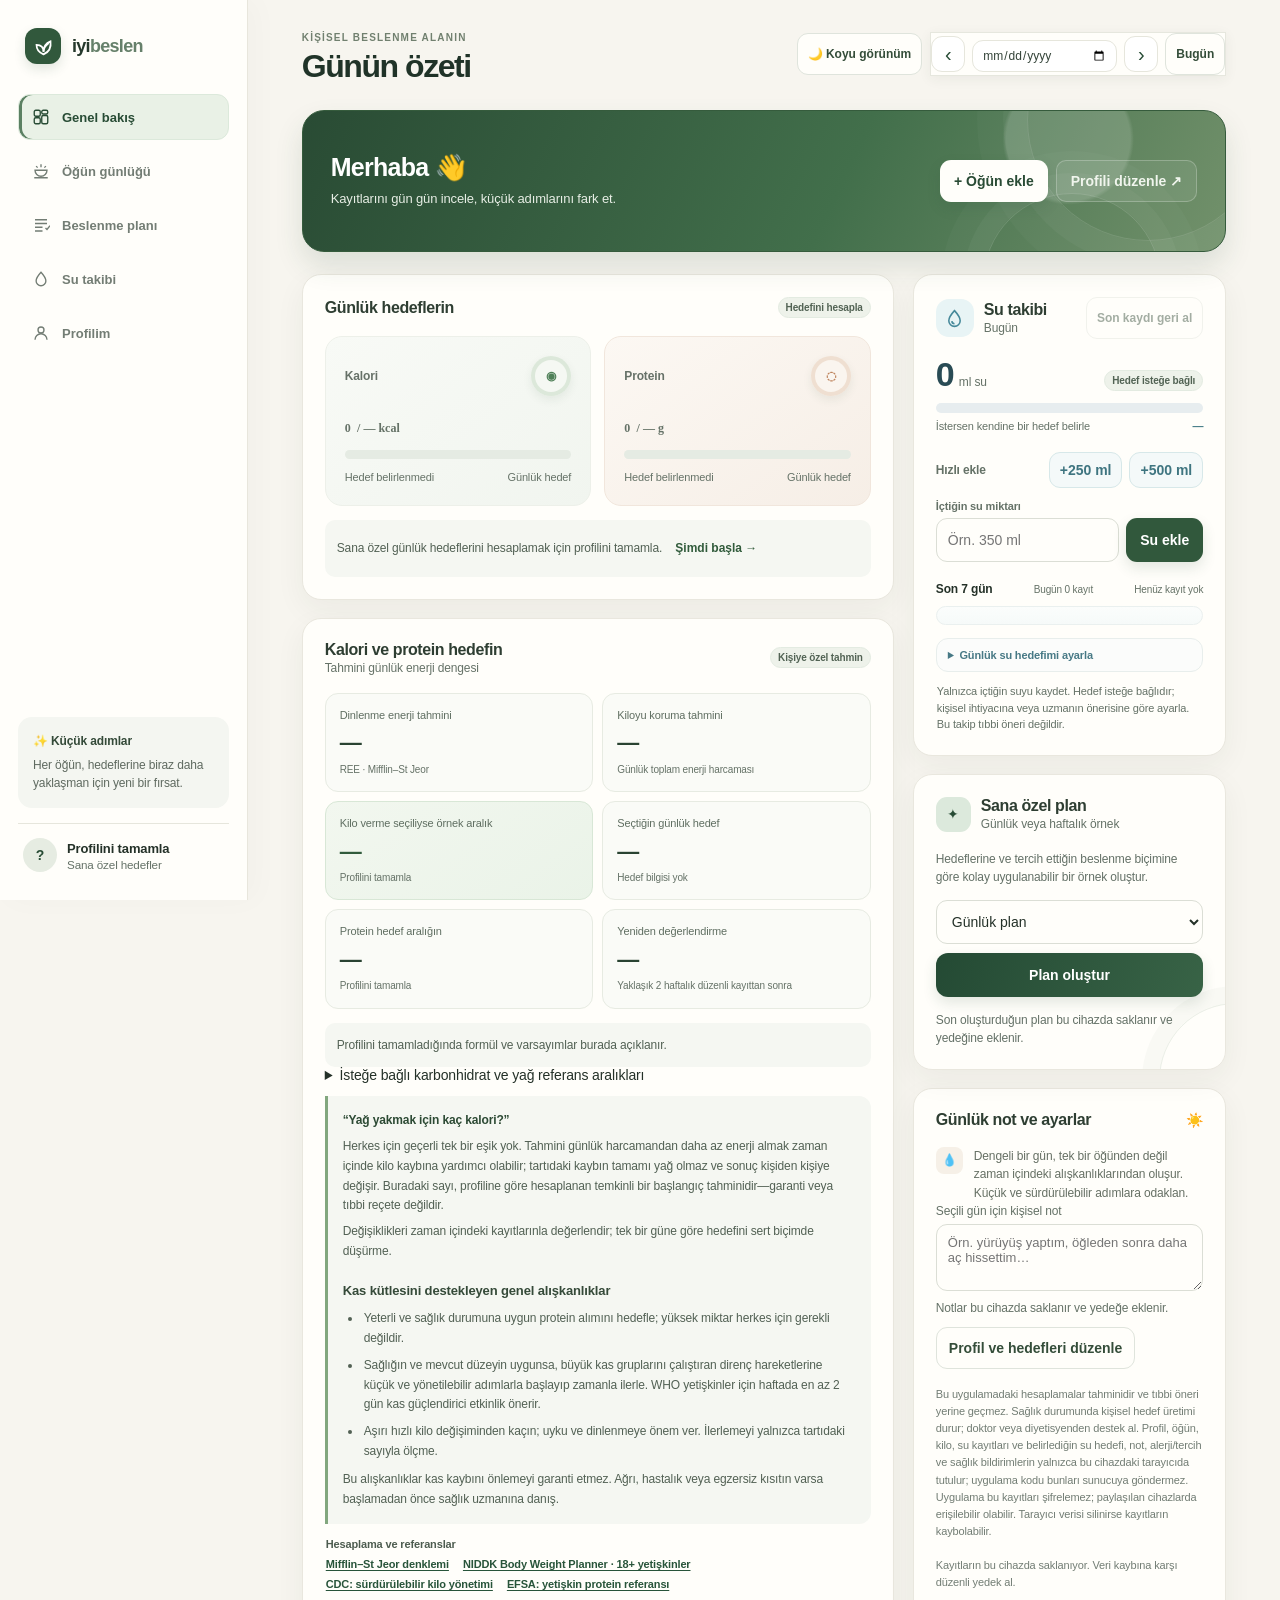
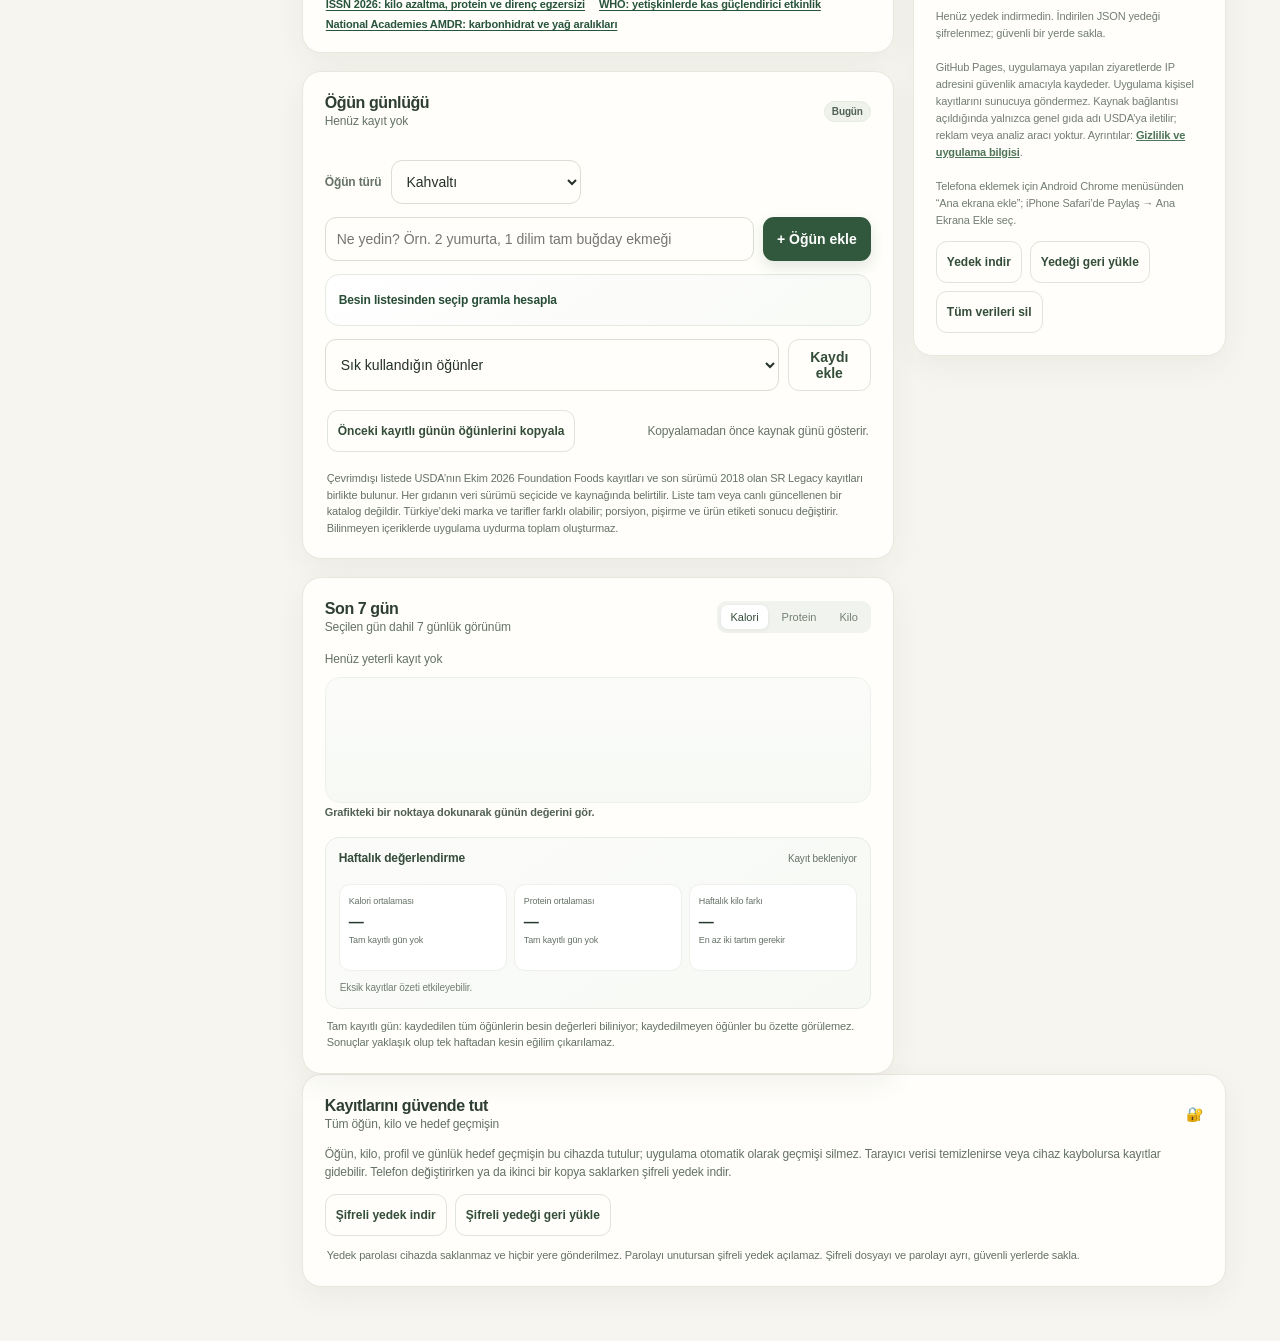
<file: index.html>
<!doctype html>
<html lang="tr">
<head>
  <meta charset="utf-8" />
  <meta name="viewport" content="width=device-width, initial-scale=1" />
  <meta name="theme-color" content="#f6f7f3" />
  <meta name="apple-mobile-web-app-capable" content="yes" />
  <meta name="apple-mobile-web-app-title" content="İyi Beslen" />
  <meta name="apple-mobile-web-app-status-bar-style" content="default" />
  <meta name="description" content="Kişisel kalori ve protein hedeflerini takip et, öğünlerini kaydet ve örnek beslenme planı oluştur." />
  <link rel="manifest" href="./manifest.webmanifest" />
  <link rel="icon" href="./icons/icon-192.svg" type="image/svg+xml" />
  <link rel="apple-touch-icon" href="./icons/icon-192.svg" />
  <title>Beslenme Günlüğüm</title>
  <style>
    :root{--bg:#f6f7f3;--paper:#fff;--ink:#202923;--muted:#7d877e;--line:#e9ece6;--green:#52765b;--green-dark:#294d37;--mint:#e8f0e8;--orange:#d28c5c;--lav:#e9e8f3;--shadow:0 12px 38px #2533280a}
    *{box-sizing:border-box}body{margin:0;background:var(--bg);color:var(--ink);font-family:'DM Sans',sans-serif;font-size:14px}button,input,select,textarea{font:inherit}button{cursor:pointer} .app{min-height:100vh;display:grid;grid-template-columns:230px 1fr}
    aside{background:#fff;border-right:1px solid var(--line);padding:28px 18px;display:flex;flex-direction:column;gap:30px}.brand{display:flex;align-items:center;gap:11px;padding:0 7px;font:800 17px Manrope,sans-serif;letter-spacing:-.6px}.brand-icon{width:36px;height:36px;border-radius:12px;background:var(--green-dark);display:grid;place-items:center;color:#fff}.brand-icon svg{width:21px}.nav{display:grid;gap:6px}.nav button{display:flex;align-items:center;gap:12px;width:100%;padding:12px 13px;border:0;background:transparent;color:#737d74;border-radius:11px;text-align:left;font-weight:600}.nav button svg{width:18px;height:18px}.nav button.active{color:var(--green-dark);background:var(--mint)}.side-bottom{margin-top:auto}.side-note{background:#f4f6f1;padding:15px;border-radius:14px;color:#5f6a60;line-height:1.55;font-size:12px}.side-note b{display:block;color:#344a39;margin-bottom:5px}.userbox{display:flex;align-items:center;gap:10px;padding:14px 5px 0;border-top:1px solid var(--line);margin-top:15px}.avatar{height:34px;width:34px;border-radius:50%;display:grid;place-items:center;background:#e6ece2;color:var(--green-dark);font-weight:700}.userbox strong{font-size:13px}.userbox small{display:block;color:var(--muted);margin-top:2px}
    main{padding:30px clamp(20px,4vw,56px) 50px;max-width:1500px;width:100%;margin:auto}.topbar{display:flex;justify-content:space-between;align-items:center;margin-bottom:28px}.eyebrow{font-size:12px;text-transform:uppercase;letter-spacing:1.2px;color:var(--muted);font-weight:700}.topbar h1{font:800 27px Manrope,sans-serif;letter-spacing:-.9px;margin:6px 0 0}.date-pill{border:1px solid var(--line);background:#fff;border-radius:10px;padding:10px 13px;color:#59645b;font-size:13px}.welcome{display:flex;justify-content:space-between;align-items:center;margin-bottom:22px}.welcome h2{font:700 19px Manrope,sans-serif;margin:0 0 5px}.welcome p{margin:0;color:var(--muted)}.linkbtn{background:none;border:0;color:var(--green);font-weight:700;padding:8px}
    .grid{display:grid;grid-template-columns:minmax(0,1.7fr) minmax(270px,.9fr);gap:18px}.leftcol,.rightcol{display:grid;gap:18px;align-content:start}.card{background:var(--paper);border:1px solid var(--line);border-radius:17px;padding:21px;box-shadow:var(--shadow)}.card-head{display:flex;align-items:center;justify-content:space-between;gap:10px;margin-bottom:17px}.card-head h3{font:700 15px Manrope,sans-serif;margin:0}.subtle{color:var(--muted);font-size:12px}.summary{display:grid;grid-template-columns:1fr 1fr;gap:13px}.target{padding:18px;border-radius:14px;background:#f8faf7}.target.protein{background:#faf8f5}.target-top{display:flex;justify-content:space-between;align-items:center;color:#667168;font-weight:600;font-size:12px}.target-top .dot{display:grid;place-items:center;width:29px;height:29px;background:#e9f0e8;border-radius:9px;color:var(--green)}.protein .target-top .dot{background:#f4ebe3;color:#bd8159}.target-val{font:800 25px Manrope,sans-serif;margin:11px 0 3px;letter-spacing:-.7px}.target-val span{font:600 12px 'DM Sans';color:var(--muted);letter-spacing:0}.target-meta{display:flex;justify-content:space-between;font-size:11px;color:var(--muted);margin-top:11px}.track{height:7px;background:#e8ece6;border-radius:9px;overflow:hidden;margin-top:7px}.track span{height:100%;display:block;background:var(--green);border-radius:9px;transition:width .3s}.protein .track span{background:var(--orange)}.chart-wrap{height:126px;position:relative;margin-top:11px}.chart-wrap svg{width:100%;height:100%;overflow:visible}.chart-grid{stroke:#edf0eb;stroke-width:1}.chart-label{font:10px 'DM Sans';fill:#909990}.chart-line{fill:none;stroke:#66836a;stroke-width:2.4;stroke-linecap:round;stroke-linejoin:round}.chart-dot{fill:#fff;stroke:#66836a;stroke-width:2}.chart-info{display:flex;justify-content:space-between;align-items:center}.weight-entry{display:flex;gap:7px}.weight-entry input{width:76px}.field, select,textarea{width:100%;border:1px solid #e2e7e0;border-radius:9px;background:#fff;padding:10px 11px;color:var(--ink);outline:none}.field:focus,select:focus,textarea:focus{border-color:#87a18a;box-shadow:0 0 0 3px #e9f0e8}.tiny{padding:7px 10px!important;font-size:12px!important}
    .meal-list{display:grid;gap:9px}.meal{display:flex;align-items:center;gap:12px;padding:12px 11px;border:1px solid #eef0eb;border-radius:12px}.meal-emoji{width:40px;height:40px;display:grid;place-items:center;background:#f4f6f1;border-radius:11px;font-size:18px}.meal-info{min-width:0;flex:1}.meal-info strong{font-size:13px;display:block;white-space:nowrap;overflow:hidden;text-overflow:ellipsis}.meal-info small{color:var(--muted);display:block;margin-top:4px;font-size:11px}.meal-kcal{text-align:right;white-space:nowrap}.meal-kcal b{font-size:13px}.meal-kcal small{display:block;color:var(--muted);font-size:11px;margin-top:3px}.meal-actions{display:flex;gap:2px;margin-left:2px}.icon-btn{border:0;background:transparent;color:#9aa29a;padding:6px;border-radius:7px}.icon-btn:hover{background:#f1f3ee;color:#425e47}.icon-btn svg{width:15px;height:15px}.empty{padding:27px 10px;text-align:center;color:var(--muted);font-size:13px}.addrow{display:flex;gap:9px;margin-top:13px}.addrow input{flex:1;min-width:0}.primary{border:0;background:var(--green-dark);color:#fff;border-radius:9px;padding:10px 14px;font-weight:700;white-space:nowrap}.primary:hover{background:#355e43}.secondary{border:1px solid var(--line);background:#fff;color:#425248;border-radius:9px;padding:9px 12px;font-weight:600}.estimate{font-size:11px;color:#818a81;margin:9px 2px 0;line-height:1.5}.calculation{font-size:12px;line-height:1.6;color:#657064;background:#f6f8f4;border-radius:10px;padding:12px;margin-top:14px}.calculation b{color:#364e3b}.plan-card{background:#edf3eb;border-color:#e4ece2}.plan-icon{height:35px;width:35px;background:#dce9dc;border-radius:11px;display:grid;place-items:center;color:var(--green-dark)}.plan-card p{font-size:12px;color:#647167;line-height:1.5;margin:10px 0 14px}.plan-card .primary{width:100%}.plan-result{margin-top:14px}.plan-day{border-top:1px solid #dce6da;padding:12px 0}.plan-day:first-child{border:0;padding-top:0}.plan-meal{font-size:12px;line-height:1.55;margin:7px 0;color:#3c493d}.plan-meal b{display:block}.plan-total{font-size:11px;color:#68806a;margin-top:8px}.tag{font-size:10px;background:#f1f3ed;border-radius:20px;padding:4px 7px;color:#707b70}.advice{display:flex;gap:11px;color:#667064;font-size:12px;line-height:1.55}.advice-icon{flex:0 0 27px;height:27px;background:#f6f0e7;border-radius:8px;display:grid;place-items:center}.notice{margin-top:17px;color:#868e85;font-size:11px;line-height:1.55}.modal-backdrop{position:fixed;inset:0;background:#18201b66;display:none;align-items:center;justify-content:center;padding:18px;z-index:5}.modal-backdrop.show{display:flex}.modal{width:min(560px,100%);max-height:90vh;overflow:auto;background:#fff;border-radius:18px;padding:24px;box-shadow:0 20px 70px #1114}.modal h2{font:800 20px Manrope;margin:0 0 6px}.modal>p{color:var(--muted);font-size:13px;margin:0 0 18px}.form-grid{display:grid;grid-template-columns:1fr 1fr;gap:12px}.form-group label{display:block;font-size:12px;font-weight:700;color:#59655b;margin:0 0 6px}.form-group.full{grid-column:1/-1}.form-grid select,.form-grid input{padding:10px}.modal-actions{display:flex;justify-content:flex-end;gap:9px;margin-top:18px}.switcher{display:flex;gap:5px;background:#f1f3ef;padding:4px;border-radius:9px}.switcher button{border:0;background:transparent;padding:6px 9px;border-radius:7px;font-size:11px;color:#738074}.switcher button.on{background:#fff;color:#354b3a;box-shadow:0 1px 4px #16201612}.toast{position:fixed;bottom:22px;left:50%;transform:translate(-50%,20px);opacity:0;background:#263e2d;color:white;padding:11px 16px;border-radius:10px;transition:.25s;pointer-events:none;z-index:10;font-size:13px}.toast.show{transform:translate(-50%,0);opacity:1}.mobile-nav{display:none}
    @media(max-width:900px){.app{grid-template-columns:72px 1fr}aside{padding:22px 10px;align-items:center}.brand{padding:0}.brand span,.nav .nav-label,.side-note,.userbox .user-meta{display:none}.nav button{justify-content:center;padding:12px}.userbox{border:0;padding-top:10px}.grid{grid-template-columns:1fr}.rightcol{grid-template-columns:1fr 1fr}.plan-card{grid-row:span 2}}
    @media(max-width:600px){.app{display:block;padding-bottom:66px}aside{display:none}main{padding:22px 15px 30px}.topbar{margin-bottom:22px}.topbar h1{font-size:24px}.date-pill{font-size:11px;padding:9px}.welcome{align-items:flex-start}.welcome h2{font-size:17px}.grid{gap:13px}.leftcol,.rightcol{gap:13px}.rightcol{grid-template-columns:1fr}.plan-card{grid-row:auto}.card{padding:17px}.summary{gap:8px}.target{padding:14px}.target-val{font-size:21px}.meal{padding:10px 8px;gap:8px}.meal-actions{flex-direction:column}.addrow{flex-wrap:wrap}.addrow input{flex-basis:100%}.primary.add{width:100%}.mobile-nav{display:flex;position:fixed;bottom:0;left:0;right:0;background:#fff;border-top:1px solid var(--line);justify-content:space-around;padding:8px 4px calc(8px + env(safe-area-inset-bottom));z-index:3}.mobile-nav button{border:0;background:none;color:#79837a;display:grid;place-items:center;gap:3px;font-size:9px}.mobile-nav button.active{color:var(--green-dark)}.mobile-nav svg{width:19px;height:19px}.form-grid{grid-template-columns:1fr}.form-group.full{grid-column:auto}.modal{padding:20px}}
    .data-actions{display:flex;gap:8px;flex-wrap:wrap;margin-top:12px}.danger{color:#9e5148;border-color:#efddda}.check-grid{display:grid;grid-template-columns:1fr 1fr;gap:8px}.check-item{display:flex!important;align-items:center;gap:7px;font-weight:500!important;margin:0!important}.check-item input{width:auto!important}.topbar-actions{display:flex;align-items:center;gap:8px}.install-btn[hidden]{display:none}
  </style>
  <link rel="stylesheet" href="./app.css?v=20261113.9" />
</head>
<body>
<div class="update-banner" id="updateBanner" role="status" aria-live="polite" hidden>
  <span>Yeni sürüm hazır. Kayıtların bu cihazda kalır.</span>
  <button class="update-apply" id="applyUpdate" type="button">Şimdi güncelle</button>
  <button class="update-dismiss" id="dismissUpdate" type="button" aria-label="Daha sonra hatırlat">Daha sonra</button>
</div>
<div class="app">
  <aside>
    <div class="brand"><div class="brand-icon"><svg viewBox="0 0 24 24" fill="none" stroke="currentColor" stroke-width="2"><path d="M12 21c-5-2-8-6-8-11 5 0 8 3 8 8 0-6 3-10 8-12 1 7-1 12-8 15Z"/><path d="M12 18c0-4 2-7 6-10"/></svg></div><span>iyi<span style="color:#66806a">beslen</span></span></div>
    <nav class="nav"><button class="active" data-scroll="overview"><svg viewBox="0 0 24 24" fill="none" stroke="currentColor" stroke-width="1.8"><rect x="3" y="3" width="8" height="8" rx="2"/><rect x="13" y="3" width="8" height="5" rx="2"/><rect x="13" y="10" width="8" height="11" rx="2"/><rect x="3" y="13" width="8" height="8" rx="2"/></svg><span class="nav-label">Genel bakış</span></button><button data-scroll="meals"><svg viewBox="0 0 24 24" fill="none" stroke="currentColor" stroke-width="1.8"><path d="M4 11h16a8 8 0 0 1-16 0Z"/><path d="M3 21h18M12 3v4M5.5 5.5l2 2M18.5 5.5l-2 2"/></svg><span class="nav-label">Öğün günlüğü</span></button><button data-scroll="plan"><svg viewBox="0 0 24 24" fill="none" stroke="currentColor" stroke-width="1.8"><path d="M4 5h16M4 10h16M4 15h10M4 20h10"/><path d="m18 16 2 2 4-5"/></svg><span class="nav-label">Beslenme planı</span></button><button data-scroll="waterTracker"><svg viewBox="0 0 24 24" fill="none" stroke="currentColor" stroke-width="1.8"><path d="M12 3s-6.5 7.1-6.5 11.5a6.5 6.5 0 0 0 13 0C18.5 10.1 12 3 12 3Z"/></svg><span class="nav-label">Su takibi</span></button><button id="profileNav"><svg viewBox="0 0 24 24" fill="none" stroke="currentColor" stroke-width="1.8"><circle cx="12" cy="8" r="4"/><path d="M4 21a8 8 0 0 1 16 0"/></svg><span class="nav-label">Profilim</span></button></nav>
    <div class="side-bottom"><div class="side-note"><b>✨ Küçük adımlar</b>Her öğün, hedeflerine biraz daha yaklaşman için yeni bir fırsat.</div><div class="userbox"><div class="avatar" id="avatar">?</div><div class="user-meta"><strong id="sideName">Profilini tamamla</strong><small id="sideGoal">Sana özel hedefler</small></div></div></div>
  </aside>
  <main id="overview">
    <div class="topbar"><div><div class="eyebrow">Kişisel beslenme alanın</div><h1 id="pageTitle" tabindex="-1">Günün özeti</h1></div><div class="topbar-actions"><button class="secondary tiny screen-back" id="screenBack" type="button" hidden>← Bölümlere dön</button><button class="secondary tiny install-btn" id="installApp" type="button" hidden>Uygulamayı yükle</button><button class="secondary tiny theme-toggle" id="themeToggle" type="button" aria-pressed="false">🌙 Koyu görünüm</button><div class="date-navigation" aria-label="Görüntülenen gün"><button class="date-step" id="previousDay" type="button" aria-label="Önceki gün">‹</button><div><span class="date-caption" id="todayLabel"></span><input class="date-input" id="dayPicker" type="date" aria-label="Kayıtlarını görüntüleyeceğin gün" /></div><button class="date-step" id="nextDay" type="button" aria-label="Sonraki gün">›</button><button class="secondary tiny" id="jumpToday" type="button">Bugün</button></div></div></div>
    <div class="welcome" data-app-view="today"><div><h2 id="greeting">Merhaba 👋</h2><p>Kayıtlarını gün gün incele, küçük adımlarını fark et.</p></div><div class="welcome-actions"><button class="primary" id="homeAddMeal" type="button">+ Öğün ekle</button><button class="linkbtn" id="editProfile">Profili düzenle ↗</button></div></div>
    <div class="grid">
      <div class="leftcol">
        <section class="card" data-app-view="today profile"><div class="card-head"><h3>Günlük hedeflerin</h3><span class="tag" id="goalTag">Hedefini hesapla</span></div><div class="summary">
          <div class="target calorie-target" id="calorieTargetCard"><div class="target-top"><span>Kalori</span><span class="dot">◉</span></div><div class="target-val"><span id="kcalEaten">0</span> <span>/ <span id="kcalTarget">—</span> kcal</span></div><div class="track"><span id="kcalBar" role="progressbar" aria-label="Kalori hedefi" aria-valuemin="0" style="width:0%"></span></div><div class="target-meta"><span id="kcalLeft">Hedef belirlenmedi</span><span>Günlük hedef</span></div></div>
          <div class="target protein" id="proteinTargetCard"><div class="target-top"><span>Protein</span><span class="dot">◌</span></div><div class="target-val"><span id="proteinEaten">0</span> <span>/ <span id="proteinTarget">—</span> g</span></div><div class="track"><span id="proteinBar" role="progressbar" aria-label="Protein hedefi" aria-valuemin="0" style="width:0%"></span></div><div class="target-meta"><span id="proteinLeft">Hedef belirlenmedi</span><span id="proteinPerKg">Günlük hedef</span></div></div>
        </div><div class="calculation" id="formulaNote">Sana özel günlük hedeflerini hesaplamak için profilini tamamla. <button class="linkbtn tiny" id="setupLink">Şimdi başla →</button></div></section>
        <section class="card goal-detail-card" id="goalDetails" data-app-view="profile" aria-labelledby="goalDetailsTitle">
          <div class="card-head"><div><h3 id="goalDetailsTitle">Kalori ve protein hedefin</h3><span class="subtle">Tahmini günlük enerji dengesi</span></div><span class="tag">Kişiye özel tahmin</span></div>
          <div class="goal-metric-grid"><div class="energy-metric"><span>Dinlenme enerji tahmini</span><strong id="goalRee">—</strong><small>REE · Mifflin–St Jeor</small></div><div class="energy-metric"><span>Kiloyu koruma tahmini</span><strong id="goalTdee">—</strong><small>Günlük toplam enerji harcaması</small></div><div class="goal-metric-highlight energy-metric"><span>Kilo verme seçiliyse örnek aralık</span><strong id="goalFatLoss">—</strong><small id="goalDeficit">Profilini tamamla</small></div><div class="energy-metric"><span>Seçtiğin günlük hedef</span><strong id="goalSelected">—</strong><small id="goalSelectedLabel">Hedef bilgisi yok</small></div><div class="protein-metric"><span>Protein hedef aralığın</span><strong id="goalProteinDetail">—</strong><small id="goalProteinBasis">Profilini tamamla</small></div><div class="energy-metric"><span>Yeniden değerlendirme</span><strong id="goalReassess">—</strong><small>Yaklaşık 2 haftalık düzenli kayıttan sonra</small></div></div>
          <div class="calculation goal-explainer" id="goalExplainer">Profilini tamamladığında formül ve varsayımlar burada açıklanır.</div>
          <details class="macro-reference" id="macroReference"><summary>İsteğe bağlı karbonhidrat ve yağ referans aralıkları</summary><div class="macro-range-grid"><div><span>Karbonhidrat</span><strong id="goalCarbRange">—</strong></div><div><span>Yağ</span><strong id="goalFatRange">—</strong></div></div><p class="estimate">Yetişkin AMDR enerji dağılımı referansından tahmin edilir: karbonhidrat %45–65, yağ %20–35. Bunlar bağımsız ve esnek aralıklardır; üst sınırları aynı anda hedeflemek gerekmez. Uygulama karbonhidrat/yağ alımını kaydetmez, besin veritabanı bu makroları kapsamıyor.</p></details>
          <div class="goal-explainer-copy"><strong>“Yağ yakmak için kaç kalori?”</strong><p>Herkes için geçerli tek bir eşik yok. Tahmini günlük harcamandan daha az enerji almak zaman içinde kilo kaybına yardımcı olabilir; tartıdaki kaybın tamamı yağ olmaz ve sonuç kişiden kişiye değişir. Buradaki sayı, profiline göre hesaplanan temkinli bir başlangıç tahminidir—garanti veya tıbbi reçete değildir.</p><p id="goalSafetyNote">Değişiklikleri zaman içindeki kayıtlarınla değerlendir; tek bir güne göre hedefini sert biçimde düşürme.</p><h4>Kas kütlesini destekleyen genel alışkanlıklar</h4><ul class="muscle-habits"><li>Yeterli ve sağlık durumuna uygun protein alımını hedefle; yüksek miktar herkes için gerekli değildir.</li><li>Sağlığın ve mevcut düzeyin uygunsa, büyük kas gruplarını çalıştıran direnç hareketlerine küçük ve yönetilebilir adımlarla başlayıp zamanla ilerle. WHO yetişkinler için haftada en az 2 gün kas güçlendirici etkinlik önerir.</li><li>Aşırı hızlı kilo değişiminden kaçın; uyku ve dinlenmeye önem ver. İlerlemeyi yalnızca tartıdaki sayıyla ölçme.</li></ul><p>Bu alışkanlıklar kas kaybını önlemeyi garanti etmez. Ağrı, hastalık veya egzersiz kısıtın varsa başlamadan önce sağlık uzmanına danış.</p></div>
          <div class="goal-sources"><strong>Hesaplama ve referanslar</strong><a href="https://pubmed.ncbi.nlm.nih.gov/2305711/" target="_blank" rel="noopener noreferrer">Mifflin–St Jeor denklemi</a><a href="https://www.niddk.nih.gov/bwp" target="_blank" rel="noopener noreferrer">NIDDK Body Weight Planner · 18+ yetişkinler</a><a href="https://www.cdc.gov/healthy-weight-growth/losing-weight/" target="_blank" rel="noopener noreferrer">CDC: sürdürülebilir kilo yönetimi</a><a href="https://www.efsa.europa.eu/en/press/news/120209" target="_blank" rel="noopener noreferrer">EFSA: yetişkin protein referansı</a><a href="https://pubmed.ncbi.nlm.nih.gov/42867412/" target="_blank" rel="noopener noreferrer">ISSN 2026: kilo azaltma, protein ve direnç egzersizi</a><a href="https://www.who.int/initiatives/behealthy/physical-activity/" target="_blank" rel="noopener noreferrer">WHO: yetişkinlerde kas güçlendirici etkinlik</a><a href="https://www.ncbi.nlm.nih.gov/books/NBK545442/" target="_blank" rel="noopener noreferrer">National Academies AMDR: karbonhidrat ve yağ aralıkları</a></div>
        </section>
        <section class="card" id="meals" data-app-view="today"><div class="card-head"><div><h3>Öğün günlüğü</h3><span class="subtle" id="mealCount">Henüz kayıt yok</span></div><span class="tag" id="mealDateTag">Bugün</span></div>
          <div id="mealList" class="meal-list"></div><div class="meal-toolbar"><label for="mealCategory">Öğün türü</label><select id="mealCategory" class="field"><option value="breakfast">Kahvaltı</option><option value="lunch">Öğle yemeği</option><option value="dinner">Akşam yemeği</option><option value="snack">Ara öğün</option><option value="other">Atıştırmalık / içecek</option></select></div><form id="mealForm" class="addrow"><input id="mealInput" class="field" placeholder="Ne yedin? Örn. 2 yumurta, 1 dilim tam buğday ekmeği" autocomplete="off"/><button class="primary add" type="submit">+ Öğün ekle</button></form>
          <details class="food-picker"><summary>Besin listesinden seçip gramla hesapla</summary><div class="food-picker-body"><p class="subtle">Gıdayı seç, yenebilir miktarı gram olarak gir. Kalori ve protein her kayıtta; karbonhidrat, yağ, lif ve sodyum da veride bulunduğunda gösterilir. Kaynağın veri sürümünü sonuçta görürsün.</p><label for="foodSearch">Besin ara</label><input id="foodSearch" class="field" type="search" placeholder="Örn. yumurta, yulaf, tavuk" autocomplete="off"/><label for="foodSelect">Besin ve pişme biçimi</label><select id="foodSelect" class="field"><option value="">Önce bir besin seç</option></select><div class="food-picker-row"><div><label for="foodGrams">Miktar</label><div class="food-grams"><input id="foodGrams" class="field" type="number" min="1" max="5000" step="1" inputmode="numeric" placeholder="150"/><span>g</span></div></div><div id="foodNutritionPreview" class="food-preview" role="status" aria-live="polite">Besin seçip gram miktarını gir.</div></div><button id="addSelectedFood" class="secondary" type="button" disabled>Hesabı gözden geçir</button><p class="estimate">Çiğ ve pişmiş ağırlıkları karıştırma. Marka, süzme, pişirme, yağ ve sos değerleri değiştirir; paketin etiketini kontrol et. Değerler tahmindir.</p></div></details>
          <div class="addrow"><select id="favoriteSelect" class="field"><option value="">Sık kullandığın öğünler</option></select><button class="secondary" id="addFavorite" type="button">Kaydı ekle</button></div><div class="meal-copy-row"><button class="secondary tiny" id="copyPreviousMeals" type="button">Önceki kayıtlı günün öğünlerini kopyala</button><span class="subtle">Kopyalamadan önce kaynak günü gösterir.</span></div><div class="estimate">Çevrimdışı listede USDA’nın Ekim 2026 Foundation Foods kayıtları ve son sürümü 2018 olan SR Legacy kayıtları birlikte bulunur. Her gıdanın veri sürümü seçicide ve kaynağında belirtilir. Liste tam veya canlı güncellenen bir katalog değildir. Türkiye’deki marka ve tarifler farklı olabilir; porsiyon, pişirme ve ürün etiketi sonucu değiştirir. Bilinmeyen içeriklerde uygulama uydurma toplam oluşturmaz.</div></section>
        <section class="card" data-app-view="progress"><div class="card-head"><div><h3>Son 7 gün</h3><span class="subtle">Seçilen gün dahil 7 günlük görünüm</span></div><div class="switcher"><button class="on" id="calorieView">Kalori</button><button id="proteinView">Protein</button><button id="weightView">Kilo</button></div></div><div class="chart-info"><span class="subtle" id="chartSummary">Henüz yeterli kayıt yok</span><div class="weight-entry" id="weightEntry" style="display:none"><input id="weightInput" type="number" step="0.1" class="field tiny" placeholder="kg"><button id="saveWeight" class="secondary tiny">Kaydet</button></div></div><div class="chart-wrap" id="chart"></div><p class="chart-point-readout" id="chartPointReadout" aria-live="polite">Grafikteki bir noktaya dokunarak günün değerini gör.</p><div class="weekly-review" id="weeklyReview" aria-live="polite"><div class="weekly-review-head"><strong>Haftalık değerlendirme</strong><span id="reviewCoverage">Kayıt bekleniyor</span></div><div class="review-coverage-days" id="reviewCoverageDays" role="group" aria-label="Son yedi günde kayıt kapsamı"></div><div class="weekly-review-grid"><div><span>Kalori ortalaması</span><strong id="reviewCalories">—</strong><small id="reviewCaloriesTarget">Tam kayıtlı gün yok</small></div><div><span>Protein ortalaması</span><strong id="reviewProtein">—</strong><small id="reviewProteinTarget">Tam kayıtlı gün yok</small></div><div><span>Haftalık kilo farkı</span><strong id="reviewWeight">—</strong><small id="reviewWeightDetail">En az iki tartım gerekir</small></div></div><p id="reviewMessage">Eksik kayıtlar özeti etkileyebilir.</p></div><div class="estimate">Tam kayıtlı gün: kaydedilen tüm öğünlerin besin değerleri biliniyor; kaydedilmeyen öğünler bu özette görülemez. Sonuçlar yaklaşık olup tek haftadan kesin eğilim çıkarılamaz.</div></section>
      </div>
      <div class="rightcol">
        <section class="card water-card" id="waterTracker" data-app-view="today" aria-labelledby="waterTitle">
          <div class="card-head">
            <div class="water-heading"><span class="water-icon" aria-hidden="true"><svg viewBox="0 0 24 24" fill="none" stroke="currentColor" stroke-width="1.8"><path d="M12 3s-6.5 7.1-6.5 11.5a6.5 6.5 0 0 0 13 0C18.5 10.1 12 3 12 3Z"/><path d="M9 15a3.2 3.2 0 0 0 3 3"/></svg></span><div><h3 id="waterTitle">Su takibi</h3><span class="subtle" id="waterDateLabel">Bugün</span></div></div>
            <button class="secondary tiny water-undo" id="waterUndo" type="button" disabled>Son kaydı geri al</button>
          </div>
          <div class="water-reading"><div><strong id="waterTotal">0</strong><span>ml su</span></div><span class="tag" id="waterGoalLabel">Hedef isteğe bağlı</span></div>
          <div class="water-progress-track" id="waterProgress" role="progressbar" aria-label="Günlük su takibi" aria-valuemin="0" aria-valuemax="1" aria-valuenow="0" aria-valuetext="Henüz su kaydı yok"><span id="waterProgressFill"></span></div>
          <div class="water-progress-caption"><span id="waterRemaining">İstersen kendine bir hedef belirle</span><span id="waterPercent" aria-live="polite">—</span></div>
          <div class="water-quick"><span class="subtle">Hızlı ekle</span><button class="secondary" type="button" data-water-add="250">+250 ml</button><button class="secondary" type="button" data-water-add="500">+500 ml</button></div>
          <form class="water-custom-form" id="waterCustomForm"><label for="waterCustomAmount">İçtiğin su miktarı</label><div><input class="field" id="waterCustomAmount" type="number" min="50" max="5000" step="50" inputmode="numeric" placeholder="Örn. 350 ml" required><button class="primary" type="submit">Su ekle</button></div></form>
          <div class="water-history-head"><strong>Son 7 gün</strong><span class="subtle" id="waterEntryCount">Bugün 0 kayıt</span><span class="subtle" id="waterWeekAverage">Henüz kayıt yok</span></div>
          <div class="water-week" id="waterWeek" role="group" aria-label="Seçili gün dahil son 7 günlük su kayıtları"></div>
          <details class="water-settings"><summary>Günlük su hedefimi ayarla</summary><form id="waterGoalForm"><label for="waterGoalAmount">Kendi hedefin (250–8.000 ml)</label><div><input class="field" id="waterGoalAmount" type="number" min="250" max="8000" step="50" inputmode="numeric" placeholder="Örn. 2000 ml"><button class="secondary" type="submit">Hedefi kaydet</button><button class="secondary tiny" id="clearWaterGoal" type="button">Hedefi kaldır</button></div></form></details>
          <p class="estimate water-note">Yalnızca içtiğin suyu kaydet. Hedef isteğe bağlıdır; kişisel ihtiyacına veya uzmanın önerisine göre ayarla. Bu takip tıbbi öneri değildir.</p>
        </section>
        <section class="card plan-card" id="plan" data-app-view="plan"><div class="card-head"><div style="display:flex;align-items:center;gap:10px"><div class="plan-icon">✦</div><div><h3>Sana özel plan</h3><span class="subtle">Günlük veya haftalık örnek</span></div></div></div><p>Hedeflerine ve tercih ettiğin beslenme biçimine göre kolay uygulanabilir bir örnek oluştur.</p><select id="planPeriod" class="field" style="margin-bottom:9px"><option value="day">Günlük plan</option><option value="week">7 günlük plan</option></select><button id="makePlan" class="primary">Plan oluştur</button><button id="addPlanShopping" class="secondary" type="button" hidden>Plan malzemelerini alışveriş listeme ekle</button><div class="plan-result" id="planResult"></div><p class="subtle" style="margin-bottom:0">Son oluşturduğun plan bu cihazda saklanır ve yedeğine eklenir.</p></section>
        <section class="card" data-app-view="profile"><div class="card-head"><h3>Günlük not ve ayarlar</h3><span>☀️</span></div><div class="advice"><div class="advice-icon">💧</div><div id="adviceText">Dengeli bir gün, tek bir öğünden değil zaman içindeki alışkanlıklarından oluşur. Küçük ve sürdürülebilir adımlara odaklan.</div></div><label class="subtle" for="dayNote">Seçili gün için kişisel not</label><textarea id="dayNote" class="field day-note" maxlength="3000" rows="3" placeholder="Örn. yürüyüş yaptım, öğleden sonra daha aç hissettim…"></textarea><div class="subtle" id="dayNoteStatus" aria-live="polite">Notlar bu cihazda saklanır ve yedeğe eklenir.</div><div class="data-actions"><button class="secondary" id="moreProfile" type="button">Profil ve hedefleri düzenle</button></div><div class="notice">Bu uygulamadaki hesaplamalar tahminidir ve tıbbi öneri yerine geçmez. Sağlık durumunda kişisel hedef üretimi durur; doktor veya diyetisyenden destek al. Profil, öğün, kilo, su kayıtları ve belirlediğin su hedefi, not, alerji/tercih ve sağlık bildirimlerin yalnızca bu cihazdaki tarayıcıda tutulur; uygulama kodu bunları sunucuya göndermez. Uygulama bu kayıtları şifrelemez; paylaşılan cihazlarda erişilebilir olabilir. Tarayıcı verisi silinirse kayıtların kaybolabilir.</div><div class="notice" id="storageStatus" role="status" aria-live="polite">Kayıtların bu cihazda saklanıyor. Veri kaybına karşı düzenli yedek al.</div><div class="notice" id="backupStatus">Henüz yedek indirmedin. İndirilen JSON yedeği şifrelenmez; güvenli bir yerde sakla.</div><div class="notice">GitHub Pages, uygulamaya yapılan ziyaretlerde IP adresini güvenlik amacıyla kaydeder. Uygulama kişisel kayıtlarını sunucuya göndermez. Kaynak bağlantısı açıldığında yalnızca genel gıda adı USDA’ya iletilir; reklam veya analiz aracı yoktur. Ayrıntılar: <a href="./gizlilik.html">Gizlilik ve uygulama bilgisi</a>.</div><div class="notice">Telefona eklemek için Android Chrome menüsünden “Ana ekrana ekle”; iPhone Safari’de Paylaş → Ana Ekrana Ekle seç.</div><div class="data-actions"><button class="secondary tiny" id="exportData">Yedek indir</button><button class="secondary tiny" id="importData">Yedeği geri yükle</button><input id="importFile" type="file" accept=".json,application/json" hidden/><button class="secondary tiny danger" id="deleteData">Tüm verileri sil</button></div></section>
      </div>
    </div>
        <section class="card backup-card" id="backup" data-app-view="profile">
          <div class="card-head"><div><h3>Kayıtlarını güvende tut</h3><span class="subtle">Tüm öğün, kilo ve hedef geçmişin</span></div><span aria-hidden="true">🔐</span></div>
          <p>Öğün, kilo, profil ve günlük hedef geçmişin bu cihazda tutulur; uygulama otomatik olarak geçmişi silmez. Tarayıcı verisi temizlenirse veya cihaz kaybolursa kayıtlar gidebilir. Telefon değiştirirken ya da ikinci bir kopya saklarken şifreli yedek indir.</p>
          <div class="data-actions"><button class="secondary tiny" id="createEncryptedBackup" type="button">Şifreli yedek indir</button><button class="secondary tiny" id="importEncryptedBackup" type="button">Şifreli yedeği geri yükle</button><input id="encryptedBackupFile" type="file" accept=".iyb,application/json" hidden /></div>
          <div class="estimate">Yedek parolası cihazda saklanmaz ve hiçbir yere gönderilmez. Parolayı unutursan şifreli yedek açılamaz. Şifreli dosyayı ve parolayı ayrı, güvenli yerlerde sakla.</div>
        </section>
  </main>
</div>
<nav class="mobile-nav"><button class="active" data-scroll="overview"><svg viewBox="0 0 24 24" fill="none" stroke="currentColor" stroke-width="1.8"><rect x="3" y="3" width="8" height="8" rx="2"/><rect x="13" y="3" width="8" height="5" rx="2"/><rect x="13" y="10" width="8" height="11" rx="2"/><rect x="3" y="13" width="8" height="8" rx="2"/></svg>Özet</button><button data-scroll="meals"><svg viewBox="0 0 24 24" fill="none" stroke="currentColor" stroke-width="1.8"><path d="M4 11h16a8 8 0 0 1-16 0Z"/><path d="M3 21h18M12 3v4"/></svg>Öğünler</button><button data-scroll="plan"><svg viewBox="0 0 24 24" fill="none" stroke="currentColor" stroke-width="1.8"><path d="M4 5h16M4 10h16M4 15h10M4 20h10"/></svg>Plan</button><button data-scroll="waterTracker"><svg viewBox="0 0 24 24" fill="none" stroke="currentColor" stroke-width="1.8"><path d="M12 3s-6.5 7.1-6.5 11.5a6.5 6.5 0 0 0 13 0C18.5 10.1 12 3 12 3Z"/></svg>Su</button><button id="mobileProfile"><svg viewBox="0 0 24 24" fill="none" stroke="currentColor" stroke-width="1.8"><circle cx="12" cy="8" r="4"/><path d="M4 21a8 8 0 0 1 16 0"/></svg>Profil</button></nav>
<div class="modal-backdrop" id="profileModal"><div class="modal" role="dialog" aria-modal="true" aria-labelledby="profileModalTitle"><h2 id="profileModalTitle">Hoş geldin</h2><p id="profileModalIntro">Hesap açman gerekmez. Profil bilgilerin ve kayıtların bu cihazda kalır; bilgileri yalnızca tahmini hedeflerini hesaplamak için kullanırız.</p><div class="profile-setup-actions"><button class="secondary" id="deferProfileSetup" type="button">Şimdilik uygulamaya göz at</button></div><form id="profileForm"><div class="form-grid">
  <div class="form-group"><label for="name">Adın (isteğe bağlı)</label><input class="field" id="name" placeholder="Adın"/></div><div class="form-group"><label for="age">Yaş</label><input class="field" id="age" type="number" min="18" max="100" required placeholder="Örn. 30"/></div>
  <div class="form-group"><label for="height">Boy (cm)</label><input class="field" id="height" type="number" min="100" max="230" required placeholder="Örn. 170"/></div><div class="form-group"><label for="weight">Kilo (kg)</label><input class="field" id="weight" type="number" min="25" max="300" step="0.1" required placeholder="Örn. 70"/></div>
  <div class="form-group"><label for="sex">Mifflin–St Jeor denklem katsayısı</label><select id="sex"><option value="range">Seçmek istemiyorum · aralık göster</option><option value="female">Kadın katsayısı</option><option value="male">Erkek katsayısı</option></select></div><div class="form-group"><label for="activity">Günlük hareket düzeyi</label><select id="activity"><option value="1.2">Hareketsiz · 1,20</option><option value="1.375">Az hareketli · 1,375</option><option value="1.55">Orta hareketli · 1,55</option><option value="1.725">Çok hareketli · 1,725</option><option value="1.9">Çok yoğun hareketli · 1,90</option></select></div>
  <div class="form-group"><label for="exerciseType">Egzersiz türü</label><select id="exerciseType"><option value="none">Düzenli egzersiz yok</option><option value="strength">Kuvvet / direnç</option><option value="cardio">Kardiyo</option><option value="mixed">Karma</option><option value="other">Diğer</option></select></div><div class="form-group"><label for="exerciseDays">Egzersiz sıklığı (gün/hafta)</label><select id="exerciseDays"><option value="0">0</option><option value="1">1</option><option value="2">2</option><option value="3">3</option><option value="4">4</option><option value="5">5</option><option value="6">6</option><option value="7">7</option></select></div><div class="form-group"><label for="exerciseMinutes">Süre (dk/seans, isteğe bağlı)</label><input class="field" id="exerciseMinutes" type="number" min="0" max="300" step="5" placeholder="Bilmiyorsan boş bırak"/></div>
  <div class="form-group full"><label for="activityCustom">Özel hareket katsayısı (isteğe bağlı, 1,0–2,5)</label><input class="field" id="activityCustom" type="number" min="1" max="2.5" step="0.025" placeholder="Boş bırak: seçtiğin düzeyin katsayısı kullanılsın"/></div>
  <div class="form-group"><label for="goal">Uygulamadan beklentin</label><select id="goal"><option value="lose">Yavaşça kilo vermek</option><option value="maintain">Kilomu korumak</option><option value="gain">Kilo almak</option><option value="muscle">Kas gelişimini desteklemek</option><option value="balanced">Daha dengeli beslenmek</option><option value="track">Yalnızca kayıt tutmak</option></select></div><div class="form-group"><label for="goalWeeks">Tercih edilen hedef dönemi (isteğe bağlı)</label><select id="goalWeeks"><option value="0">Belirtmek istemiyorum</option><option value="4">4 hafta</option><option value="8">8 hafta</option><option value="12">12 hafta</option><option value="16">16 hafta</option><option value="24">24 hafta</option><option value="36">36 hafta</option><option value="52">52 hafta</option></select></div>
  <div class="form-group"><label for="targetWeight">İstediğin kilo (kg, isteğe bağlı)</label><input class="field" id="targetWeight" type="number" min="25" max="300" step="0.1" placeholder="Örn. 68"><small class="subtle">Hedef, uygunluk kontrolü ve ilerleme görünümü içindir; otomatik kalori hesabını değiştirmez.</small></div><div class="form-group"><label for="milestoneWeight">Ara hedef (kg, isteğe bağlı)</label><input class="field" id="milestoneWeight" type="number" min="25" max="300" step="0.1" placeholder="Örn. 75"><small class="subtle">Ara hedefin mevcut kilon ile istediğin kilo arasında olmalı.</small></div>
  <div class="form-group"><label for="mealsPerDay">Öğün sayısı (isteğe bağlı)</label><select id="mealsPerDay"><option value="2">2 öğün</option><option value="3" selected>3 öğün</option><option value="4">4 öğün</option><option value="5">5 öğün</option></select></div>
  <div class="form-group"><label for="proteinChoice">Protein hedef aralığı</label><select id="proteinChoice"><option value="auto">Otomatik · hedef ve egzersize göre</option><option value="efsa">EFSA yetişkin nüfus referansı · 0,83 g/kg</option><option value="loss">Kilo azaltma bağlamı · 1,2–1,6 g/kg</option><option value="active">Düzenli egzersiz · 1,4–2,0 g/kg</option><option value="strength">Direnç egzersizi · 1,6–2,2 g/kg</option><option value="0.83">Özel tek değer · 0,83 g/kg</option><option value="1.2">Özel tek değer · 1,2 g/kg</option><option value="1.4">Özel tek değer · 1,4 g/kg</option><option value="1.6">Özel tek değer · 1,6 g/kg</option><option value="1.8">Özel tek değer · 1,8 g/kg</option><option value="2">Özel tek değer · 2,0 g/kg</option></select></div><div class="form-group"><label for="calorieAdjustment">Kalori hedefini düzenle (±100 kcal)</label><select id="calorieAdjustment"><option value="0">Otomatik hesap</option><option value="-100">Tahminden 100 kcal düşük</option><option value="100">Tahminden 100 kcal yüksek</option></select></div><div class="form-group full"><p class="estimate">Protein otomatik aralığı hedef ve egzersiz bilgisine göre seçilir; EFSA’nın 0,83 g/kg değeri sağlıklı yetişkinler için nüfus referansıdır. Egzersiz süresi eksikse antrenman özelinde üst aralık varsayılmaz. Böbrek/karaciğer hastalığı ve diğer önemli durumlarda kişisel hedef üretilmez. İstediğin aralığı seçebilirsin; kilo ve sağlık durumun için uygunluğunu uzmanla değerlendir.</p></div><div class="form-group"><label for="pregnancy">Hamilelik / emzirme</label><select id="pregnancy"><option value="no">Yok</option><option value="pregnant">Hamileyim</option><option value="nursing">Emziriyorum</option></select></div>
  <div class="form-group"><label for="diet">Beslenme tercihi</label><select id="diet"><option value="none">Özel tercihim yok</option><option value="vegetarian">Vejetaryen</option><option value="vegan">Vegan</option><option value="pescatarian">Pesketaryen</option></select></div><div class="form-group"><label for="avoid">Alerji / kaçınılan gıdalar</label><input class="field" id="avoid" placeholder="Örn. fıstık, süt, mantar"/></div>
  <div class="form-group full"><label>Önemli sağlık durumları</label><div class="check-grid"><label class="check-item"><input type="checkbox" name="health" value="böbrek hastalığı"/>Böbrek hastalığı</label><label class="check-item"><input type="checkbox" name="health" value="karaciğer hastalığı"/>Karaciğer hastalığı</label><label class="check-item"><input type="checkbox" name="health" value="yeme bozukluğu öyküsü"/>Yeme bozukluğu öyküsü</label><label class="check-item"><input type="checkbox" name="health" value="diyabet ilacı"/>Diyabet ilacı</label><label class="check-item"><input type="checkbox" name="health" value="bariatrik cerrahi"/>Bariatrik cerrahi</label><label class="check-item"><input type="checkbox" name="health" value="başka önemli sağlık durumu"/>Başka önemli durum</label></div></div>
  <div class="form-group full"><div class="notice" style="margin:0">Mifflin–St Jeor katsayıları cinsiyet kimliğini tanımlamaz; yalnızca denklem parametresidir. Seçmek istemezsen iki katsayıyla tahmin aralığı gösterilir. Egzersiz türü, gün ve süre protein bağlamını açıklar; kalori denkleminde günlük hareket katsayısı kullanılır ve egzersiz kalorisi ayrıca eklenmez. Hedef dönemi kalori hesabını değiştirmez ve sonuç garantisi değildir. 18 yaş yetişkin araçlarının alt sınırıdır; özgün denklem örneklemi 19 yaşta başladığı için 18 yaş hesabı bir yıllık dışa taşmadır. Kişisel sağlık durumunda uzmanla görüş.</div></div>
 </div><div class="modal-actions"><button type="button" class="secondary" id="cancelProfile">Vazgeç</button><button class="primary" type="submit">Hedeflerimi hesapla</button></div></form></div></div>
<div class="modal-backdrop" id="mealModal"><div class="modal"><h2>Öğünü düzenle</h2><p>Miktarları veya tahmini değerleri güncelleyebilirsin.</p><form id="editMealForm"><div class="form-grid"><div class="form-group full"><label for="editName">Yiyecek ve miktar açıklaması</label><input class="field" id="editName" required/></div><div class="form-group"><label for="editKcal">Kalori (kcal)</label><input class="field" type="number" id="editKcal" min="0" required/></div><div class="form-group"><label for="editProtein">Protein (g)</label><input class="field" type="number" id="editProtein" min="0" step="0.1" required/></div><div class="form-group"><label for="editCategory">Öğün türü</label><select id="editCategory" class="field"><option value="breakfast">Kahvaltı</option><option value="lunch">Öğle yemeği</option><option value="dinner">Akşam yemeği</option><option value="snack">Ara öğün</option><option value="other">Atıştırmalık / içecek</option></select></div><div class="form-group full"><label for="editAssumption">Porsiyon / pişirme / ek varsayımlar</label><input class="field" id="editAssumption"/></div></div><div class="modal-actions"><button type="button" class="secondary" id="cancelMeal">Vazgeç</button><button type="button" class="secondary" id="saveUnknownMeal" style="display:none">Besin değeri olmadan kaydet</button><button class="primary" type="submit">Tahmini kaydet</button></div></form></div></div>
<div class="modal-backdrop" id="encryptedBackupModal"><div class="modal" role="dialog" aria-modal="true" aria-labelledby="encryptedBackupTitle"><h2 id="encryptedBackupTitle">Şifreli yedek</h2><p id="encryptedBackupDescription"></p><form id="encryptedBackupForm"><div class="form-grid"><div class="form-group full"><label for="backupPassword">Yedek parolası (en az 12 karakter)</label><input class="field" id="backupPassword" type="password" minlength="12" autocomplete="new-password" required /></div><div class="form-group full" id="backupPasswordConfirmGroup"><label for="backupPasswordConfirm">Parolayı tekrar yaz</label><input class="field" id="backupPasswordConfirm" type="password" minlength="12" autocomplete="new-password" required /></div></div><div class="modal-actions"><button type="button" class="secondary" id="cancelEncryptedBackup">Vazgeç</button><button class="primary" id="submitEncryptedBackup" type="submit">Şifreli dosyayı indir</button></div></form></div></div>
<div class="toast" id="toast" role="status" aria-live="polite" aria-atomic="true"></div>
<script src="./nutrition-data.js?v=20261113.12"></script>
<script>
(()=>{
  const $=s=>document.querySelector(s), today=()=>new Date().toLocaleDateString('sv-SE');
  const KEY='iyibeslen-v1', BACKUP_KEY='iyibeslen-last-backup-v1'; let state=load(), lastSavedState=JSON.stringify(state), editingMeal=null, pendingMeal=null, chartMode='calorie', selectedDate=today(), encryptedBackupMode='export', encryptedBackupFile=null;
  function load(){try{const d=JSON.parse(localStorage.getItem(KEY))||{},defaults={profile:null,days:{},weights:{},dayTargets:{},favorites:[],lastPlan:null,notes:{},habits:{},shoppingList:[],savedRecipes:[],trackingPreferences:{calories:true,protein:true,weight:true},planShoppingItems:[],planSignature:'',pantryItems:[]};if(d.profile?.proteinChoice===.8)d.profile.proteinChoice=.83;return{...defaults,...d,trackingPreferences:{...defaults.trackingPreferences,...(d.trackingPreferences||{})}}}catch{return{profile:null,days:{},weights:{},dayTargets:{},favorites:[],lastPlan:null,notes:{},habits:{},shoppingList:[],savedRecipes:[],trackingPreferences:{calories:true,protein:true,weight:true},planShoppingItems:[],planSignature:'',pantryItems:[]}}}
  let persistenceRequestStarted=false;
  function save(){try{const snapshot=JSON.stringify(state);localStorage.setItem(KEY,snapshot);lastSavedState=snapshot}catch{try{state=JSON.parse(lastSavedState)}catch{}$('#storageStatus').textContent='Bu değişiklik kaydedilemedi. Ekrandaki eski kayıtlar korundu; yer açıp tekrar dene ve yedek indir.';showToast('Kaydedilemedi · tarayıcıda yer olmayabilir');return false}$('#storageStatus').textContent=`Son kaydetme: ${new Date().toLocaleTimeString('tr-TR',{hour:'2-digit',minute:'2-digit'})} · yalnızca bu cihazda`;if(!persistenceRequestStarted&&navigator.storage?.persist){persistenceRequestStarted=true;try{navigator.storage.persist().then(granted=>{if(granted)$('#storageStatus').textContent+=' · tarayıcı depolamayı korumayı kabul etti';else $('#storageStatus').textContent+=' · tarayıcı veriyi temizleyebilir; yedek al'}).catch(()=>{})}catch{}}return true}
  // Previously, records saved after the user's confirmation retained a stale pending flag.
  let confirmedMealMigration=false;for(const entries of Object.values(state.days||{}))if(Array.isArray(entries))for(const meal of entries)if(meal?.requiresConfirm===true){meal.requiresConfirm=false;confirmedMealMigration=true}if(confirmedMealMigration){lastSavedState=JSON.stringify(state);save()}
  if(Object.keys(state.dayTargets||{}).some(date=>date>=today()&&!Object.prototype.hasOwnProperty.call(state.dayTargets[date]||{},'proteinMin'))){for(const date of Object.keys(state.dayTargets||{}))if(date>=today()&&!Object.prototype.hasOwnProperty.call(state.dayTargets[date]||{},'proteinMin'))delete state.dayTargets[date];save()}
  function updateBackupStatus(){const el=$('#backupStatus');let value=null,kind='json';try{value=localStorage.getItem(BACKUP_KEY);kind=localStorage.getItem(BACKUP_KEY+'-kind')||'json'}catch{}if(!value){el.textContent='Henüz yedek indirmedin. Şifreli .iyb yedeği, parolanı cihazda saklamadan bu tarayıcıda oluşturabilirsin.';return}const date=new Date(value);if(Number.isNaN(date.getTime())){el.textContent='Yedek tarih bilgisi okunamadı. İndirdiğin yedek dosyasını güvenli bir yerde sakla.';return}const days=Math.floor((Date.now()-date.getTime())/86400000),formatted=date.toLocaleDateString('tr-TR'),label=kind==='encrypted'?'Şifreli .iyb yedeği':'Şifresiz JSON yedeği';el.textContent=`Son yedek indirme: ${formatted} · ${label}${days>=7?' · bir haftayı geçti, yeni yedek al':''}. Dosyanı güvenli bir yerde sakla.`}
  function updateStorageStatus(){const el=$('#storageStatus');if(!el)return;try{navigator.storage?.persisted?.().then(granted=>{if(granted)el.textContent='Bu cihazda kaydediliyor · tarayıcı depolamayı korumayı kabul etti; yine de yedek al'}).catch(()=>{})}catch{}}
  function dayData(d=selectedDate){return state.days[d]||(state.days[d]=[])}
  function totals(entries){return entries.reduce((a,m)=>{if(m?.unknown||m?.requiresConfirm||!Number.isFinite(Number(m?.kcal))||!Number.isFinite(Number(m?.protein))){a.unknownCount++;return a}a.kcal+=Number(m.kcal);a.protein+=Number(m.protein);return a},{kcal:0,protein:0,unknownCount:0})}
  function targetForDay(p,d=selectedDate){if(!p||restricted(p)||p.goal==='track')return null;return state.dayTargets[d]||goalData(p)}
  function profileFingerprint(p){if(!p)return'';const fields=['age','height','weight','sex','activity','goal','goalWeeks','targetWeight','milestoneWeight','calorieAdjustment','mealsPerDay','diet','avoid','exerciseType','exerciseDays','exerciseMinutes','proteinChoice','pregnancy','healthFlags'];const raw=JSON.stringify(fields.map(key=>p[key]??''));let hash=2166136261;for(let i=0;i<raw.length;i++)hash=Math.imul(hash^raw.charCodeAt(i),16777619);return(hash>>>0).toString(16).padStart(8,'0')}
  function restricted(p){return !!p&&(p.age<18||p.age>78||p.weight/((p.height/100)**2)<18.5||p.pregnancy==='pregnant'||p.pregnancy==='nursing'||(p.healthFlags||[]).length>0)}
  function restrictionReason(p){if(p.age<18)return'18 yaş altı için yetişkin enerji tahmini kullanılmaz.';if(p.age>78)return'Bu uygulamadaki enerji denkleminin özgün araştırması 19–78 yaş aralığındadır; 78 yaş üzerinde otomatik hedef oluşturulmaz.';if(p.weight/((p.height/100)**2)<18.5)return'Beden kitle indeksi 18,5’in altında olduğu için otomatik kalori hedefi oluşturulmaz.';if(p.pregnancy==='pregnant'||p.pregnancy==='nursing')return'Hamilelik veya emzirme döneminde otomatik hedef oluşturulmaz.';if((p.healthFlags||[]).length)return'Bildirdiğin sağlık durumu nedeniyle kişisel hedef ve plan oluşturulmaz. Doktor veya diyetisyene danışabilirsin.';return''}
  function calcFor(p,sex){const ree=9.99*p.weight+6.25*p.height-4.92*p.age+(sex==='male'?5:-161),tdee=ree*p.activity,deficit=p.goal==='lose'?Math.min(300,tdee*.10):0;let kcal=tdee-deficit;if(p.goal==='gain')kcal=tdee+Math.min(200,tdee*.08);return{ree,tdee,kcal,deficit}}
  function proteinBandFor(p,bmi){const choice=String(p.proteinChoice??'auto'),legacy=Number(choice);if(choice!=='auto'&&Number.isFinite(legacy)&&legacy>=.8&&legacy<=2)return{min:legacy,max:legacy,label:'Seçtiğin tek değer; genel referans, kişisel reçete değil.'};const choices={efsa:{min:.83,max:.83,label:'EFSA sağlıklı yetişkin nüfus referansı.'},loss:{min:1.2,max:1.6,label:'Kilo azaltma bağlamında yayımlanmış genel aralık; herkes için zorunlu değildir.'},active:{min:1.4,max:2,label:'Düzenli egzersiz yapan yetişkinler için genel aralık.'},strength:{min:1.6,max:2.2,label:'Direnç egzersizi bağlamındaki genel aralık; sağlık durumuna göre uygun olmayabilir.'}};if(choices[choice])return choices[choice];if(bmi>=30)return{min:null,max:null,label:'BKİ 30 ve üzerindeyken protein miktarını yalnızca mevcut kiloya göre hesaplamak uygun olmayabilir; diyetisyenle belirle.'};const enoughExercise=p.exerciseType!=='none'&&Number(p.exerciseDays)>=2&&Number(p.exerciseMinutes)>=20;if(enoughExercise&&p.exerciseType==='strength')return{min:1.6,max:2.2,label:'Egzersiz türü, sıklığı ve süresine göre direnç antrenmanı aralığı.'};if(enoughExercise)return{min:1.4,max:2,label:'Egzersiz türü, sıklığı ve süresine göre aktif yetişkin aralığı.'};if(p.goal==='lose')return{min:1.2,max:1.6,label:'Kilo azaltma bağlamında genel aralık; egzersiz süresi eksikse egzersiz özelinde ayarlama yapılmadı.'};return{min:.83,max:.83,label:'Düzenli egzersiz bildirilmediğinde EFSA sağlıklı yetişkin nüfus referansı; kişisel reçete değildir.'}}
  function kcalOffset(p){const value=Number(p.calorieAdjustment||0);return Number.isFinite(value)?Math.max(-100,Math.min(100,value)):0}
  function goalData(p){if(!p||restricted(p)||p.goal==='track')return null;const variants=p.sex==='range'?[calcFor(p,'female'),calcFor(p,'male')]:[calcFor(p,p.sex||'female')],offset=kcalOffset(p),baseLow=Math.min(...variants.map(x=>x.kcal))+offset,baseHigh=Math.max(...variants.map(x=>x.kcal))+offset,bandWidth=Math.max(75,Math.round(((baseLow+baseHigh)/2)*.05)),low=baseLow-bandWidth,provisionalHigh=baseHigh+bandWidth,high=p.goal==='lose'?Math.min(provisionalHigh,Math.min(...variants.map(x=>x.tdee))):provisionalHigh;if(low<1200)return null;const reeLow=Math.min(...variants.map(x=>x.ree)),reeHigh=Math.max(...variants.map(x=>x.ree)),tdeeLow=Math.min(...variants.map(x=>x.tdee)),tdeeHigh=Math.max(...variants.map(x=>x.tdee)),deficits=variants.map(x=>x.deficit-offset),deficitMin=Math.max(0,Math.min(...deficits)),deficitMax=Math.max(0,Math.max(...deficits)),kcalMin=Math.round(low/50)*50,kcalMax=p.goal==="lose"?Math.floor(high/50)*50:Math.round(high/50)*50,kcal=Math.min(kcalMax,Math.max(kcalMin,Math.round(((baseLow+baseHigh)/2)/50)*50)),bmi=p.weight/((p.height/100)**2),band=proteinBandFor(p,bmi),proteinMin=band.min==null?null:Math.round(p.weight*band.min),proteinMax=band.max==null?null:Math.round(p.weight*band.max),protein=proteinMin==null?null:Math.round((proteinMin+proteinMax)/2),mult=band.min==null?null:+((band.min+band.max)/2).toFixed(2),carbsMin=Math.round(kcalMin*.45/4),carbsMax=Math.round(kcalMax*.65/4),fatMin=Math.round(kcalMin*.20/9),fatMax=Math.round(kcalMax*.35/9);return{ree:Math.round((reeLow+reeHigh)/2),reeMin:Math.round(reeLow),reeMax:Math.round(reeHigh),tdee:Math.round((tdeeLow+tdeeHigh)/2),tdeeMin:Math.round(tdeeLow),tdeeMax:Math.round(tdeeHigh),kcal,kcalMin,kcalMax,deficitMin,deficitMax,protein,proteinMin,proteinMax,mult,multMin:band.min,multMax:band.max,proteinNote:band.label,carbsMin,carbsMax,fatMin,fatMax,bmi}}
  function goalUnavailableReason(p){if(!p)return'Profilini tamamla.';if(restricted(p))return restrictionReason(p);const candidate=p.sex==='range'?[calcFor(p,'female'),calcFor(p,'male')]:[calcFor(p,p.sex||'female')],low=Math.min(...candidate.map(x=>x.kcal))+kcalOffset(p)-Math.max(75,Math.round(((Math.min(...candidate.map(x=>x.kcal))+Math.max(...candidate.map(x=>x.kcal)))/2)*.05));return low<1200?'Bu hesapta başlangıç aralığı uygulamanın ihtiyatlı 1.200 kcal/gün alt sınırının altına düşüyor. Bu sayı evrensel güvenli gereksinim değildir; uygulama otomatik hedef vermiyor. Uzman desteği alabilirsin.':''}
  function calorieTargetStatus(consumed,g){const low=g.kcalMin??g.kcal,high=g.kcalMax??g.kcal,eaten=Math.round(consumed);if(low===high){const difference=low-eaten;return difference>0?`~${difference} kcal kaldı`:difference<0?`~${-difference} kcal hedefin üzerinde`:'Hedefe ulaştın'}if(eaten<low)return`Alt sınıra ~${low-eaten} kcal kaldı`;if(eaten>high)return`Hedef aralığının ~${eaten-high} kcal üzerinde`;return'Hedef aralığının içinde'}
  function proteinTargetStatus(consumed,target){const difference=target-Math.round(consumed);return difference>0?`${difference} g kaldı`:difference<0?`${-difference} g hedefin üzerinde`:'Hedefe ulaştın'}
  let toastTimer;function showToast(msg,action){const t=$('#toast');clearTimeout(toastTimer);t.replaceChildren();const text=document.createElement('span');text.textContent=msg;t.append(text);t.classList.toggle('has-action',!!action);if(action){const button=document.createElement('button');button.type='button';button.className='toast-action';button.textContent=action.label;button.onclick=()=>{clearTimeout(toastTimer);t.classList.remove('show','has-action');t.replaceChildren();action.run()};t.append(button)}t.classList.add('show');toastTimer=setTimeout(()=>{t.classList.remove('show','has-action');t.replaceChildren()},action?7000:2400)}
  function esc(s){return String(s).replace(/[&<>"']/g,c=>({'&':'&amp;','<':'&lt;','>':'&gt;','"':'&quot;',"'":'&#39;'}[c]))}
  const foodDB=window.NUTRITION_DATA||[];
  const foodDatasetLabel=food=>food.datasetType?`${food.datasetType} · ${food.release}`:'SR Legacy · final release April 2018';
  const foodSourceLabel=food=>`USDA FoodData Central ${foodDatasetLabel(food)} · ${food.fdc}`;
  function foodReferenceMarkup(meal){const source=String(meal.source||''),refs=foodDB.filter(food=>source.includes(foodSourceLabel(food))||(!food.datasetType&&source.includes(`USDA FoodData Central SR Legacy · ${food.fdc}`)));if(!refs.length)return'';return' · '+refs.map(food=>`<a class="meal-source-link" href="https://fdc.nal.usda.gov/food-search/?query=${encodeURIComponent(food.query)}&amp;type=${encodeURIComponent(food.datasetType==='Foundation Foods'?'Foundation':'SR Legacy')}" target="_blank" rel="noopener noreferrer">USDA kaydı: ${esc(food.fdc)} · ${esc(foodDatasetLabel(food))} ↗</a>`).join(' · ')}
  const nums={'bir':1,'iki':2,'üç':3,'uc':3,'dört':4,'dort':4,'beş':5,'bes':5,'altı':6,'alti':6,'yedi':7,'sekiz':8,'dokuz':9,'on':10,'yarım':.5,'yarim':.5};
  const amountWords='[0-9]+(?:[.,][0-9]+)?|bir|iki|üç|uc|dört|dort|beş|bes|altı|alti|yedi|sekiz|dokuz|on|yarım|yarim';
  const amountUnits='yemek kaşığı|adet|tane|dilim|bardak|kase|porsiyon|g|gr|gram|kg|ml';
  const cookedState=/(?:^|[^a-z0-9])(pişmiş|haşlanmış|ızgara|ızgarada|fırında|kaynatılmış)(?=$|[^a-z0-9])/i;
  function amountToGrams(f,token,rawUnit){const amount=nums[token]??Number(token.replace(',','.'));let unit=(rawUnit||'').toLocaleLowerCase('tr');if(!Number.isFinite(amount)||amount<=0)return{error:'Miktar geçersiz.'};if(!unit){if(f.countPerServing)unit='adet';else if(['adet','tane','dilim','bardak','kase','porsiyon','yemek kaşığı'].includes(f.unit))unit=f.unit;else return{error:`${f.name} için miktarın birimi belirsiz; gram, ml veya uygun porsiyon birimi belirt.`}}if(['g','gr','gram','kg','ml'].includes(unit)){if(unit==='ml'&&!f.mlToGrams)return{error:`${f.name} için hacimden grama güvenilir dönüşüm yok; gram olarak gir.`};const grams=amount*(unit==='kg'?1000:unit==='ml'?f.mlToGrams:1);return{grams,detail:`${amount} ${unit}`}}const counted=['adet','tane','dilim'].includes(unit),grams=amount*f.servingGrams/(counted?(f.countPerServing||1):1);return{grams,detail:`${amount} ${unit} (${(grams/amount).toFixed(1)} g/birim varsayımı)`}}
  function foodContext(text,start,term,current){let from=0,to=text.length;for(const other of foodDB){if(other===current)continue;for(const t of other.terms){const before=text.lastIndexOf(t,start-1);if(before>=from)from=before+t.length;const after=text.indexOf(t,start+term.length);if(after>=0&&after<to)to=after}}for(const mark of [',',';','!','?']){const before=text.lastIndexOf(mark,start-1);if(before>=0)from=Math.max(from,before+1);const after=text.indexOf(mark,start+term.length);if(after>=0)to=Math.min(to,after)}const dotBefore=text.lastIndexOf('.',start-1);if(dotBefore>=0&&!/[0-9]/.test(text[dotBefore+1]||''))from=Math.max(from,dotBefore+1);const dotAfter=text.indexOf('.',start+term.length);if(dotAfter>=0&&!/[0-9]/.test(text[dotAfter+1]||''))to=Math.min(to,dotAfter);return text.slice(from,to)}
  function unknownMeal(text,reason){return{name:text.trim(),kcal:0,protein:0,unknown:true,assumption:reason,emoji:'🍽️',approx:true,requiresConfirm:true,source:'Güvenilir ve uygun eşleşme bulunamadı; besin değeri tahmin edilmedi.'}}
  function estimateMeal(text){
    const low=text.toLocaleLowerCase('tr'),found=[],used=[];
    if(!text.trim())return unknownMeal(text,'Yiyecek adı girilmedi.');
    if(/(pilav|çorba|yemeği|menemen|kızart|tavada|sos|şekerli|kremalı|çiğ\s*yumurta)/i.test(low))return unknownMeal(text,'Tarif, pişirme yağı veya ek malzemeler besin değerini önemli ölçüde değiştirebilir. Yemeği malzemeleriyle ayrı ayrı kaydet ya da ürün veya tarifteki toplam değerleri gir.');
    const candidates=[];for(const f of foodDB)for(const term of f.terms){const idx=low.indexOf(term);if(idx>=0)candidates.push({f,term,idx})}candidates.sort((a,b)=>b.term.length-a.term.length||a.idx-b.idx);const selected=[];for(const candidate of candidates)if(!selected.some(item=>candidate.idx<item.idx+item.term.length&&item.idx<candidate.idx+candidate.term.length))selected.push(candidate);selected.sort((a,b)=>a.idx-b.idx);
    for(const {f,term,idx} of selected){const escaped=term.replace(/[.*+?^${}()|[\]\\]/g,'\\$&'),occurrences=[...low.matchAll(new RegExp(escaped,'g'))].length;if(occurrences>1)return unknownMeal(text,`“${term}” birden fazla kez yazılmış. Aynı gıdayı tek miktarda birleştir (ör. 3 yumurta) veya ayrı kayıt oluştur.`);if(f.requiresCooked&&!cookedState.test(foodContext(low,idx,term,f)))return unknownMeal(text,`${f.name} için çiğ ve pişmiş değerler farklıdır. Miktarla birlikte “pişmiş”, “ızgara” veya “haşlanmış” durumunu belirt.`);used.push(term);
      const prefix=low.slice(0,idx),prefixMatch=prefix.match(new RegExp(`(?:^|[\\s,])(${amountWords})\\s*(${amountUnits})?(?:\\s*(?:pişmiş|haşlanmış|ızgara|ızgarada|fırında|kaynatılmış))*\\s*$`));let quantity=prefixMatch,quantityFromSuffix=false;
      if(!quantity){const start=idx+term.length;let nextFood=low.length;for(const other of foodDB){if(other===f)continue;for(const otherTerm of other.terms){const pos=low.indexOf(otherTerm,start);if(pos>=0&&pos<nextFood)nextFood=pos}}let punctuation=low.length;const punct=low.slice(start).search(/[,;!?]/);if(punct>=0)punctuation=start+punct;const boundary=Math.min(nextFood,punctuation),suffix=low.slice(start,boundary),suffixMatch=suffix.match(new RegExp(`^\\s*(${amountWords})\\s*(${amountUnits})?(?=\\s|$)`));if(suffixMatch){const remainder=suffix.slice(suffixMatch[0].length).replace(/[.!?]/g,'').trim();if(!suffixMatch[2]&&(remainder||nextFood<punctuation))return unknownMeal(text,`${f.name} miktarı ile sonraki gıda arasındaki yazım belirsiz; her gıdanın miktarını birimiyle yaz.`);quantity=suffixMatch;quantityFromSuffix=true}}
      let grams=f.servingGrams,detail='';if(quantity){const converted=amountToGrams(f,quantity[1],quantity[2]);if(converted.error)return unknownMeal(text,converted.error);grams=converted.grams;detail=converted.detail}else detail=`miktar belirtilmedi; ${Math.round(f.servingGrams)} g (${f.unit}) standart porsiyon varsayıldı`;
      if(!Number.isFinite(grams)||grams<=0||grams>5000)return unknownMeal(text,'Porsiyon miktarı geçersiz veya çok büyük. Gram/adet miktarını kontrol et.');const factor=grams/100,macroDetails=[['karbonhidrat',f.carbs100,'g'],['yağ',f.fat100,'g'],['lif',f.fiber100,'g'],['sodyum',f.sodium100,'mg']].filter(([,amount])=>Number.isFinite(amount)).map(([label,amount,unit])=>`${(amount*factor).toLocaleString('tr-TR',{maximumFractionDigits:1})} ${unit} ${label}`);found.push({name:f.name,detail,grams,kcal:f.kcal100*factor,protein:f.protein100*factor,emoji:f.emoji,assumption:`${f.assumption}${macroDetails.length?` Makro tahmini: ${macroDetails.join(' · ')}.`:''}`,source:foodSourceLabel(f)});
    }
    if(!found.length)return unknownMeal(text,'Uygulama içi USDA listesindeki bir gıdayla eşleşmedi. Besin değerini tahmin edip sıfır saymak yerine, ürün etiketi veya tarif değerini elle gir veya malzemeleri bilinen gıdalar olarak ayrı ayrı kaydet.');
    let residual=low;for(const term of used){const escaped=term.replace(/[.*+?^${}()|[\]\\]/g,'\\$&'),suffix='(?:yı|yi|yu|yü|nın|nin|nun|nün|ın|in|un|ün|ı|i|u|ü|ya|ye|dan|den|tan|ten|da|de|ta|te|la|le)?';residual=residual.replace(new RegExp(escaped+suffix,'g'),' ')}residual=residual.replace(/[0-9]+(?:[.,][0-9]+)?/g,' ').replace(/[,.!?;:()[\]{}]/g,' ');const filler=new Set(['bir','iki','üç','uc','dört','dort','beş','bes','altı','alti','yedi','sekiz','dokuz','on','yarım','yarim','adet','tane','dilim','bardak','kase','porsiyon','yemek','kaşığı','g','gr','gram','kg','ml','ve','ile','yemek','yedim','yiyorum','yediğim','içtim','içiyorum','içtiğim','bugün','kahvaltı','kahvaltıda','öğle','öğlen','akşam','akşamı','atıştırmalık','olarak','aldım','tükettim','orta','büyük','küçük','standart','sade','pişmiş','haşlanmış','ızgara','ızgarada','fırında','kaynatılmış']);const extras=residual.split(/\s+/).filter(w=>w&&!filler.has(w));if(extras.length)return unknownMeal(text,`Şu içerik otomatik hesaplanmadı: “${extras.join(' ')}”. Tam öğün toplamı eksik kalmasın diye değer hesaplamadım; bunu ayrı öğün olarak ekle veya ürün etiketindeki toplamı elle gir.`);
    const kcal=found.reduce((a,f)=>a+f.kcal,0),protein=found.reduce((a,f)=>a+f.protein,0),assumption=found.map(f=>`${f.detail}: ${f.name}. ${f.assumption}`).join(' ');return{name:text.trim(),kcal:Math.round(kcal),protein:+protein.toFixed(1),assumption,emoji:found[0].emoji,approx:true,requiresConfirm:true,source:[...new Set(found.map(f=>f.source))].join(' · ')+' · değerler 100 g başına; porsiyon ağırlıkları yaklaşık'};
  }
  function render(){const p=state.profile,d=selectedDate,entries=dayData(d),t=totals(entries),g=targetForDay(p,d),dayDate=new Date(d+'T12:00:00');$('#todayLabel').textContent=(d===today()?'Bugün · ':'')+dayDate.toLocaleDateString('tr-TR',{weekday:'long',day:'numeric',month:'long'});$('#dayPicker').value=d;$('#dayPicker').max=today();$('#nextDay').disabled=d>=today();$('#mealDateTag').textContent=d===today()?'Bugün':dayDate.toLocaleDateString('tr-TR',{day:'numeric',month:'short'});if(document.activeElement!==$('#dayNote'))$('#dayNote').value=state.notes?.[d]||'';$('#greeting').textContent=p?.name?`Merhaba, ${p.name} 👋`:'Merhaba 👋';$('#sideName').textContent=p?.name||'Profilini tamamla';$('#avatar').textContent=p?.name?p.name.trim().charAt(0).toLocaleUpperCase('tr'):'?';$('#sideGoal').textContent=p?(restricted(p)?'Takip modu':({lose:'Kilo verme hedefi',maintain:'Koruma hedefi',gain:'Kilo alma hedefi',muscle:'Kas gelişimini destekleme',balanced:'Dengeli beslenme',track:'Yalnızca kayıt'}[p.goal]||'Kişisel takip')):'Sana özel hedefler';
    $('#kcalEaten').textContent=Math.round(t.kcal);$('#proteinEaten').textContent=Math.round(t.protein);$('#kcalTarget').textContent=g?(g.kcalMin===g.kcalMax?g.kcal:`${g.kcalMin}–${g.kcalMax}`):'—';$('#proteinTarget').textContent=g&&g.protein!=null?g.protein:'—';const kcalPercent=g?Math.min(100,t.kcal/(g.kcalMax||g.kcal)*100):0,proteinPercent=g&&g.protein?Math.min(100,t.protein/g.protein*100):0;$('#kcalBar').style.width=kcalPercent+'%';$('#proteinBar').style.width=proteinPercent+'%';for(const[id,percent,value,target,unit]of[['kcalBar',kcalPercent,t.kcal,g?g.kcalMax??g.kcal:null,'kcal'],['proteinBar',proteinPercent,t.protein,g?.protein,'g protein']]){$('#'+id).setAttribute('aria-valuemax','100');$('#'+id).setAttribute('aria-valuenow',String(Math.round(percent)));$('#'+id).setAttribute('aria-valuetext',target?`${Math.round(value)} ${unit} alındı; hedef ${Math.round(target)} ${unit}`:'Hedef belirlenmedi')}$('#kcalLeft').textContent=g?calorieTargetStatus(t.kcal,g):'Hedef belirlenmedi';$('#proteinLeft').textContent=g&&g.protein?proteinTargetStatus(t.protein,g.protein):'Kayıt takibi açık';$('#proteinPerKg').textContent=g?(g.protein?`${g.mult.toLocaleString('tr-TR',{maximumFractionDigits:2})} g/kg`: 'Uzmanla belirle'):'Günlük hedef';$('#goalTag').textContent=g?({lose:'Kilo verme',maintain:'Kilo koruma',gain:'Kilo alma',muscle:'Kas desteği',balanced:'Dengeli beslenme',track:'Yalnızca takip'}[p.goal]||'Kişisel takip'):(p&&restricted(p)?'Uzman desteği':'Hedefini hesapla');
    const setup=`Sana özel günlük hedeflerini hesaplamak için profilini tamamla. <button class="linkbtn tiny" id="setupLink">Şimdi başla →</button>`;let note=setup;if(p&&restricted(p))note=`<b>Hedef üretilmedi:</b> ${restrictionReason(p)} Öğün ve kilo kaydı kullanılabilir.`;else if(g){let range=g.kcalMin===g.kcalMax?`${g.kcal} kcal`:`${g.kcalMin}–${g.kcalMax} kcal`;let ree=g.reeMin===g.reeMax?`${g.ree} kcal`:`${g.reeMin}–${g.reeMax} kcal`;let tdee=g.tdeeMin===g.tdeeMax?`${g.tdee} kcal`:`${g.tdeeMin}–${g.tdeeMax} kcal`;note=`<b>Nasıl hesaplandı?</b> Dinlenme enerji harcaması tahmini ${ree}/gün (Mifflin–St Jeor); hareket katsayısı ×${Number(p.activity).toLocaleString('tr-TR')} ile günlük enerji ihtiyacı ${tdee}/gün. Başlangıç hedefi ${range} (${p.goal==='lose'?'yaklaşık %10 açık, en çok 300 kcal/gün':p.goal==='gain'?'yaklaşık %8 fazla, en çok 200 kcal/gün':'koruma tahmini'}). Protein ${g.protein?`${g.protein} g/gün, ${g.mult.toLocaleString('tr-TR')} g/kg`: 'için mevcut kiloya dayalı tek sayı verilmedi; diyetisyenle belirle'}. ${g.protein?'EFSA temel referansı 0,83 g/kg; farklı rehberlerde daha yüksek aralıklar da bulunur.':''} Değerler ölçüm değil, tahmindir.`}$('#formulaNote').innerHTML=note;$('#setupLink')?.addEventListener('click',openProfile);
    $('#mealCount').textContent=entries.length?`${entries.length} kayıt · yaklaşık değerler`:'Henüz kayıt yok';$('#mealList').innerHTML=entries.length?entries.map((m,i)=>`<div class="meal meal-${esc(['breakfast','lunch','dinner','snack','other'].includes(m.category)?m.category:'other')}"><div class="meal-emoji">${esc(m.emoji||'🍽️')}</div><div class="meal-info"><strong>${esc(m.name)}</strong><small><span class="meal-type meal-type-${esc(['breakfast','lunch','dinner','snack','other'].includes(m.category)?m.category:'other')}">${esc(({breakfast:'Kahvaltı',lunch:'Öğle',dinner:'Akşam',snack:'Ara öğün',other:'Atıştırmalık / içecek'}[m.category]||'Öğün'))}</span>${esc(m.assumption||'Tahmini değer')} · ${esc(m.source||'Kaynak veritabanı yok; uygulama içi yaklaşık değer')}${foodReferenceMarkup(m)}</small></div><div class="meal-kcal"><b>~${Math.round(m.kcal)} kcal</b><small>~${Math.round(m.protein)} g protein</small></div><div class="meal-actions"><button class="icon-btn edit-meal" data-i="${i}" aria-label="Düzenle">✎</button><button class="icon-btn delete-meal" data-i="${i}" aria-label="Sil">×</button></div></div>`).join(''):`<div class="empty meal-empty"><span aria-hidden="true">🥗</span><b>Bu gün için henüz öğün kaydı yok</b><small>Yediğini doğal dille yazabilir veya tariflerden ekleyebilirsin.</small><div class="meal-empty-actions"><button class="primary tiny" type="button" data-focus-meal>Öğün ekle</button><button class="secondary tiny" type="button" data-go-screen="recipes">Tariflere bak</button></div></div>`;
    entries.forEach((meal,index)=>{if(meal?.unknown||meal?.requiresConfirm||!Number.isFinite(Number(meal?.kcal))||!Number.isFinite(Number(meal?.protein))){const row=document.querySelectorAll('#mealList .meal')[index],box=row?.querySelector('.meal-kcal');if(box){box.replaceChildren();const label=document.createElement('b');label.textContent='Besin değeri bilinmiyor';box.append(label);box.setAttribute('aria-label','Besin değeri bilinmiyor')}}});
    document.querySelectorAll('.delete-meal').forEach(b=>b.onclick=()=>{const date=selectedDate,index=+b.dataset.i,entries=dayData(date),removed=entries.splice(index,1)[0];if(!removed)return;const saved=save();render();if(saved)showToast('Öğün kaydı silindi',{label:'Geri al',run:()=>{const original=state.days[date]||(state.days[date]=[]);original.splice(Math.min(index,original.length),0,removed);selectedDate=date;if(!save()){render();return}render();showToast('Öğün kaydı geri alındı')}})});document.querySelectorAll('.edit-meal').forEach(b=>b.onclick=()=>editMeal(+b.dataset.i));renderChart();updateAdvice(t,g);
  }
  const renderCore=render;
  render=function(){
    renderCore();
    const p=state.profile,g=targetForDay(p),entries=dayData(),consumed=totals(entries);
    $('#mealCount').textContent=entries.length?(consumed.unknownCount?`${entries.length} kayıt · ${consumed.unknownCount} besin değeri bilinmiyor`:`${entries.length} kayıt · yaklaşık değerler`):'Henüz kayıt yok';
    for(const[id,value,target,unit]of[['kcalBar',consumed.kcal,g?.kcalMax??g?.kcal,'kcal'],['proteinBar',consumed.protein,g?.protein,'g protein']]){
      const bar=$('#'+id);
      if(target){
        const percent=Math.min(100,value/target*100);
        bar.setAttribute('role','progressbar');bar.setAttribute('aria-valuemin','0');bar.setAttribute('aria-valuemax','100');bar.setAttribute('aria-valuenow',String(Math.round(percent)));
        bar.setAttribute('aria-valuetext',id==='kcalBar'&&g?.kcalMin!==g?.kcalMax?`${Math.round(value)} kcal alındı; hedef aralığı ${g.kcalMin}–${g.kcalMax} kcal`:`${Math.round(value)} / ${target} ${unit}`);
      }else{bar.removeAttribute('role');bar.removeAttribute('aria-valuemax');bar.removeAttribute('aria-valuenow');bar.removeAttribute('aria-valuetext')}
    }
    if(p&&restricted(p))$('#formulaNote').innerHTML=`<b>Hedef üretilmedi:</b> ${restrictionReason(p)} Öğün ve kilo kaydı kullanılabilir.`;
    else if(g){
      const fp=g.profile||p,range=g.kcalMin===g.kcalMax?`${g.kcal} kcal`:`${g.kcalMin}–${g.kcalMax} kcal`,ree=g.reeMin===g.reeMax?`${g.ree} kcal`:`${g.reeMin}–${g.reeMax} kcal`,tdee=g.tdeeMin===g.tdeeMax?`${g.tdee} kcal`:`${g.tdeeMin}–${g.tdeeMax} kcal`,proteinText=`${g.protein} g/gün (${g.mult.toLocaleString('tr-TR')} g/kg)${g.bmi>=30?' · kilo üzerinden genel referans, uzman farklı hedef belirleyebilir':''}`,ageNote=fp.age===18?' 18 yaşta yetişkin tahmini kullanılır; Mifflin–St Jeor’un özgün örneklemi 19 yaşta başladığı için sonuç bir yıllık dışa taşmadır.':'';
      $('#formulaNote').innerHTML=`<b>Nasıl hesaplandı?</b> Dinlenme enerji harcaması tahmini ${ree}/gün (Mifflin–St Jeor); hareket katsayısı ×${Number(fp.activity).toLocaleString('tr-TR')} ile günlük enerji ihtiyacı ${tdee}/gün. Başlangıç hedefi ${range} (${fp.goal==='lose'?'yaklaşık %10 açık, en çok 300 kcal/gün':fp.goal==='gain'?'yaklaşık %8 fazla, en çok 200 kcal/gün':'koruma tahmini'}). Protein: ${proteinText}. EFSA yetişkin referansı 0,83 g/kg; ABD 2025–2030 rehberi 1,2–1,6 g/kg aralığını sunar. Sonuçlar ölçüm değil, tahmindir.${ageNote}`;
    }
    if(g){const fp=g.profile||p;$('#formulaNote').insertAdjacentHTML('beforeend',`<br><span class="subtle">Kullanılan girdiler: ${fp.age} yaş, ${fp.height} cm, ${fp.weight} kg; hareket katsayısı ×${Number(fp.activity).toLocaleString('tr-TR')}. REE formülü: 9,99×kg + 6,25×cm − 4,92×yaş +5 (erkek) veya −161 (kadın). Kontrol örneği: 30 yaş, 70 kg, 170 cm → 1.619 / 1.453 kcal/gün. Bu örnek sana özel hedef değildir. Özgün denklem araştırması 19–78 yaş aralığındadır; 18 yaşta sonuç bir yıl dışa taşan tahmindir. Hareket katsayısı kabadır; egzersiz kalorisi ayrıca eklenmedi.</span><br><span class="subtle">Kaynaklar: <a href="https://pubmed.ncbi.nlm.nih.gov/2305711/" target="_blank" rel="noreferrer">Mifflin–St Jeor denklemi</a> · <a href="https://www.efsa.europa.eu/en/efsajournal/pub/2557" target="_blank" rel="noreferrer">EFSA protein referansı</a> · <a href="https://realfood.gov/guidelines" target="_blank" rel="noreferrer">ABD 2025–2030 rehberi</a>.</span>`)}
    let changed=false;const entries=dayData();document.querySelectorAll('#mealList .meal').forEach((row,i)=>{const m=entries[i],actions=row.querySelector('.meal-actions');if(!m||!actions)return;if(m.unknown&&(m.kcal||m.protein)){m.unknown=false;changed=true}if(m.unknown||m.requiresConfirm){row.querySelector('.meal-kcal b').textContent=m.requiresConfirm?'Onay bekliyor':'Besin değeri yok';row.querySelector('.meal-kcal small').textContent='toplama dahil değil'}else{row.querySelector('.meal-kcal b').textContent=`~${Math.round(m.kcal)} kcal`;row.querySelector('.meal-kcal small').textContent=`~${Math.round(m.protein)} g protein`}const star=document.createElement('button'),fav=state.favorites.some(f=>f.name===m.name);star.className='icon-btn';star.type='button';star.textContent=fav?'★':'☆';star.setAttribute('aria-label','Sık kullanılanlara ekle');star.onclick=()=>{const ix=state.favorites.findIndex(f=>f.name===m.name);if(ix>=0)state.favorites.splice(ix,1);else state.favorites.push({...m,requiresConfirm:false});if(!save()){render();return}showToast(ix>=0?'Sık kullanılanlardan çıkarıldı':'Sık kullanılanlara eklendi');render()};actions.prepend(star)});if(changed){save();render()}
    $('#favoriteSelect').innerHTML='<option value="">Sık kullandığın öğünler</option>'+state.favorites.map((f,i)=>`<option value="${i}">${esc(f.name)}${state.trackingPreferences?.calories===false?'':` · ${Math.round(f.kcal)} kcal`}</option>`).join('');};
  function openProfile(){const p=state.profile;$('#profileModalTitle').textContent=p?'Profilini güncelle':'Hoş geldin';$('#profileModalIntro').textContent=p?'Değişiklikleri kaydettiğinde kalori ve protein aralıkların yeniden hesaplanır. Hızlı hedef süreleri kabul edilmez; ihtiyatlı bir kontrol uygulanır.':'Hesap açman gerekmez. Profil bilgilerin ve kayıtların bu cihazda kalır; bilgileri yalnızca tahmini hedeflerini hesaplamak için kullanırız.';$('#deferProfileSetup').hidden=!!p;if(p){for(const k of ['name','age','height','weight','sex','activity','goal','goalWeeks','mealsPerDay','diet','avoid','exerciseType','exerciseDays','exerciseMinutes','proteinChoice','calorieAdjustment','pregnancy'])if(p[k]!=null)$('#'+k).value=k==='proteinChoice'&&p[k]===.8?.83:p[k];$('#targetWeight').value=p.targetWeight??'';$('#milestoneWeight').value=p.milestoneWeight??'';$('#activityCustom').value=p.activityCustom||'';if(p.activityCustom){const choices=[1.2,1.375,1.55,1.725,1.9];$('#activity').value=String(choices.reduce((a,b)=>Math.abs(b-p.activity)<Math.abs(a-p.activity)?b:a,choices[0]))}document.querySelectorAll('input[name="health"]').forEach(c=>c.checked=(p.healthFlags||[]).includes(c.value))}else{$('#proteinChoice').value='auto';$('#calorieAdjustment').value='0';$('#targetWeight').value='';$('#milestoneWeight').value=''}$('#profileModal').classList.add('show')}
  function closeProfile(){$('#profileModal').classList.remove('show')}
  function editMeal(i){const date=selectedDate,m=dayData(date)[i];if(!m)return;editingMeal={date,index:i};pendingMeal=null;$('#saveUnknownMeal').style.display='none';$('#mealModal').querySelector('h2').textContent='Öğünü düzenle';$('#mealModal').querySelector('p').textContent='Miktarları, porsiyonu veya yaklaşık değerleri güncelleyebilirsin.';$('#editCategory').value=m.category||'other';$('#editName').value=m.name;$('#editKcal').value=m.unknown?'':m.kcal;$('#editProtein').value=m.unknown?'':m.protein;$('#editAssumption').value=m.assumption||'';$('#mealModal').classList.add('show')}
  $('#profileForm').addEventListener('submit',e=>{
    e.preventDefault();const age=+$('#age').value,height=+$('#height').value,weight=+$('#weight').value,custom=+$('#activityCustom').value,activity=custom||+$('#activity').value,exerciseMinutes=$('#exerciseMinutes').value===''?null:+$('#exerciseMinutes').value,goal=$('#goal').value,goalWeeks=+$('#goalWeeks').value,targetInput=$('#targetWeight').value.trim(),milestoneInput=$('#milestoneWeight').value.trim(),targetWeight=targetInput===''?null:+targetInput,milestoneWeight=milestoneInput===''?null:+milestoneInput;
    if(age<18||age>100||height<100||height>230||weight<25||weight>300||activity<1||activity>2.5||exerciseMinutes!=null&&(exerciseMinutes<0||exerciseMinutes>300)){showToast('Yaş, boy, kilo veya hareket bilgilerini kontrol et');return}
    if(targetWeight!==null&&(!Number.isFinite(targetWeight)||targetWeight<25||targetWeight>300)||milestoneWeight!==null&&(!Number.isFinite(milestoneWeight)||milestoneWeight<25||milestoneWeight>300)){showToast('Hedef kilo değerlerini 25–300 kg arasında kontrol et');return}
    if(['lose','gain'].includes(goal)&&targetWeight!==null){if(goal==='lose'&&targetWeight>=weight||goal==='gain'&&targetWeight<=weight){showToast(goal==='lose'?'Kilo verme hedefi mevcut kilondan düşük olmalı.':'Kilo alma hedefi mevcut kilondan yüksek olmalı.');return}if(goal==='lose'&&targetWeight/((height/100)**2)<18.5){showToast('Bu hedef kilo, boy bilgine göre BKİ 18,5’in altında kalıyor. Otomatik kilo verme hedefi kaydedilmedi.');return}if(milestoneWeight!==null&&(goal==='lose'?(milestoneWeight>=weight||milestoneWeight<=targetWeight):(milestoneWeight<=weight||milestoneWeight>=targetWeight))){showToast('Ara hedef mevcut kilon ile istediğin kilo arasında olmalı.');return}if(goalWeeks>0&&Math.abs(weight-targetWeight)/(weight*goalWeeks)>.005){const weeks=Math.ceil(Math.abs(weight-targetWeight)/(weight*.005));showToast(`Bu süre hızlı bir değişim gerektiriyor. İhtiyatlı uygulama kontrolü için en az yaklaşık ${weeks} hafta seç veya hedefi düzenle.`);return}}
    const previousProfile=state.profile?JSON.parse(JSON.stringify(state.profile)):null,previousTargets=JSON.parse(JSON.stringify(state.dayTargets||{})),previousTodayWeight=state.weights[today()];
    state.profile={name:$('#name').value.trim(),age,height,weight,sex:$('#sex').value,activity,activityCustom:custom||null,goal,goalWeeks,targetWeight:targetWeight!==null&&['lose','gain'].includes(goal)?targetWeight:null,milestoneWeight:milestoneWeight!==null&&['lose','gain'].includes(goal)?milestoneWeight:null,calorieAdjustment:+$('#calorieAdjustment').value,mealsPerDay:+$('#mealsPerDay').value,diet:$('#diet').value,avoid:$('#avoid').value.trim(),exerciseType:$('#exerciseType').value,exerciseDays:+$('#exerciseDays').value,exerciseMinutes,proteinChoice:$('#proteinChoice').value,pregnancy:$('#pregnancy').value,goalReviewedAt:today(),healthFlags:[...document.querySelectorAll('input[name="health"]:checked')].map(c=>c.value)};
    Object.keys(state.dayTargets).filter(d=>d>=today()).forEach(d=>delete state.dayTargets[d]);if(state.trackingPreferences?.weight!==false&&!state.weights[today()])state.weights[today()]=weight;
    if(!save()){render();return}closeProfile();render();window.dispatchEvent(new CustomEvent('iyibeslen:data-changed'));
    showToast(restricted(state.profile)?'Kayıt modu açık; kişisel hedef oluşturulmadı':goalData(state.profile)?'Hedef aralıkların güncellendi':'Güvenli otomatik hedef oluşturulmadı; ayrıntıyı profilde gör',{label:'Geri al',run:()=>{state.profile=previousProfile;state.dayTargets=previousTargets;if(previousTodayWeight==null)delete state.weights[today()];else state.weights[today()]=previousTodayWeight;if(save()){render();window.dispatchEvent(new CustomEvent('iyibeslen:data-changed'));showToast('Profil değişikliği geri alındı')}}});
  });
  function openMealConfirmation(meal,title,description){pendingMeal=meal;editingMeal=null;$('#saveUnknownMeal').style.display=meal.unknown?'inline-block':'none';$('#mealModal').querySelector('h2').textContent=title;$('#mealModal').querySelector('p').textContent=description;$('#editCategory').value=$('#mealCategory').value;$('#editName').value=meal.name;$('#editKcal').value=meal.kcal;$('#editProtein').value=meal.protein;$('#editAssumption').value=meal.assumption;$('#mealModal').classList.add('show')}
  $('#cancelProfile').onclick=closeProfile;$('#deferProfileSetup').onclick=closeProfile;$('#editProfile').onclick=openProfile;$('#profileNav').onclick=openProfile;$('#mobileProfile').onclick=openProfile;
  $('#mealForm').addEventListener('submit',e=>{e.preventDefault();const inp=$('#mealInput'),text=inp.value.trim();if(!text)return;const meal=estimateMeal(text);if(meal.requiresConfirm)openMealConfirmation(meal,'Tahmini değeri onayla','Çevrimdışı USDA FoodData Central değerleri ve standart porsiyonlarla oluşturulmuş tahmindir. Porsiyon, pişirme ve marka varsayımlarını gözden geçir; gerekirse gramı ve değerleri düzelt.');else saveNewMeal(meal);inp.value=''});
  $('#cancelMeal').onclick=()=>{$('#mealModal').classList.remove('show');editingMeal=null;pendingMeal=null};
  $('#editMealForm').addEventListener('submit',e=>{
    e.preventDefault();
    const target=editingMeal,meals=target?state.days?.[target.date]:null,original=target?meals?.[target.index]:pendingMeal;
    if(target&&selectedDate!==target.date){showToast('Seçili gün değişti; kayıt güncellenmedi. Doğru gün için yeniden düzenle.');return}
    if(target&&!original){showToast('Bu öğün kaydı artık bulunmuyor; güncelleme yapılmadı.');$('#mealModal').classList.remove('show');editingMeal=null;render();return}
    const kcal=Number($('#editKcal').value),protein=Number($('#editProtein').value),name=$('#editName').value.trim(),category=$('#editCategory').value,assumption=$('#editAssumption').value.trim()||'Kullanıcı tarafından düzenlendi';
    if(!Number.isFinite(kcal)||kcal<0||kcal>20000||!Number.isFinite(protein)||protein<0||protein>1000){showToast('Öğün değerlerini kontrol et: kalori 0–20.000, protein 0–1.000 g olmalı.');return}
    if(!name||name.length>1000||assumption.length>3000){showToast('Öğe adı en fazla 1.000, varsayım açıklaması 3.000 karakter olabilir.');return}
    const sourceBase=target?(original?.source||''):pendingMeal?.source||'',changed=!original||original.unknown||kcal!==Number(original.kcal)||protein!==Number(original.protein)||name!==original.name||category!==(original.category||'other')||assumption!==(original.assumption||''),cleanSource=sourceBase.replace(/(?:\s*·\s*kullanıcı tarafından düzenlendi)+$/g,''),source=changed?`${cleanSource||'Kullanıcı tarafından girilen besin değerleri; doğrulanmadı.'} · kullanıcı tarafından düzenlendi`.slice(0,10000):sourceBase||'Kullanıcı tarafından girilen besin değerleri; doğrulanmadı.';
    const next={name,category,kcal,protein,assumption,approx:true,unknown:false,requiresConfirm:false,source};
    if(target){const previous={...original};Object.assign(original,next);const after=JSON.stringify(original);if(!save()){render();return}showToast('Öğün güncellendi',{label:'Geri al',run:()=>{const current=state.days?.[target.date]?.[target.index];if(current!==original||JSON.stringify(current)!==after){app.toast('Bu kayıt sonradan değişti; geri alma uygulanmadı.');return}state.days[target.date][target.index]=previous;if(!save()){render();return}render();app.toast('Önceki öğün bilgileri geri yüklendi')}})}
    else{if(!saveNewMeal({...pendingMeal,...next}))return;showToast('Öğün tahmin olarak kaydedildi')}
    $('#mealModal').classList.remove('show');render();editingMeal=null;pendingMeal=null;
  });
  $('#mealForm').addEventListener('submit',()=>{$('#saveUnknownMeal').style.display=pendingMeal?.unknown?'inline-block':'none'});
  $('#saveUnknownMeal').onclick=()=>{if(!pendingMeal?.unknown||!saveNewMeal({...pendingMeal,requiresConfirm:false}))return;$('#mealModal').classList.remove('show');pendingMeal=null;editingMeal=null;showToast('Öğün, besin değeri bilinmiyor olarak kaydedildi')};
  function populateFoodOptions(){const query=$('#foodSearch').value.trim().toLocaleLowerCase('tr'),select=$('#foodSelect'),placeholder=document.createElement('option');placeholder.value='';placeholder.textContent=query?'Eşleşen besin seç':'Besin seç';select.replaceChildren(placeholder);let count=0;foodDB.forEach((food,index)=>{const searchable=`${food.name} ${food.terms.join(' ')}`.toLocaleLowerCase('tr');if(query&&!searchable.includes(query))return;const option=document.createElement('option');option.value=String(index);option.textContent=`${food.name}${state.trackingPreferences?.calories===false?'':` · ${food.kcal100} kcal`}${state.trackingPreferences?.protein===false?'':`${state.trackingPreferences?.calories===false?' · ':', '}${food.protein100} g protein`}/100 g · ${food.datasetType==='Foundation Foods'?'USDA 2026':'USDA arşiv'}`;select.append(option);count++});if(!count){placeholder.textContent='Eşleşme bulunamadı'}updateFoodPreview()}
  function updateFoodPreview(){const index=$('#foodSelect').value,food=index===''?null:foodDB[Number(index)],grams=Number($('#foodGrams').value),valid=!!food&&Number.isInteger(grams)&&grams>=1&&grams<=5000,preview=$('#foodNutritionPreview'),button=$('#addSelectedFood');if(!valid){preview.textContent=food?'1–5000 g arasında tam gram miktarı gir.':'Besin seçip gram miktarını gir.';button.disabled=true;return}const prefs=state.trackingPreferences||{},factor=grams/100,macros=[['karbonhidrat',food.carbs100,'g'],['yağ',food.fat100,'g'],['lif',food.fiber100,'g'],['sodyum',food.sodium100,'mg']].filter(([,amount])=>Number.isFinite(amount)).map(([label,amount,unit])=>`${(amount*factor).toLocaleString('tr-TR',{maximumFractionDigits:1})} ${unit} ${label}`),macroInfo=macros.length?` Makro ayrıntısı (${food.release||'SR Legacy arşiv kaydı'}, 100 g üzerinden): ${macros.join(' · ')}.`:'',sourceInfo=` Kaynak veri seti: ${foodDatasetLabel(food)}${food.fdcId?` · USDA FDC ${food.fdcId}`:''}.`;preview.textContent=`${prefs.calories===false?'':`Yaklaşık ${Math.round(food.kcal100*factor)} kcal`}${prefs.calories===false||prefs.protein===false?'':' · '}${prefs.protein===false?'':`${(food.protein100*factor).toFixed(1)} g protein`}${prefs.calories===false&&prefs.protein===false?'Besin takibi kapalı. ':'. '}${food.assumption}${macroInfo}${sourceInfo}`;button.disabled=false}
  $('#foodSearch').addEventListener('input',populateFoodOptions);$('#foodSelect').addEventListener('change',updateFoodPreview);$('#foodGrams').addEventListener('input',updateFoodPreview);populateFoodOptions();
  $('#addSelectedFood').addEventListener('click',()=>{const index=$('#foodSelect').value,food=index===''?null:foodDB[Number(index)],grams=Number($('#foodGrams').value);if(!food||!Number.isInteger(grams)||grams<1||grams>5000){updateFoodPreview();return}const factor=grams/100,macros=[['karbonhidrat',food.carbs100,'g'],['yağ',food.fat100,'g'],['lif',food.fiber100,'g'],['sodyum',food.sodium100,'mg']].filter(([,amount])=>Number.isFinite(amount)).map(([label,amount,unit])=>`${(amount*factor).toLocaleString('tr-TR',{maximumFractionDigits:1})} ${unit} ${label}`);const meal={name:`${food.name} · ${grams} g`,kcal:Math.round(food.kcal100*factor),protein:Math.round(food.protein100*factor*10)/10,assumption:`Girilen yenebilir miktar: ${grams} g. ${food.assumption}${macros.length?` Makro tahmini: ${macros.join(' · ')}.`:''}`,emoji:food.emoji||'🍽️',approx:true,requiresConfirm:true,source:`${foodSourceLabel(food)} · 100 g değerleri gram miktarına göre hesaplandı.`};openMealConfirmation(meal,'Gramla hesaplanan değeri onayla','Seçtiğin USDA genel gıda kaydının 100 g değerini gram miktarınla ölçekledim. Kaynak veri sürümünü, ürün etiketini, pişirme farkını ve yaklaşık makroları gözden geçir; gerekirse gramı ve değerleri düzelt.')});
  function saveNewMeal(m){if(!state.dayTargets[selectedDate]&&state.profile&&!restricted(state.profile)){const p=state.profile,target=goalData(p);if(target)state.dayTargets[selectedDate]={...target,profile:{age:p.age,height:p.height,weight:p.weight,sex:p.sex,activity:p.activity,goal:p.goal,goalWeeks:p.goalWeeks,calorieAdjustment:p.calorieAdjustment,exerciseType:p.exerciseType,exerciseDays:p.exerciseDays,exerciseMinutes:p.exerciseMinutes,proteinChoice:p.proteinChoice,goalReviewedAt:p.goalReviewedAt}}}dayData().push({...m,requiresConfirm:false,category:m.category||$('#mealCategory')?.value||'other',source:m.source||'Kullanıcı girişi; besin değerleri uygulama tarafından doğrulanmadı.'});if(!save()){render();return false}render();if(!m.requiresConfirm)showToast('Öğün eklendi · yaklaşık değerler');return true}
  document.querySelectorAll('[data-scroll]').forEach(b=>b.onclick=()=>document.getElementById(b.dataset.scroll)?.scrollIntoView({behavior:'smooth',block:'start'}));
  $('#makePlan').onclick=makePlan;
  const planFoods=[
    {name:'Sütlü yulaf ve muz',ingredients:[['oats',40],['wholeMilk',206],['banana',59]],contains:['gluten','süt'],type:'breakfast',vegetarian:true},
    {name:'Su ile yulaf ve muz (bitkisel)',ingredients:[['oats',40],['banana',59]],notes:'su ile hazırlanır',contains:['gluten'],type:'breakfast',vegan:true},
    {name:'Haşlanmış yumurta, tam buğday ekmeği ve domates',ingredients:[['egg',100],['wholeWheatBread',60],['tomato',100]],contains:['yumurta','gluten'],type:'breakfast',vegetarian:true},
    {name:'Tofu ve tam buğday tost',ingredients:[['tofu',120],['wholeWheatBread',60],['cucumber',100],['oliveOil',5]],contains:['soya','gluten'],type:'breakfast',vegan:true},
    {name:'Yoğurtlu nohut kasesi',ingredients:[['chickpeas',150],['plainYogurt',150],['tomato',100],['cucumber',100],['oliveOil',5]],contains:['süt'],type:'lunch',vegetarian:true},
    {name:'Tavuklu bulgur tabağı',ingredients:[['chickenBreast',120],['bulgur',150],['tomato',100],['cucumber',100],['oliveOil',5]],contains:['gluten'],type:'lunch'},
    {name:'Mercimek ve bulgur tabağı',ingredients:[['lentils',200],['bulgur',100],['tomato',100],['cucumber',100],['oliveOil',5]],contains:['gluten'],type:'lunch',vegan:true},
    {name:'Ton balıklı salata ve tam buğday ekmeği',ingredients:[['tuna',100],['tomato',100],['cucumber',100],['lettuce',50],['wholeWheatBread',30],['oliveOil',5]],contains:['balık','gluten'],type:'lunch',fish:true},
    {name:'Somon, patates ve salata',ingredients:[['salmon',120],['potato',150],['tomato',100],['cucumber',100],['oliveOil',5]],contains:['balık'],type:'dinner',fish:true},
    {name:'Nohutlu sebze ve bulgur',ingredients:[['chickpeas',180],['tomato',150],['onion',50],['bulgur',100],['oliveOil',5]],contains:['gluten'],type:'dinner',vegan:true},
    {name:'Tavuk, yoğurt ve sebze',ingredients:[['chickenBreast',120],['plainYogurt',150],['tomato',100],['cucumber',100],['oliveOil',5]],contains:['süt'],type:'dinner'},
    {name:'Mercimekli sebze, feta ve tam buğday ekmeği',ingredients:[['lentils',150],['onion',30],['tomato',100],['oliveOil',5],['feta',30],['wholeWheatBread',60]],contains:['süt','gluten'],type:'dinner',vegetarian:true},
    {name:'Elma ve badem',ingredients:[['apple',182],['almonds',12]],contains:['badem'],type:'snack',vegan:true},
    {name:'Yoğurt, muz ve yulaf',ingredients:[['plainYogurt',150],['banana',59],['oats',20]],contains:['süt','gluten'],type:'snack',vegetarian:true},
    {name:'Nohutlu domates ve salatalık',ingredients:[['chickpeas',100],['tomato',100],['cucumber',100]],contains:[],type:'snack',vegan:true}
  ];
  function planNutrition(f,factor=1){let kcal=0,protein=0;const portions=[];for(const[id,baseGrams]of f.ingredients||[]){const item=foodDB.find(x=>x.id===id);if(!item)return{kcal:0,protein:0,portion:'Besin verisi bulunamadı'};const grams=Math.max(1,Math.round(baseGrams*factor));kcal+=item.kcal100*grams/100;protein+=item.protein100*grams/100;portions.push(`${grams} g ${item.planName||item.name}`)}return{kcal:Math.round(kcal),protein:Math.round(protein*10)/10,portion:portions.join(', ')+(f.notes?`; ${f.notes}`:'')}}
  planFoods.forEach(f=>Object.assign(f,planNutrition(f)));
  function planFoodPool(profile){
    const normalize=value=>String(value||'').toLocaleLowerCase('tr').replaceAll('ç','c').replaceAll('ğ','g').replaceAll('ı','i').replaceAll('ö','o').replaceAll('ş','s').replaceAll('ü','u').replace(/[^a-z0-9]+/g,' ').trim(),containsTerm=(text,term)=>!!term&&(text===term||text.startsWith(term+' ')||text.endsWith(' '+term)||text.includes(' '+term+' ')),avoid=String(profile.avoid||'').split(/[,;|]/).map(normalize).filter(Boolean),groups=[{keys:['gluten','bugday','colyak','arpa','cavdar'],terms:['gluten','ekmek','bulgur','yulaf']},{keys:['sut','laktoz','kazein','dairy','milk'],terms:['sut','yogurt','peynir']},{keys:['yumurta','egg'],terms:['yumurta']},{keys:['fistik','yer fistigi','kuruyemis','badem','findik','ceviz','kaju'],terms:['fistik','badem','kuruyemis','findik','ceviz','kaju']},{keys:['soya','soy','tofu'],terms:['soya','tofu']},{keys:['balik','ton baligi','somon','sardalya','deniz urunu'],terms:['balik','ton','somon','sardalya']}],blocked=groups.filter(group=>avoid.some(term=>group.keys.some(key=>containsTerm(term,key)||containsTerm(key,term)))).flatMap(group=>group.terms.map(normalize));
    return planFoods.filter(food=>{const words=normalize(food.name+' '+food.portion+' '+(food.contains||[]).join(' '));if(blocked.some(term=>containsTerm(words,term))||avoid.some(term=>containsTerm(words,term)))return false;if(profile.diet==='vegan'&&!food.vegan)return false;if(profile.diet==='vegetarian'&&!food.vegan&&!food.vegetarian)return false;if(profile.diet==='pescatarian'&&!food.vegan&&!food.vegetarian&&!food.fish)return false;return true})
  }
  function planSlots(mealCount){if(mealCount===2)return['breakfast','dinner'];if(mealCount===4)return['breakfast','snack','lunch','dinner'];if(mealCount===5)return['breakfast','snack','lunch','snack','dinner'];return['breakfast','lunch','dinner']}
  function choosePlanMenu(pool,goal,usage={}){
    const slots=planSlots(+state.profile.mealsPerDay||3),lists=Object.fromEntries(['breakfast','lunch','dinner','snack'].map(type=>[type,pool.filter(food=>food.type===type)]));if(slots.some(type=>!lists[type].length)||slots.filter(type=>type==='snack').length>lists.snack.length)return null;
    let best=null;const build=(index,menu)=>{if(index===slots.length){const baseKcal=menu.reduce((sum,food)=>sum+food.kcal,0);if(!baseKcal)return;const factor=Math.min(1.65,Math.max(.75,goal.kcal/baseKcal)),items=menu.map(food=>({...food,...planNutrition(food,factor)})),total=items.reduce((sum,food)=>({kcal:sum.kcal+food.kcal,protein:sum.protein+food.protein}),{kcal:0,protein:0}),kcalError=Math.abs(total.kcal-goal.kcal)/Math.max(goal.kcal,1),proteinError=goal.protein?Math.abs(total.protein-goal.protein)/goal.protein:0,portionPenalty=Math.abs(1-factor)*.12,repeatPenalty=menu.reduce((sum,food)=>sum+Math.min(7,usage[food.name]||0),0)*.045,score=kcalError*1.35+proteinError*.85+portionPenalty+repeatPenalty;if(!best||score<best.score)best={items,total,factor,score};return}for(const food of lists[slots[index]]){if(menu.some(selected=>selected.name===food.name))continue;menu.push(food);build(index+1,menu);menu.pop()}};build(0,[]);return best
  }
  function planDifference(total,goal){const parts=[];if(total.kcal<goal.kcalMin)parts.push(`<span class="plan-calories">Kalori hedef aralığının yaklaşık ${goal.kcalMin-total.kcal} kcal altında.</span>`);else if(total.kcal>goal.kcalMax)parts.push(`<span class="plan-calories">Kalori hedef aralığının yaklaşık ${total.kcal-goal.kcalMax} kcal üzerinde.</span>`);const proteinLow=goal.proteinMin??goal.protein,proteinHigh=goal.proteinMax??goal.protein;if(proteinLow!=null&&(total.protein<proteinLow||total.protein>proteinHigh))parts.push(`<span class="plan-protein">Protein hedef aralığının yaklaşık ${Math.round(total.protein<proteinLow?proteinLow-total.protein:total.protein-proteinHigh)} g ${total.protein<proteinLow?'altında':'üzerinde'}.</span>`);return parts.length?`<br>${parts.join(' ')}`:''}
  function planMealMarkup(food,pool,factor,labels){const alternative=pool.find(item=>item.type===food.type&&item.name!==food.name);return `<div class="plan-meal"><b>${labels[food.type]} · ${esc(food.name)}</b>${esc(food.portion)}<br><span class="subtle">Yaklaşık <span class="plan-calories">${food.kcal} kcal</span> · <span class="plan-protein">${food.protein} g protein</span> · porsiyon yaklaşık %${Math.round(factor*100)} standart miktar</span>${alternative?`<div class="estimate">Alternatif: ${esc(alternative.name)} (${esc(alternative.portion)}; standart porsiyonda <span class="plan-calories">~${alternative.kcal} kcal</span>, <span class="plan-protein">~${alternative.protein} g protein</span>). Değiştirirsen toplamlar değişir.</div>`:''}</div>`}
  function makePlan(){
    const profile=state.profile;if(!profile){showToast('Önce profilini tamamla');openProfile();return}if(restricted(profile)){showToast(restrictionReason(profile));return}const goal=goalData(profile),pool=planFoodPool(profile),period=$('#planPeriod').value,labels={breakfast:'Kahvaltı',lunch:'Öğle yemeği',dinner:'Akşam yemeği',snack:'Ara öğün'},generatedPlans=[],previousPlan=state.lastPlan?JSON.parse(JSON.stringify(state.lastPlan)):null,previousIngredients=JSON.parse(JSON.stringify(state.planShoppingItems||[])),previousSignature=state.planSignature||'',previousMarkup=$('#planResult').innerHTML;if(!goal){showToast(profile.goal==='track'?'Yalnızca kayıt modunda otomatik hedefli plan oluşturulmaz.':'Bu profil için otomatik plan hedefi üretilmedi. '+(goalUnavailableReason(profile)||''));return}
    if(period==='week'){
      const days=[],usage={};for(let day=0;day<7;day++){const plan=choosePlanMenu(pool,goal,usage);if(!plan){showToast('Tercih, alerji ve öğün sayına uygun 7 günlük plan oluşturulamadı. Profilini veya öğün sayısını gözden geçir.');return}generatedPlans.push(plan);plan.items.forEach(food=>usage[food.name]=(usage[food.name]||0)+1);days.push(`<div class="plan-day"><div style="display:flex;justify-content:space-between;gap:8px"><b style="font:700 13px Manrope">${day+1}. gün</b><span class="tag"><span class="plan-calories">~${plan.total.kcal} kcal</span> · <span class="plan-protein">~${Math.round(plan.total.protein)} g protein</span></span></div>${plan.items.map(food=>planMealMarkup(food,pool,plan.factor,labels)).join('')}<div class="plan-total">Hedef: <span class="plan-calories">${goal.kcalMin===goal.kcalMax?goal.kcal:`${goal.kcalMin}–${goal.kcalMax}`} kcal</span> · <span class="plan-protein">${goal.proteinMin!=null?`${goal.proteinMin}–${goal.proteinMax} g protein`:'Uzmanla belirle'}</span>${planDifference(plan.total,goal)}</div></div>`)}
      $('#planResult').innerHTML=days.join('')+'<div class="estimate">Yedi günlük örnektir. Malzeme değerleri USDA FoodData Central çevrimdışı kayıtlarından hesaplanır; kullandığın kayıtların sürümü ve kaynağı gıda ayrıntılarında bulunur. Porsiyonlar yaklaşık gramlarla hesaplanır; marka, tarif ve pişirme farkı sonucu değiştirebilir. Alerji etiketlerini kontrol et; çapraz bulaşma değerlendirilmemiştir.</div>';
    }else{
      const plan=choosePlanMenu(pool,goal);if(!plan){showToast('Tercih, alerji ve öğün sayına uygun örnek gün oluşturulamadı. Profilini veya öğün sayısını gözden geçir.');return}
      generatedPlans.push(plan);
      $('#planResult').innerHTML=`<div class="plan-day"><div style="display:flex;justify-content:space-between;gap:8px"><b style="font:700 13px Manrope">Örnek gün</b><span class="tag">Yaklaşık</span></div>${plan.items.map(food=>planMealMarkup(food,pool,plan.factor,labels)).join('')}<div class="plan-total">Günlük toplam: <span class="plan-calories">~${plan.total.kcal} kcal</span> · <span class="plan-protein">~${Math.round(plan.total.protein)} g protein</span><br>Hedef: <span class="plan-calories">${goal.kcalMin===goal.kcalMax?goal.kcal:`${goal.kcalMin}–${goal.kcalMax}`} kcal</span> · <span class="plan-protein">${goal.proteinMin!=null?`${goal.proteinMin}–${goal.proteinMax} g protein`:'Uzmanla belirle'}</span>${planDifference(plan.total,goal)}</div></div><div class="estimate">Örnek öneridir. Malzeme gramları ve USDA genel besin kayıtları kullanılır; ürün ve pişirme farkı sonucu değiştirebilir. Alerji etiketlerini ayrıca kontrol et; çapraz bulaşma değerlendirilmemiştir.</div>`;
    }
    const groceries=new Map();for(const plan of generatedPlans)for(const food of plan.items)for(const[id,baseGrams]of food.ingredients||[]){const item=foodDB.find(entry=>entry.id===id);if(!item)continue;groceries.set(id,(groceries.get(id)||0)+Math.max(1,Math.round(baseGrams*plan.factor)))}
    state.lastPlan={date:today(),period,text:$('#planResult').innerText.slice(0,20000)};state.planShoppingItems=[...groceries].map(([id,grams])=>({id,name:foodDB.find(item=>item.id===id)?.planName||foodDB.find(item=>item.id===id)?.name||id,grams}));state.planSignature=profileFingerprint(profile);if(!save())return;$('#addPlanShopping').hidden=false;window.dispatchEvent(new CustomEvent('iyibeslen:data-changed'));showToast(period==='week'?'7 günlük örnek plan oluşturuldu':'Örnek günlük plan oluşturuldu',{label:'Geri al',run:()=>{state.lastPlan=previousPlan;state.planShoppingItems=previousIngredients;state.planSignature=previousSignature;if(save()){$('#planResult').innerHTML=previousMarkup;window.dispatchEvent(new CustomEvent('iyibeslen:data-changed'));showToast('Önceki plan geri yüklendi')}}})
  }
  $('#makePlan').onclick=makePlan;
  function updateAdvice(t,g){let s='Dengeli bir gün, tek bir öğünden değil zaman içindeki alışkanlıklarından oluşur. Küçük ve sürdürülebilir adımlara odaklan.';if(t.unknownCount)s=`${t.unknownCount} öğünün besin değeri bilinmediği için bugünkü toplam ve hedef karşılaştırması eksik. İstersen kaydı düzenleyip ürün etiketindeki kalori ve protein değerlerini ekle.`;else if(g&&t.kcal>(g.kcalMax||g.kcal)*1.15)s='Bugünkü kaydın hedef aralığının üzerine çıkmış olabilir. Tek bir gün belirleyici değildir; bir sonraki öğünde normal rutinine dönebilirsin.';else if(g&&g.protein&&t.protein<g.protein*.5&&new Date().getHours()>16)s='Protein kaydın şu ana kadar düşük görünüyor. İstersen bir sonraki öğününe yoğurt, yumurta veya baklagil ekleyebilirsin.';else if(t.kcal>0&&g&&t.kcal<(g.kcalMin||g.kcal)*.75)s='Bugün kayıtların hedef aralığının altında görünüyor. Kayıt eksik olabilir; açlık ve enerji durumunu da dikkate al.';$('#adviceText').textContent=s}
  function renderChart(){let dates=[];for(let i=6;i>=0;i--){let d=new Date(selectedDate+'T12:00:00');d.setDate(d.getDate()-i);dates.push(d.toLocaleDateString('sv-SE'))}let vals=dates.map(d=>chartMode==='calorie'?(state.days[d]?.length&&!totals(state.days[d]).unknownCount?totals(state.days[d]).kcal:null):(state.weights[d]||null));const valid=vals.filter(v=>v!=null);$('#chartSummary').textContent=valid.length?(chartMode==='calorie'?`${Math.round(valid.reduce((a,b)=>a+b,0)/valid.length)} kcal kayıt ortalaması`:`Son kayıt: ${valid.at(-1)} kg`):'Henüz yeterli kayıt yok';if(chartMode==='weight'&&state.profile)$('#weightInput').placeholder=state.profile.weight+' kg';const w=560,h=120,pad=23, max=valid.length?Math.max(...valid):1,min=valid.length?Math.min(...valid):0,range=max-min||1;let pts=vals.map((v,i)=>v==null?null:{x:pad+i*(w-2*pad)/6,y:h-pad-((v-min)/range)*(h-2*pad)});let segs=[],curr=[];pts.forEach(p=>{if(p)curr.push(p);else if(curr.length){segs.push(curr);curr=[]}});if(curr.length)segs.push(curr);let path=segs.map(s=>s.map((p,i)=>`${i?'L':'M'}${p.x},${p.y}`).join(' ')).join(' ');$('#chart').innerHTML=`<svg viewBox="0 0 ${w} ${h}" preserveAspectRatio="none"><line class="chart-grid" x1="${pad}" y1="${pad}" x2="${w-pad}" y2="${pad}"/><line class="chart-grid" x1="${pad}" y1="${h/2}" x2="${w-pad}" y2="${h/2}"/><line class="chart-grid" x1="${pad}" y1="${h-pad}" x2="${w-pad}" y2="${h-pad}"/><path class="chart-line" d="${path}"/>${pts.map(p=>p?`<circle class="chart-dot" cx="${p.x}" cy="${p.y}" r="3.5"/>`:'').join('')}${dates.map((d,i)=>`<text class="chart-label" x="${pad+i*(w-2*pad)/6}" y="${h-3}" text-anchor="middle">${new Date(d+'T12:00:00').toLocaleDateString('tr-TR',{weekday:'short'}).slice(0,2)}</text>`).join('')}</svg>`}
  const renderChartCore=renderChart;
  renderChart=function(){renderChartCore();const now=new Date(selectedDate+'T12:00:00'),week=[],prior=[];for(let i=13;i>=0;i--){const d=new Date(selectedDate+'T12:00:00');d.setDate(now.getDate()-i);const key=d.toLocaleDateString('sv-SE'),v=state.weights[key];(i<7?week:prior).push({key,v:v?+v:null})}if(chartMode==='calorie'){const days=[];for(let i=6;i>=0;i--){const d=new Date(selectedDate+'T12:00:00');d.setDate(d.getDate()-i);days.push(d.toLocaleDateString('sv-SE'))}const logged=days.map(d=>state.days[d]).filter(x=>x?.length).map(totals),complete=logged.filter(x=>!x.unknownCount),incomplete=logged.length-complete.length;if(complete.length)$('#chartSummary').textContent=`${Math.round(complete.reduce((a,b)=>a+b.kcal,0)/complete.length)} kcal · ${complete.length} tam gün${incomplete?` · ${incomplete} gün eksik kayıtlı`:''}`;else if(incomplete)$('#chartSummary').textContent=`${incomplete} günde eksik besin kaydı var · tam gün ortalaması yok`;else $('#chartSummary').textContent='Henüz yeterli kayıt yok';return}const values=week.map(x=>x.v).filter(x=>x!=null),prev=prior.map(x=>x.v).filter(x=>x!=null);if(values.length<3){$('#chartSummary').textContent=`Son 7 günde ${values.length} tartım · ortalama için en az 3 kayıt`;return}const avg=values.reduce((a,b)=>a+b,0)/values.length,prevAvg=prev.length>=3?prev.reduce((a,b)=>a+b,0)/prev.length:null;$('#chartSummary').textContent=`Son 7 gün ortalaması ${avg.toFixed(1)} kg (${values.length} kayıt)${prevAvg!=null?`; önceki 7 güne göre ${avg-prevAvg>=0?'+':''}${(avg-prevAvg).toFixed(1)} kg`:''}`;const svg=$('#chart svg');if(!svg)return;const pad=23,h=120,w=560,min=Math.min(...values),max=Math.max(...values),range=max-min||1,y=h-pad-((avg-min)/range)*(h-2*pad),line=document.createElementNS('http://www.w3.org/2000/svg','line'),label=document.createElementNS('http://www.w3.org/2000/svg','text');line.setAttribute('x1',pad);line.setAttribute('x2',w-pad);line.setAttribute('y1',y);line.setAttribute('y2',y);line.setAttribute('stroke','#d28c5c');line.setAttribute('stroke-width','2');line.setAttribute('stroke-dasharray','5 4');label.textContent='7g ort.';label.setAttribute('x',w-pad);label.setAttribute('y',Math.max(12,y-5));label.setAttribute('text-anchor','end');label.setAttribute('fill','#a36a43');label.setAttribute('font-size','10');svg.append(line,label)};
  const renderChartMetricCore=renderChart;
  renderChart=function(){if(chartMode!=='protein')return renderChartMetricCore();const realWeights=state.weights,temp={};let incomplete=0;for(let i=6;i>=0;i--){const d=new Date(selectedDate+'T12:00:00');d.setDate(d.getDate()-i);const key=d.toLocaleDateString('sv-SE'),meals=state.days[key];if(meals?.length){const day=totals(meals);if(day.unknownCount)incomplete++;else temp[key]=day.protein}}state.weights=temp;chartMode='weight';renderChartCore();chartMode='protein';state.weights=realWeights;const vals=Object.keys(temp).map(k=>temp[k]);$('#chartSummary').textContent=vals.length?`${Math.round(vals.reduce((a,b)=>a+b,0)/vals.length)} g protein · ${vals.length} tam gün${incomplete?` · ${incomplete} gün eksik kayıtlı`:''}`:incomplete?`${incomplete} günde eksik besin kaydı var · tam protein ortalaması yok`:'Henüz yeterli protein kaydı yok'};
  const renderChartWithPointDetailsCore=renderChart;
  renderChart=function(){renderChartWithPointDetailsCore();const svg=$('#chart svg'),readout=$('#chartPointReadout');if(!svg||!readout)return;const dates=[];for(let i=6;i>=0;i--){const day=new Date(selectedDate+'T12:00:00');day.setDate(day.getDate()-i);dates.push(day.toLocaleDateString('sv-SE'))}const rows=dates.map(key=>{if(chartMode==='weight')return state.weights[key]&&Number.isFinite(Number(state.weights[key]))?{value:Number(state.weights[key]),unit:'kg'}:null;const entries=state.days[key]||[];if(!entries.length)return null;const day=totals(entries);if(day.unknownCount)return null;return{value:chartMode==='protein'?day.protein:day.kcal,unit:chartMode==='protein'?'g protein':'kcal'}});const dots=[...svg.querySelectorAll('.chart-dot')];if(!dots.length){readout.textContent='Bu görünümde ayrıntı gösterecek tam kayıtlı gün yok.';return}readout.textContent='Bir grafik noktasına dokun veya klavyeyle seçerek günün değerini gör.';for(const dot of dots){const x=Number(dot.getAttribute('cx')),index=Math.max(0,Math.min(6,Math.round((x-23)/(514/6)))),row=rows[index];if(!row)continue;const date=new Date(`${dates[index]}T12:00:00`),label=`${date.toLocaleDateString('tr-TR',{weekday:'long',day:'numeric',month:'long'})}: ${Number(row.value).toLocaleString('tr-TR',{maximumFractionDigits:1})} ${row.unit}`;const hit=document.createElementNS('http://www.w3.org/2000/svg','circle');hit.setAttribute('class','chart-point-hit');hit.setAttribute('cx',String(x));hit.setAttribute('cy',dot.getAttribute('cy'));hit.setAttribute('r','20');hit.setAttribute('tabindex','0');hit.setAttribute('role','button');hit.setAttribute('aria-label',label);const title=document.createElementNS('http://www.w3.org/2000/svg','title');title.textContent=label;hit.append(title);const announce=()=>{readout.textContent=label};hit.addEventListener('pointerenter',announce);hit.addEventListener('focus',announce);hit.addEventListener('click',announce);hit.addEventListener('keydown',event=>{if(event.key==='Enter'||event.key===' '){event.preventDefault();announce()}});svg.insertBefore(hit,dot)}};
  function renderWeeklyReview(){
    const dates=[];
    for(let i=6;i>=0;i--){const date=new Date(selectedDate+'T12:00:00');date.setDate(date.getDate()-i);dates.push(date.toLocaleDateString('sv-SE'))}
    const dayRows=dates.map(key=>{const entries=Array.isArray(state.days[key])?state.days[key]:[],summary=entries.length?totals(entries):null;return{key,entries,summary}}),logged=dayRows.filter(day=>day.entries.length),complete=logged.filter(day=>day.summary&&!day.summary.unknownCount),partial=logged.length-complete.length,unlogged=7-logged.length;
    const format=value=>new Intl.NumberFormat('tr-TR',{maximumFractionDigits:0}).format(Math.round(value));
    const average=values=>values.length?values.reduce((sum,value)=>sum+value,0)/values.length:null;
    const calorieAverage=average(complete.map(day=>day.summary.kcal)),proteinAverage=average(complete.map(day=>day.summary.protein));
    const calorieGoals=complete.map(day=>targetForDay(state.profile,day.key)).filter(goal=>goal&&Number.isFinite(goal.kcalMin??goal.kcal)&&Number.isFinite(goal.kcalMax??goal.kcal));
    const proteinGoals=complete.map(day=>targetForDay(state.profile,day.key)).filter(goal=>goal&&Number.isFinite(goal.protein));
    const calorieGoalLow=average(calorieGoals.map(goal=>goal.kcalMin??goal.kcal)),calorieGoalHigh=average(calorieGoals.map(goal=>goal.kcalMax??goal.kcal)),proteinGoal=average(proteinGoals.map(goal=>goal.protein));
    $('#reviewCoverage').textContent=`${complete.length}/7 tam · ${partial} eksik değerli · ${unlogged} kayıtsız`;
    const coverage=$('#reviewCoverageDays');coverage.innerHTML=dayRows.map(day=>{const status=!day.entries.length?'empty':day.summary?.unknownCount?'partial':'complete',label=new Date(`${day.key}T12:00:00`).toLocaleDateString('tr-TR',{weekday:'long',day:'numeric',month:'long'}),note=status==='complete'?'Tüm kayıtlı öğünlerin değerleri biliniyor':status==='partial'?`${day.summary.unknownCount} öğünde besin değeri eksik`:'Öğün kaydı yok',action=status==='partial'?'İlk eksik öğünü düzenle':'Bu günü aç';return `<button class="coverage-day is-${status}${day.key===selectedDate?' is-selected':''}" type="button" data-review-date="${day.key}" aria-pressed="${day.key===selectedDate}" aria-label="${label}: ${note}. ${action}."><i aria-hidden="true"></i><small>${new Date(`${day.key}T12:00:00`).toLocaleDateString('tr-TR',{weekday:'short'}).replace('.','')}</small></button>`}).join('');
    coverage.querySelectorAll('[data-review-date]').forEach(button=>button.addEventListener('click',()=>{const date=button.dataset.reviewDate;window.dispatchEvent(new CustomEvent('iyibeslen:select-day',{detail:date}));const meals=state.days[date]||[],index=meals.findIndex(item=>item?.unknown||item?.requiresConfirm||!Number.isFinite(Number(item?.kcal))||!Number.isFinite(Number(item?.protein)));if(index>=0){setAppScreen('today');document.querySelector(`#mealList .edit-meal[data-i="${index}"]`)?.click()}}));
    $('#reviewCalories').textContent=calorieAverage===null?'—':`${format(calorieAverage)} kcal`;
    $('#reviewCaloriesTarget').textContent=calorieAverage===null?'Tam kayıtlı gün yok':calorieGoalLow===null?'Hedef karşılaştırılamıyor':`Ortalama hedef ${format(calorieGoalLow)}–${format(calorieGoalHigh)} kcal`;
    $('#reviewProtein').textContent=proteinAverage===null?'—':`${format(proteinAverage)} g`;
    $('#reviewProteinTarget').textContent=proteinAverage===null?'Tam kayıtlı gün yok':proteinGoal===null?'Hedef karşılaştırılamıyor':`Ortalama hedef ${format(proteinGoal)} g`;
    const weighIns=dayRows.map(day=>({key:day.key,value:Number(state.weights?.[day.key])})).filter(item=>Number.isFinite(item.value)&&item.value>=30&&item.value<=300);
    if(weighIns.length>=2){const change=weighIns.at(-1).value-weighIns[0].value;$('#reviewWeight').textContent=`${change>0?'+':''}${change.toLocaleString('tr-TR',{minimumFractionDigits:1,maximumFractionDigits:1})} kg`;$('#reviewWeightDetail').textContent=`İlk ve son tartım · ${weighIns.length} kayıt`}
    else{$('#reviewWeight').textContent='—';$('#reviewWeightDetail').textContent=weighIns.length?'Haftada 1 tartım · fark için en az 2 gerekir':'Bu hafta tartım kaydı yok'}
    let message;
    if(!logged.length)message='Henüz bu 7 günlük dönemde öğün kaydı yok. Kayıt ekledikçe özet burada oluşur.';
    else if(!complete.length)message='Besin değeri eksik öğünler bulunduğu için ortalama hesaplanmadı. Eksik kayıtları tamamlayınca özet güncellenir.';
    else if(complete.length<3)message=`Özet ${complete.length} tam kayıtlı güne dayanıyor; birkaç gün daha kayıt, ortalamayı daha açıklayıcı yapar.`;
    else message=`Ortalamalar ${complete.length} tam kayıtlı günden hesaplandı. ${partial||unlogged?'Eksik veya kayıtsız günler hesaba katılmadı. ':''}Kilo kısa süreli değişebilir; tek haftadan kesin eğilim çıkarılamaz.`;
    $('#reviewMessage').textContent=message;
  }
  function renderGoalDetails(){
    const p=state.profile,dayGoal=targetForDay(p,selectedDate),fmt=value=>new Intl.NumberFormat('tr-TR',{maximumFractionDigits:0}).format(Math.round(value)),round50=value=>Math.round(value/50)*50,range=(low,high,unit='kcal')=>{const a=round50(low),b=round50(high);return a===b?`~${fmt((low+high)/2)} ${unit}`:`${fmt(a)}–${fmt(b)} ${unit}`},set=(id,value)=>{const el=$('#'+id);if(el)el.textContent=value};
    const fields=['goalRee','goalTdee','goalFatLoss','goalDeficit','goalSelected','goalSelectedLabel','goalProteinDetail','goalProteinBasis','goalReassess','goalCarbRange','goalFatRange'];
    if(!p){fields.forEach(id=>set(id,'—'));set('goalDeficit','Profilini tamamla');set('goalSelectedLabel','Hedef bilgisi yok');set('goalProteinBasis','Profilini tamamla');$('#goalExplainer').textContent='Yaş, boy, kilo ve hareket bilgilerini girdikten sonra tahminin nasıl hesaplandığını burada görebilirsin.';$('#goalSafetyNote').textContent='Bu uygulama tıbbi tanı veya tedavi sunmaz.'}
    else if(!dayGoal){fields.forEach(id=>set(id,'—'));set('goalFatLoss','Otomatik hedef yok');set('goalSelected','Hedef hesaplanmadı');set('goalSelectedLabel','Kişisel hedef üretilmedi');set('goalProteinBasis','Uzmanla değerlendir');const reason=goalUnavailableReason(p)||restrictionReason(p);$('#goalExplainer').textContent=`${reason} Öğün kaydı gibi özellikleri kullanabilirsin. Kişisel enerji veya protein hedefi için sağlık uzmanına danış.`;$('#goalSafetyNote').textContent='18 yaş altı, hamilelik/emzirme, seçilen sağlık uyarıları, düşük kilo veya ihtiyatlı enerji alt sınırının altına inen hesaplarda uygulama otomatik kilo hedefi üretmez.'}
    else{
      const calculationProfile=dayGoal.profile?{...p,...dayGoal.profile}:p,loss=goalData({...calculationProfile,goal:'lose'}),goalName={lose:'Yavaşça azaltma',maintain:'Kilo koruma',gain:'Kilo alma'}[calculationProfile.goal]||'Günlük hedef',proteinLow=dayGoal.proteinMin??dayGoal.protein,proteinHigh=dayGoal.proteinMax??dayGoal.protein,proteinRange=proteinLow==null?'Uzmanla belirle':proteinLow===proteinHigh?`${fmt(proteinLow)} g/gün`:`${fmt(proteinLow)}–${fmt(proteinHigh)} g/gün`,proteinBasis=proteinLow==null?'Mevcut kiloya göre otomatik aralık verilmedi':dayGoal.multMin!=null&&dayGoal.multMax!=null?`${dayGoal.multMin===dayGoal.multMax?dayGoal.multMin.toLocaleString('tr-TR'):`${dayGoal.multMin.toLocaleString('tr-TR')}–${dayGoal.multMax.toLocaleString('tr-TR')}`} g/kg · ${dayGoal.proteinNote||'genel referans'}`:`${dayGoal.mult.toLocaleString('tr-TR')} g/kg · ${dayGoal.proteinNote||'seçtiğin genel referans'}`;
      set('goalRee',range(dayGoal.reeMin??dayGoal.ree,dayGoal.reeMax??dayGoal.ree));set('goalTdee',range(dayGoal.tdeeMin??dayGoal.tdee,dayGoal.tdeeMax??dayGoal.tdee));set('goalFatLoss',loss?range(loss.kcalMin,loss.kcalMax):'Otomatik hedef yok');
      const deficitLow=loss?Math.round((loss.deficitMin??0)/50)*50:0,deficitHigh=loss?Math.round((loss.deficitMax??0)/50)*50:0,deficitLabel=deficitLow===deficitHigh?`~${fmt(deficitLow)} kcal/gün`:`${fmt(deficitLow)}–${fmt(deficitHigh)} kcal/gün`;
      set('goalDeficit',loss?`TDEE tahminine göre yaklaşık açık ${deficitLabel} · en çok 300 kcal/gün`: 'Bu profil için otomatik azaltma hedefi oluşturulmadı');set('goalSelected',range(dayGoal.kcalMin??dayGoal.kcal,dayGoal.kcalMax??dayGoal.kcal));set('goalSelectedLabel',`${goalName} · düzenlenebilir`);set('goalProteinDetail',proteinRange);set('goalProteinBasis',proteinBasis);
      const reviewed=new Date((p.goalReviewedAt||today())+'T12:00:00');reviewed.setDate(reviewed.getDate()+14);const reviewDate=reviewed.toLocaleDateString('tr-TR',{day:'numeric',month:'short'});set('goalReassess',new Date(today()+'T12:00:00')>=reviewed?'Şimdi gözden geçir':`${reviewDate} civarı`);
      set('goalCarbRange',`${fmt(dayGoal.carbsMin??Math.round((dayGoal.kcalMin??dayGoal.kcal)*.45/4))}–${fmt(dayGoal.carbsMax??Math.round((dayGoal.kcalMax??dayGoal.kcal)*.65/4))} g/gün`);set('goalFatRange',`${fmt(dayGoal.fatMin??Math.round((dayGoal.kcalMin??dayGoal.kcal)*.20/9))}–${fmt(dayGoal.fatMax??Math.round((dayGoal.kcalMax??dayGoal.kcal)*.35/9))} g/gün`);
      const activity=Number(calculationProfile.activity).toLocaleString('tr-TR'),equation=calculationProfile.sex==='male'?'+ 5':calculationProfile.sex==='female'?'− 161':'+ 5 veya − 161 (iki katsayı aralığı)',exercise=calculationProfile.exerciseType&&calculationProfile.exerciseType!=='none'?`${calculationProfile.exerciseType}, haftada ${calculationProfile.exerciseDays||0} gün${calculationProfile.exerciseMinutes!=null?`, seans başına ${calculationProfile.exerciseMinutes} dk`:', süre belirtilmedi'}`:'düzenli egzersiz bildirilmedi',timeframe=calculationProfile.goalWeeks?`Seçtiğin ${calculationProfile.goalWeeks} haftalık dönem kaydedildi; bu süre günlük açığı büyütmek veya belirli bir kilo kaybı vaat etmek için kullanılmıyor.`:'Hedef dönemi belirtilmedi; istersen profilinden seçebilirsin.',weightAdjust=Number(calculationProfile.calorieAdjustment||0),ageNote=calculationProfile.age===18?' 18 yaşta yetişkin tahmini kullanılır; özgün Mifflin–St Jeor örneklemi 19 yaşta başladığından bir yaş dışa taşımadır.':'';
      const proteinRatio=dayGoal.multMin!=null&&dayGoal.multMax!=null?`${dayGoal.multMin===dayGoal.multMax?dayGoal.multMin:`${dayGoal.multMin}–${dayGoal.multMax}`} g/kg/gün`:`${dayGoal.mult} g/kg/gün`,proteinExplain=proteinLow==null?'Protein aralığı yalnızca vücut ağırlığına göre otomatik hesaplanmadı.':`Aralık, bildirilen kilo ve ${dayGoal.proteinNote||'seçili genel referans'} dikkate alınarak ${proteinRatio} oranıyla hesaplandı.`;
      $('#goalExplainer').innerHTML=`<b>Enerji:</b> Dinlenme enerji tahmini (REE) = 9,99 × kilo (kg) + 6,25 × boy (cm) − 4,92 × yaş ${equation}. Günlük toplam (TDEE), REE × hareket katsayısı ${activity}. Bu denklem tahmindir; hedef aralığı denklem seçeneği ve yaklaşık ±%5 gösterim payını yansıtır, klinik güven aralığı değildir. ${calculationProfile.goal==='lose'?'Azaltma aralığının üst ucu düşük TDEE tahminini aşmayacak şekilde sınırlandırılır. Azaltma başlangıcı, TDEE tahmininden yaklaşık %10 ve en çok 300 kcal/gün düşülerek hesaplanır.':'Günlük hedef, seçtiğin amaca göre TDEE tahmininden türetilir.'} Profilindeki ${weightAdjust>0?'+':''}${weightAdjust} kcal düzenlemesi hesaba eklenir. Hareket katsayısı yaklaşık bir varsayımdır. Bildirdiğin egzersiz bilgisi (${exercise}) protein aralığı bağlamında kullanılır; egzersiz cihazı kalorileri ayrıca eklenmez. ${timeframe}<br><b>Protein:</b> ${proteinExplain} EFSA'nın 0,83 g/kg değeri sağlıklı yetişkin nüfus referansıdır; egzersiz ve kilo azaltma aralıkları farklı kanıtlardan gelir ve herkese uygun değildir. Böbrek/karaciğer hastalığı veya sağlık uyarısında otomatik hedef gösterilmez.${ageNote}`;
      const tracking=state.trackingPreferences||{};let explanation=$('#goalExplainer').innerHTML;if(tracking.calories===false)explanation=explanation.replace(/<b>Enerji:<\/b>.*?<br>/,'Kalori takibi kapalı. Ayrıntıları Ayarlar bölümünden yeniden açabilirsin.<br>');if(tracking.protein===false)explanation=explanation.replace(/<br><b>Protein:<\/b>.*$/,'<br>Protein takibi kapalı. Ayrıntıları Ayarlar bölümünden yeniden açabilirsin.');$('#goalExplainer').innerHTML=explanation;
      $('#goalSafetyNote').textContent='Kas kütlesini korumayı garanti etmek mümkün değildir. Genel olarak yeterli ve kişiye uygun protein, düzeye uygun direnç egzersizi, yavaş ve sürdürülebilir değişim, uyku ve dinlenme yardımcı olabilir. İlerlemeni yalnızca tartıyla değerlendirme; tek bir gün kesin sonuç göstermez. Sağlık durumun egzersiz veya beslenme planını etkiliyorsa uzmana danış.';
    }
    const note=$('#formulaNote'),incomplete=note.querySelector('.incomplete-notice'),summary=document.createElement('span'),details=document.createElement('button');summary.textContent=p&&!dayGoal?'Bu profil için otomatik kişisel kalori/protein hedefi üretilmedi.':p?'Günlük hedeflerin başlangıç tahminidir; ölçüm veya garanti değildir.':'Hedeflerini görmek için profilini tamamla.';details.type='button';details.className='goal-detail-link';details.textContent=p?'Hesaplama ve varsayımlar':'Profili tamamla';details.addEventListener('click',()=>p?setAppScreen('profile'):openProfile());note.replaceChildren(summary,details);if(incomplete)note.append(incomplete);
  }
  const renderWeeklyReviewChartCore=renderChart;
  renderChart=function(){renderWeeklyReviewChartCore();renderWeeklyReview();renderGoalDetails()};
  const renderCoverageCore=render;
  render=function(){renderCoverageCore();const entries=dayData(),summary=totals(entries),missing=summary.unknownCount,g=targetForDay(state.profile);if(!missing){renderGoalDetails();return}$('#mealCount').textContent=`${entries.length} kayıt · ${missing} öğünde besin değeri bilinmiyor`;$('#kcalLeft').textContent=`Hedef hesabı eksik · ${missing} öğün`;$('#proteinLeft').textContent=`Hedef hesabı eksik · ${missing} öğün`;for(const[id,value,target,unit]of[['kcalBar',summary.kcal,g?.kcalMax??g?.kcal,'kcal'],['proteinBar',summary.protein,g?.protein,'g protein']])if(target)$('#'+id).setAttribute('aria-valuetext',id==='kcalBar'&&g?.kcalMin!==g?.kcalMax?`${Math.round(value)} kcal; hedef aralığı ${g.kcalMin}–${g.kcalMax} kcal; ${missing} öğün eksik`:`${Math.round(value)} / ${target} ${unit}; ${missing} öğünün değeri bilinmiyor`);const note=$('#formulaNote'),warning=document.createElement('div');warning.className='incomplete-notice';warning.textContent=`${missing} öğünün besin değeri bilinmiyor ve günlük toplamdan çıkarıldı. Görünen kalori/protein ile kalan hedef miktarı eksik; hedefle karşılaştırma yapılamaz.`;const edit=document.createElement('button');edit.type='button';edit.className='coverage-action';edit.textContent='Eksik öğünü düzenle';edit.addEventListener('click',()=>{const index=entries.findIndex(item=>item.unknown||!Number.isFinite(Number(item.kcal))||!Number.isFinite(Number(item.protein)));document.querySelector(`#mealList .edit-meal[data-i="${index}"]`)?.click()});warning.append(document.createElement('br'),edit);note.append(warning);renderGoalDetails()};
  const renderWithTrackingCore=render;
  function applyTrackingPreferences(){const prefs=state.trackingPreferences||{calories:true,protein:true,weight:true};document.body.classList.toggle('tracking-calories-off',prefs.calories===false);document.body.classList.toggle('tracking-protein-off',prefs.protein===false);document.body.classList.toggle('tracking-weight-off',prefs.weight===false);document.body.classList.toggle('tracking-all-off',prefs.calories===false&&prefs.protein===false&&prefs.weight===false);if(chartMode==='calorie'&&prefs.calories===false)chartMode=prefs.protein!==false?'protein':prefs.weight!==false?'weight':'calorie';if(chartMode==='protein'&&prefs.protein===false)chartMode=prefs.calories!==false?'calorie':prefs.weight!==false?'weight':'protein';if(chartMode==='weight'&&prefs.weight===false)chartMode=prefs.calories!==false?'calorie':prefs.protein!==false?'protein':'weight';$('#calorieView').classList.toggle('on',chartMode==='calorie');$('#proteinView').classList.toggle('on',chartMode==='protein');$('#weightView').classList.toggle('on',chartMode==='weight');$('#weightEntry').style.display=chartMode==='weight'&&prefs.weight!==false?'flex':'none'}
  function renderTrackedRanges(){const g=targetForDay(state.profile,selectedDate),entries=dayData(selectedDate),t=totals(entries),fmt=value=>new Intl.NumberFormat('tr-TR',{maximumFractionDigits:0}).format(Math.round(value));if(!g){$('#kcalTarget').textContent='Hedef yok';$('#proteinTarget').textContent='Hedef yok';$('#proteinLeft').textContent=state.profile?.goal==='track'?'Kişisel hedef kapalı':'Uzmanla belirle';$('#proteinPerKg').textContent=state.profile?.goal==='track'?'Hedef gösterilmiyor':'Hedef yok';$('#kcalBar').style.width='0%';$('#proteinBar').style.width='0%';$('#calorieTargetCard').style.setProperty('--target-progress','0%');$('#proteinTargetCard').style.setProperty('--target-progress','0%');$('#kcalBar').setAttribute('aria-valuetext','Kişisel kalori hedefi gösterilmiyor');$('#proteinBar').setAttribute('aria-valuetext','Kişisel protein hedefi gösterilmiyor');return}const kcalLow=g.kcalMin??g.kcal,kcalHigh=g.kcalMax??g.kcal,proteinLow=g.proteinMin??g.protein,proteinHigh=g.proteinMax??g.protein;$('#kcalTarget').textContent=kcalLow==null?'—':kcalLow===kcalHigh?fmt(kcalLow):`${fmt(kcalLow)}–${fmt(kcalHigh)}`;$('#proteinTarget').textContent=proteinLow==null?'—':proteinLow===proteinHigh?fmt(proteinLow):`${fmt(proteinLow)}–${fmt(proteinHigh)}`;const kcalPercent=kcalHigh?Math.min(100,t.kcal/kcalHigh*100):0,proteinPercent=proteinHigh?Math.min(100,t.protein/proteinHigh*100):0;$('#calorieTargetCard').style.setProperty('--target-progress',`${kcalPercent}%`);$('#proteinTargetCard').style.setProperty('--target-progress',`${proteinPercent}%`);$('#kcalBar').style.width=`${kcalPercent}%`;$('#proteinBar').style.width=`${proteinPercent}%`;$('#kcalBar').setAttribute('aria-valuenow',String(Math.round(kcalPercent)));$('#proteinBar').setAttribute('aria-valuenow',String(Math.round(proteinPercent)));$('#kcalBar').setAttribute('aria-valuetext',kcalHigh?`${Math.round(t.kcal)} kcal alındı; hedef aralığı ${fmt(kcalLow)}–${fmt(kcalHigh)} kcal`:'Kalori hedefi hesaplanmadı');$('#proteinBar').setAttribute('aria-valuetext',proteinHigh?`${Math.round(t.protein)} g protein alındı; hedef aralığı ${fmt(proteinLow)}–${fmt(proteinHigh)} g`:'Protein hedefi uzmanla belirlenmeli');if(proteinLow==null){$('#proteinLeft').textContent='Uzmanla belirle';$('#proteinPerKg').textContent='Otomatik hedef yok'}else if(t.protein<proteinLow)$('#proteinLeft').textContent=`Alt sınıra ~${fmt(proteinLow-t.protein)} g kaldı`;else if(t.protein<=proteinHigh)$('#proteinLeft').textContent='Hedef aralığında';else $('#proteinLeft').textContent='Aralığın üzerinde · tek gün belirleyici değil';$('#proteinPerKg').textContent=proteinLow==null?'Uzmanla belirle':g.multMin!=null&&g.multMax!=null?`${g.multMin===g.multMax?g.multMin.toLocaleString('tr-TR'):`${g.multMin.toLocaleString('tr-TR')}–${g.multMax.toLocaleString('tr-TR')}`} g/kg`:g.mult!=null?`${g.mult.toLocaleString('tr-TR',{maximumFractionDigits:2})} g/kg`:'Genel referans';const dates=[];for(let i=6;i>=0;i--){const date=new Date(selectedDate+'T12:00:00');date.setDate(date.getDate()-i);dates.push(date.toLocaleDateString('sv-SE'))}const complete=dates.map(key=>({key,entries:state.days[key]||[]})).filter(day=>day.entries.length&&totals(day.entries).unknownCount===0),avg=values=>values.length?values.reduce((a,b)=>a+b,0)/values.length:null,proteinGoals=complete.map(day=>targetForDay(state.profile,day.key)).filter(goal=>goal&&(goal.proteinMin??goal.protein)!=null),pLow=avg(proteinGoals.map(goal=>goal.proteinMin??goal.protein)),pHigh=avg(proteinGoals.map(goal=>goal.proteinMax??goal.protein));$('#reviewProteinTarget').textContent=pLow==null?'Hedef karşılaştırılamıyor':pLow===pHigh?`Ortalama hedef ${fmt(pLow)} g`:`Ortalama hedef ${fmt(pLow)}–${fmt(pHigh)} g`}
  render=function(){applyTrackingPreferences();renderWithTrackingCore();renderTrackedRanges()};
  window.addEventListener('iyibeslen:tracking-change',()=>{render();populateFoodOptions()});
  $('#calorieView').onclick=()=>{chartMode='calorie';$('#calorieView').classList.add('on');$('#proteinView').classList.remove('on');$('#weightView').classList.remove('on');$('#weightEntry').style.display='none';renderChart()};$('#proteinView').onclick=()=>{chartMode='protein';$('#proteinView').classList.add('on');$('#calorieView').classList.remove('on');$('#weightView').classList.remove('on');$('#weightEntry').style.display='none';renderChart()};$('#weightView').onclick=()=>{chartMode='weight';$('#weightView').classList.add('on');$('#calorieView').classList.remove('on');$('#proteinView').classList.remove('on');$('#weightEntry').style.display='flex';renderChart()};$('#saveWeight').onclick=()=>{if(state.trackingPreferences?.weight===false){showToast('Kilo takibi Ayarlar bölümünde kapalı');return}let v=+$('#weightInput').value;if(!v||v<30||v>300){showToast('Geçerli bir kilo gir');return}state.weights[selectedDate]=v;if(!save()){renderChart();return}renderChart();window.dispatchEvent(new CustomEvent('iyibeslen:data-changed'));$('#weightInput').value='';showToast('Kilo kaydedildi')};
  $('#addFavorite').onclick=()=>{const i=$('#favoriteSelect').value;if(i===''){showToast('Önce sık kullanılan bir öğün seç');return}const f=state.favorites[+i];if(f)saveNewMeal({...f,requiresConfirm:false,assumption:(f.assumption||'Kayıtlı öğün')+' · sık kullanılanlardan eklendi'})};
  $('#copyPreviousMeals').onclick=()=>{
    const currentDate=selectedDate;
    const sourceDate=Object.keys(state.days||{}).filter(date=>date<currentDate&&Array.isArray(state.days[date])&&state.days[date].length).sort().pop();
    if(!sourceDate){showToast('Kopyalanacak önceki bir öğün kaydı yok. Önce başka bir günde öğün kaydet.');return}
    const sourceMeals=state.days[sourceDate];
    const sourceLabel=new Date(`${sourceDate}T12:00:00`).toLocaleDateString('tr-TR',{day:'numeric',month:'long'});
    const unknownCount=sourceMeals.filter(meal=>meal.unknown||meal.requiresConfirm).length;
    if(!confirm(`${sourceLabel} günündeki ${sourceMeals.length} öğün seçili güne eklensin mi? Mevcut kayıtların korunur. ${unknownCount?`${unknownCount} öğünün besin değeri bilinmiyor; bu bilgi de kopyalanacak.`:'Besin değerleri ve kaynak notları da kopyalanacak.'}`))return;
    const previousEntries=Array.isArray(state.days[currentDate])?[...state.days[currentDate]]:null;
    const copied=sourceMeals.map(meal=>({...meal,assumption:`${meal.assumption||'Kaydedilmiş öğün'} · ${sourceLabel} gününden kopyalandı`,source:meal.source||'Kaynak belirtilmedi; kopyalanmış kayıt.'}));
    if(!Array.isArray(state.days[currentDate]))state.days[currentDate]=[];
    state.days[currentDate].push(...copied);
    if(!save()){render();return}
    const copiedSnapshot=JSON.stringify(state.days[currentDate]);
    render();window.dispatchEvent(new CustomEvent('iyibeslen:data-changed'));showToast(`${sourceMeals.length} öğün ${sourceLabel} gününden kopyalandı`,{label:'Geri al',run:()=>{
      if(JSON.stringify(state.days[currentDate]||[])!==copiedSnapshot){showToast('Bu güne yeni değişiklikler yapıldığı için kopyalama geri alınmadı.');return}
      if(previousEntries)state.days[currentDate]=previousEntries;else delete state.days[currentDate];
      if(save()){render();window.dispatchEvent(new CustomEvent('iyibeslen:data-changed'));showToast('Öğün kopyalama geri alındı')}
    }});
  };
  function downloadBackup(){const file=new Blob([JSON.stringify(state,null,2)],{type:'application/json'}),url=URL.createObjectURL(file),a=document.createElement('a');a.href=url;a.download=`iyibeslen-veriler-${today()}.json`;document.body.append(a);a.click();a.remove();setTimeout(()=>URL.revokeObjectURL(url),1000);try{localStorage.setItem(BACKUP_KEY,new Date().toISOString());localStorage.setItem(BACKUP_KEY+'-kind','json')}catch{}updateBackupStatus();showToast('Yedek indirildi · JSON şifrelenmez, güvenli sakla')}
  const ENCRYPTED_BACKUP_FORMAT='iyibeslen-encrypted-backup', BACKUP_ITERATIONS=310000;
  function bytesToBase64(bytes){let binary='';for(let i=0;i<bytes.length;i+=0x8000)binary+=String.fromCharCode(...bytes.subarray(i,i+0x8000));return btoa(binary)}
  function base64ToBytes(value){const binary=atob(value);return Uint8Array.from(binary,c=>c.charCodeAt(0))}
  async function deriveBackupKey(password,salt,iterations=BACKUP_ITERATIONS){const material=await crypto.subtle.importKey('raw',new TextEncoder().encode(password),'PBKDF2',false,['deriveKey']);return crypto.subtle.deriveKey({name:'PBKDF2',salt,iterations,hash:'SHA-256'},material,{name:'AES-GCM',length:256},false,['encrypt','decrypt'])}
  function downloadBlob(blob,name){const url=URL.createObjectURL(blob),a=document.createElement('a');a.href=url;a.download=name;document.body.append(a);a.click();a.remove();setTimeout(()=>URL.revokeObjectURL(url),1000)}
  async function downloadEncryptedBackup(password,backupState=state){const salt=crypto.getRandomValues(new Uint8Array(16)),iv=crypto.getRandomValues(new Uint8Array(12)),key=await deriveBackupKey(password,salt),plain=new TextEncoder().encode(JSON.stringify(backupState)),cipher=new Uint8Array(await crypto.subtle.encrypt({name:'AES-GCM',iv},key,plain)),payload={format:ENCRYPTED_BACKUP_FORMAT,version:1,kdf:'PBKDF2-SHA-256',iterations:BACKUP_ITERATIONS,salt:bytesToBase64(salt),iv:bytesToBase64(iv),ciphertext:bytesToBase64(cipher)};downloadBlob(new Blob([JSON.stringify(payload)],{type:'application/json'}),`iyibeslen-sifreli-yedek-${today()}.iyb`);try{localStorage.setItem(BACKUP_KEY,new Date().toISOString());localStorage.setItem(BACKUP_KEY+'-kind','encrypted')}catch{}updateBackupStatus()}
  async function readEncryptedBackup(file,password){if(!file||file.size>25*1024*1024)throw new Error('size');const payload=JSON.parse(await file.text());if(!payload||payload.format!==ENCRYPTED_BACKUP_FORMAT||payload.version!==1||payload.kdf!=='PBKDF2-SHA-256'||payload.iterations!==BACKUP_ITERATIONS)throw new Error('format');const salt=base64ToBytes(payload.salt),iv=base64ToBytes(payload.iv),cipher=base64ToBytes(payload.ciphertext);if(salt.length!==16||iv.length!==12||!cipher.length)throw new Error('format');const key=await deriveBackupKey(password,salt,payload.iterations),plain=await crypto.subtle.decrypt({name:'AES-GCM',iv},key,cipher),value=JSON.parse(new TextDecoder().decode(plain)),backup=validBackup(value);if(!backup)throw new Error('format');return backup}
  function openEncryptedBackup(mode){encryptedBackupMode=mode;$('#encryptedBackupForm').reset();$('#backupPasswordConfirmGroup').hidden=mode!=='export';$('#backupPasswordConfirm').required=mode==='export';$('#encryptedBackupTitle').textContent=mode==='export'?'Şifreli yedek oluştur':'Şifreli yedeği aç';$('#encryptedBackupDescription').textContent=mode==='export'?'Bu parola, indirilecek dosyayı AES-GCM ile şifrelemek için yalnızca bu cihazda kullanılır; uygulamaya veya internete gönderilmez. Parolanı unutursan dosyayı açamazsın.':'Dosyayı şifrelerken kullandığın parolayı gir. Parola uygulamaya kaydedilmez veya sunucuya gönderilmez.';$('#submitEncryptedBackup').textContent=mode==='export'?'Şifreli dosyayı indir':'Yedeği aç ve geri yükle';$('#encryptedBackupModal').classList.add('show');$('#backupPassword').focus()}
  function closeEncryptedBackup(){ $('#encryptedBackupModal').classList.remove('show');$('#encryptedBackupForm').reset();encryptedBackupFile=null;$('#encryptedBackupFile').value=''}
  function hasSavedData(s){return !!s.profile||Object.keys(s.days||{}).length>0||Object.keys(s.weights||{}).length>0||Object.keys(s.dayTargets||{}).length>0||(s.favorites||[]).length>0||Object.keys(s.notes||{}).length>0||!!s.lastPlan||Object.values(s.trackingPreferences||{}).some(value=>value!==true)}
  function validBackup(value){const record=x=>x&&typeof x==='object'&&!Array.isArray(x),finite=(x,min=0,max=1e7)=>typeof x==='number'&&Number.isFinite(x)&&x>=min&&x<=max,dateKey=x=>typeof x==='string'&&/^\d{4}-\d{2}-\d{2}$/.test(x)&&!Number.isNaN(new Date(x+'T12:00:00').getTime())&&new Date(x+'T12:00:00').toLocaleDateString('sv-SE')===x;if(!record(value)||!('profile'in value||'days'in value||'weights'in value||'favorites'in value||'lastPlan'in value||'notes'in value||'waterEntries'in value||'waterGoalMl'in value||'habits'in value||'shoppingList'in value||'savedRecipes'in value||'planShoppingItems'in value||'planSignature'in value||'pantryItems'in value||'trackingPreferences'in value))return null;if(value.trackingPreferences!=null&&(!record(value.trackingPreferences)||Object.values(value.trackingPreferences).some(x=>typeof x!=='boolean')))return null;let profile=null;if(value.profile!=null){const p=value.profile;if(!record(p)||!finite(p.age,1,100)||!finite(p.height,100,230)||!finite(p.weight,25,300))return null;profile={...p,name:typeof p.name==='string'?p.name.slice(0,1000):'',sex:['range','female','male'].includes(p.sex)?p.sex:'range',activity:finite(p.activity,1,2.5)?p.activity:1.2,goal:['lose','maintain','gain','muscle','balanced','track'].includes(p.goal)?p.goal:'maintain',targetWeight:p.targetWeight==null?null:finite(p.targetWeight,25,300)?p.targetWeight:null,milestoneWeight:p.milestoneWeight==null?null:finite(p.milestoneWeight,25,300)?p.milestoneWeight:null,mealsPerDay:[2,3,4,5].includes(p.mealsPerDay)?p.mealsPerDay:3,diet:['none','vegetarian','vegan','pescatarian'].includes(p.diet)?p.diet:'none',avoid:typeof p.avoid==='string'?p.avoid.slice(0,3000):'',exerciseType:['none','strength','cardio','mixed','other'].includes(p.exerciseType)?p.exerciseType:'none',exerciseDays:finite(p.exerciseDays,0,7)?p.exerciseDays:0,proteinChoice:['auto','efsa','loss','active','strength','0.83','1.2','1.4','1.6','1.8','2'].includes(p.proteinChoice)?p.proteinChoice:typeof p.proteinChoice==='number'&&[.8,.83,1.4,1.6,1.8,2].includes(p.proteinChoice)?(p.proteinChoice===.8?.83:p.proteinChoice):'auto',exerciseMinutes:p.exerciseMinutes==null?null:finite(p.exerciseMinutes,0,300)?p.exerciseMinutes:null,goalWeeks:[0,4,8,12,16,24,36,52].includes(p.goalWeeks)?p.goalWeeks:0,calorieAdjustment:[-100,0,100].includes(p.calorieAdjustment)?p.calorieAdjustment:0,goalReviewedAt:dateKey(p.goalReviewedAt)?p.goalReviewedAt:null,pregnancy:['no','pregnant','nursing'].includes(p.pregnancy)?p.pregnancy:'no',healthFlags:Array.isArray(p.healthFlags)?p.healthFlags.filter(x=>typeof x==='string').map(x=>x.slice(0,100)):[]}}const meal=m=>{if(!record(m)||typeof m.name!=='string'||!m.name.trim()||m.name.length>10000||!finite(m.kcal)||!finite(m.protein))return null;const text=(x,max=10000)=>x==null?'':typeof x==='string'&&x.length<=max?x:null,emoji=text(m.emoji,64),assumption=text(m.assumption),source=text(m.source);if(emoji===null||assumption===null||source===null)return null;return{name:m.name.trim(),kcal:m.kcal,protein:m.protein,category:['breakfast','lunch','dinner','snack','other'].includes(m.category)?m.category:'other',emoji:emoji||'🍽️',assumption,source,approx:m.approx!==false,unknown:!!m.unknown,requiresConfirm:false}};const dateMap=(source,convert)=>{if(source==null)return{};if(!record(source))return null;const result={};for(const[key,item]of Object.entries(source)){if(!dateKey(key))return null;const parsed=convert(item);if(parsed===null)return null;result[key]=parsed}return result};const days=dateMap(value.days,items=>Array.isArray(items)?items.map(meal).every(Boolean)?items.map(meal):null:null),weights=dateMap(value.weights,w=>finite(w,25,300)?w:null),dayTargets=dateMap(value.dayTargets,g=>{if(!record(g))return null;const keys=['ree','reeMin','reeMax','tdee','tdeeMin','tdeeMax','kcal','kcalMin','kcalMax','bmi'];if(keys.some(k=>!finite(g[k]))||!(g.protein===null||finite(g.protein))||!(g.mult===null||finite(g.mult)))return null;const p=g.profile;if(!record(p)||!finite(p.age,1,100)||!finite(p.height,100,230)||!finite(p.weight,25,300)||!finite(p.activity,1,2.5)||!['range','female','male'].includes(p.sex)||!['lose','maintain','gain','muscle','balanced','track'].includes(p.goal))return null;return{ree:g.ree,reeMin:g.reeMin,reeMax:g.reeMax,tdee:g.tdee,tdeeMin:g.tdeeMin,tdeeMax:g.tdeeMax,kcal:g.kcal,kcalMin:g.kcalMin,kcalMax:g.kcalMax,protein:g.protein,proteinMin:g.proteinMin??g.protein,proteinMax:g.proteinMax??g.protein,mult:g.mult,multMin:g.multMin??g.mult,multMax:g.multMax??g.mult,proteinNote:typeof g.proteinNote==='string'?g.proteinNote.slice(0,300):'',carbsMin:finite(g.carbsMin)?g.carbsMin:0,carbsMax:finite(g.carbsMax)?g.carbsMax:0,fatMin:finite(g.fatMin)?g.fatMin:0,fatMax:finite(g.fatMax)?g.fatMax:0,bmi:g.bmi,profile:{age:p.age,height:p.height,weight:p.weight,sex:p.sex,activity:p.activity,goal:p.goal,goalWeeks:[0,4,8,12,16,24,36,52].includes(p.goalWeeks)?p.goalWeeks:0,calorieAdjustment:[-100,0,100].includes(p.calorieAdjustment)?p.calorieAdjustment:0,exerciseType:['none','strength','cardio','mixed','other'].includes(p.exerciseType)?p.exerciseType:'none',exerciseDays:finite(p.exerciseDays,0,7)?p.exerciseDays:0,exerciseMinutes:p.exerciseMinutes==null?null:finite(p.exerciseMinutes,0,300)?p.exerciseMinutes:null,proteinChoice:['auto','efsa','loss','active','strength','0.83','1.2','1.4','1.6','1.8','2'].includes(p.proteinChoice)?p.proteinChoice:typeof p.proteinChoice==='number'&&[.8,.83,1.4,1.6,1.8,2].includes(p.proteinChoice)?(p.proteinChoice===.8?.83:p.proteinChoice):'auto',goalReviewedAt:dateKey(p.goalReviewedAt)?p.goalReviewedAt:null}}});if(days===null||weights===null||dayTargets===null||!Array.isArray(value.favorites||[]))return null;const notes=dateMap(value.notes,n=>typeof n==='string'&&n.length<=3000?n:null);if(notes===null)return null;const favorites=(value.favorites||[]).map(meal),lastPlan=value.lastPlan&&record(value.lastPlan)&&dateKey(value.lastPlan.date)&&['day','week'].includes(value.lastPlan.period)&&typeof value.lastPlan.text==='string'&&value.lastPlan.text.length<=20000?{date:value.lastPlan.date,period:value.lastPlan.period,text:value.lastPlan.text}:null;if(favorites.some(x=>!x))return null;if(!profile&&!Object.keys(days).length&&!Object.keys(weights).length&&!Object.keys(dayTargets).length&&!favorites.length&&!lastPlan&&!Object.keys(notes).length&&!Object.keys(value.waterEntries||{}).length&&!value.waterGoalMl&&!Object.keys(value.habits||{}).length&&!Object.keys(value.shoppingList||[]).length&&!(value.savedRecipes||[]).length&&!(value.planShoppingItems||[]).length&&!(value.pantryItems||[]).length&&!Object.values(value.trackingPreferences||{}).some(x=>x!==true))return null;const tracking=value.trackingPreferences&&record(value.trackingPreferences)?{calories:value.trackingPreferences.calories!==false,protein:value.trackingPreferences.protein!==false,weight:value.trackingPreferences.weight!==false}:{calories:true,protein:true,weight:true};return{profile,days,weights,dayTargets,favorites,lastPlan,notes,trackingPreferences:tracking}}
  let noteSaveTimer;function saveDayNote(date,value){if(value.trim())state.notes[date]=value.trim();else delete state.notes[date];if(save())$('#dayNoteStatus').textContent=`${date===today()?'Bugünün':new Date(date+'T12:00:00').toLocaleDateString('tr-TR',{day:'numeric',month:'long'})+' gününün'} notu kaydedildi · yalnızca bu cihazda`}$('#dayNote').addEventListener('input',()=>{const date=selectedDate,value=$('#dayNote').value;clearTimeout(noteSaveTimer);noteSaveTimer=setTimeout(()=>saveDayNote(date,value),350)});$('#dayNote').addEventListener('change',()=>{clearTimeout(noteSaveTimer);saveDayNote(selectedDate,$('#dayNote').value)});window.addEventListener('pagehide',()=>{clearTimeout(noteSaveTimer);saveDayNote(selectedDate,$('#dayNote').value)});
  $('#exportData').onclick=downloadBackup;
  $('#createEncryptedBackup').onclick=()=>{if(!window.isSecureContext||!window.crypto?.subtle){showToast('Bu tarayıcı şifreli yedeklemeyi desteklemiyor.');return}openEncryptedBackup('export')};
  $('#importEncryptedBackup').onclick=()=>{if(!window.isSecureContext||!window.crypto?.subtle){showToast('Bu tarayıcı şifreli yedeklemeyi desteklemiyor.');return}$('#encryptedBackupFile').click()};
  $('#encryptedBackupFile').addEventListener('change',e=>{const file=e.target.files?.[0];if(!file)return;encryptedBackupFile=file;openEncryptedBackup('import')});
  $('#cancelEncryptedBackup').onclick=closeEncryptedBackup;
  $('#encryptedBackupModal').addEventListener('click',e=>{if(e.target.id==='encryptedBackupModal')closeEncryptedBackup()});
  $('#encryptedBackupForm').addEventListener('submit',async e=>{e.preventDefault();const password=$('#backupPassword').value,confirmPassword=$('#backupPasswordConfirm').value,button=$('#submitEncryptedBackup');if(password.length<12){showToast('En az 12 karakterli bir yedek parolası belirle.');return}button.disabled=true;try{if(encryptedBackupMode==='export'){if(password!==confirmPassword){showToast('İki parola aynı değil.');return}await downloadEncryptedBackup(password);closeEncryptedBackup();showToast('Şifreli yedek indirildi · parolanı ayrı ve güvenli sakla')}else{if(!encryptedBackupFile)throw new Error('missing');const imported=await readEncryptedBackup(encryptedBackupFile,password);if(hasSavedData(state)){if(!confirm('Bu cihazdaki mevcut kayıtların önce aynı parola ile şifreli bir yedek olarak indirilecek; ardından seçtiğin yedek geri yüklenecek. Devam edilsin mi?'))return;await downloadEncryptedBackup(password,state)}const previous=state;state=imported;if(!save()){state=previous;return}closeEncryptedBackup();$('#profileModal').classList.remove('show');render();window.dispatchEvent(new CustomEvent('iyibeslen:data-changed'));showToast('Şifreli yedek açıldı ve geri yüklendi')} }catch(error){showToast(error?.name==='OperationError'?'Parola yanlış olabilir veya şifreli dosya bozuk.':'Yedek açılamadı. Doğru .iyb dosyasını ve parolayı kontrol et.')}finally{button.disabled=false;$('#backupPassword').value='';$('#backupPasswordConfirm').value=''}});
  $('#importData').onclick=()=>$('#importFile').click();
  $('#importFile').addEventListener('change',async e=>{const file=e.target.files?.[0];if(!file)return;try{if(file.size>25*1024*1024)throw new Error('size');const imported=validBackup(JSON.parse(await file.text()));if(!imported)throw new Error('invalid');if(hasSavedData(state)){if(!confirm('Bu yedek mevcut kayıtlarının yerine geçecek. Önce mevcut verilerin için ayrıca yedek indirilecek. Devam edilsin mi?'))return;downloadBackup()}state=imported;if(!save())return;$('#profileModal').classList.remove('show');render();window.dispatchEvent(new CustomEvent('iyibeslen:data-changed'));showToast('Yedek geri yüklendi')}catch{showToast('Yedek dosyası okunamadı. Uygulamanın indirdiği .json dosyasını seç.')}finally{e.target.value=''}});
  $('#deleteData').onclick=()=>{if(!confirm('Bu cihazdaki profil, öğün, kilo, su, yaşam notları, alışveriş listesi, tarif favorileri, plan ve hatırlatıcı ayarlarının silinmesini onaylıyor musun? Bu işlem geri alınamaz.'))return;localStorage.removeItem(KEY);localStorage.removeItem(BACKUP_KEY);localStorage.removeItem(BACKUP_KEY+'-kind');localStorage.removeItem('iyibeslen-theme-v1');window.dispatchEvent(new CustomEvent('iyibeslen:reset-theme'));state={profile:null,days:{},weights:{},dayTargets:{},favorites:[],lastPlan:null,notes:{},habits:{},shoppingList:[],savedRecipes:[],trackingPreferences:{calories:true,protein:true,weight:true},planShoppingItems:[],planSignature:'',pantryItems:[]};lastSavedState=JSON.stringify(state);updateBackupStatus();$('#storageStatus').textContent='Bu cihazdaki uygulama kayıtları silindi.';render();openProfile();showToast('Bu cihazdaki uygulama verileri silindi')};
  window.addEventListener('iyibeslen:select-day',e=>{const date=e.detail,parsed=new Date(date+'T12:00:00');if(typeof date!=='string'||!/^\d{4}-\d{2}-\d{2}$/.test(date)||Number.isNaN(parsed.getTime())||parsed.toLocaleDateString('sv-SE')!==date||date>today())return;selectedDate=date;render()});$('#profileModal').addEventListener('click',e=>{if(e.target.id==='profileModal')closeProfile()});$('#mealModal').addEventListener('click',e=>{if(e.target.id==='mealModal')$('#mealModal').classList.remove('show')});render();if(state.lastPlan&&typeof state.lastPlan.text==='string'){const saved=document.createElement('div');saved.className='estimate';saved.textContent=`Son planın · ${state.lastPlan.period==='week'?'7 günlük':'günlük'} · ${state.lastPlan.date}`;const body=document.createElement('pre');body.className='saved-plan-text';body.textContent=state.lastPlan.text;$('#planResult').append(saved,body);$('#planPeriod').value=state.lastPlan.period==='week'?'week':'day'}updateBackupStatus();updateStorageStatus();if(!state.profile)setTimeout(openProfile,450);
  // Su kaydı, diğer kişisel uygulama verileriyle aynı cihazda saklanır.
  const waterGoalMin = 250, waterGoalMax = 8000, waterEntryMax = 5000;
  const waterFormat = value => new Intl.NumberFormat('tr-TR').format(value);
  const validWaterGoal = value => Number.isInteger(value) && value >= waterGoalMin && value <= waterGoalMax;
  const validWaterDate = value => typeof value === 'string' && /^\d{4}-\d{2}-\d{2}$/.test(value) && !Number.isNaN(new Date(value + 'T12:00:00').getTime()) && new Date(value + 'T12:00:00').toLocaleDateString('sv-SE') === value;
  function ensureWaterState() {
    if (!state.waterEntries || typeof state.waterEntries !== 'object' || Array.isArray(state.waterEntries)) state.waterEntries = {};
    else for (const [date, entries] of Object.entries(state.waterEntries)) {
      if (!validWaterDate(date) || !Array.isArray(entries) || entries.length > 100 || entries.some(item => !Number.isInteger(item) || item < 50 || item > waterEntryMax) || entries.reduce((sum, item) => sum + item, 0) > 50000) delete state.waterEntries[date];
      else if (!entries.length) delete state.waterEntries[date];
    }
    if (!validWaterGoal(state.waterGoalMl)) state.waterGoalMl = null;
  }
  function waterEntriesFor(date = selectedDate) {
    ensureWaterState();
    const entries = state.waterEntries[date];
    return Array.isArray(entries) ? entries : [];
  }
  function waterTotalFor(entries) { return entries.reduce((sum, value) => sum + value, 0); }
  function renderWaterWeek() {
    const container = $('#waterWeek');
    if (!container) return;
    container.replaceChildren();
    const days = [];
    for (let offset = 6; offset >= 0; offset--) {
      const date = new Date(selectedDate + 'T12:00:00');
      date.setDate(date.getDate() - offset);
      const key = date.toLocaleDateString('sv-SE');
      const entries = waterEntriesFor(key);
      days.push({ key, date, count: entries.length, total: waterTotalFor(entries) });
    }
    const logged = days.filter(day => day.count > 0);
    const mean = logged.length ? Math.round(logged.reduce((sum, day) => sum + day.total, 0) / logged.length) : null;
    $('#waterWeekAverage').textContent = mean === null ? 'Henüz kayıt yok' : waterFormat(mean) + ' ml / kayıtlı gün';
    const scale = Math.max(1, state.waterGoalMl || 0, ...days.map(day => day.total));
    days.forEach(day => {
      const item = document.createElement('div');
      const label = day.date.toLocaleDateString('tr-TR', { weekday: 'short' }).replace('.', '');
      item.className = 'water-day' + (day.key === selectedDate ? ' is-selected' : '');
      item.setAttribute('aria-label', day.date.toLocaleDateString('tr-TR', { day: 'numeric', month: 'long' }) + ': ' + (day.count ? waterFormat(day.total) + ' ml' : 'kayıt yok'));
      const amount = document.createElement('span');
      amount.className = 'water-day-value';
      amount.textContent = day.count ? (day.total >= 1000 ? (day.total / 1000).toLocaleString('tr-TR', { maximumFractionDigits: 1 }) + 'k' : waterFormat(day.total)) : '·';
      const bar = document.createElement('div');
      bar.className = 'water-day-bar';
      bar.setAttribute('aria-hidden', 'true');
      const fill = document.createElement('span');
      fill.style.height = day.total ? Math.max(8, Math.min(100, day.total / scale * 100)) + '%' : '0';
      bar.append(fill);
      const dayName = document.createElement('span');
      dayName.className = 'water-day-label';
      dayName.textContent = label;
      item.append(amount, bar, dayName);
      container.append(item);
    });
  }
  function renderWater() {
    const card = $('#waterTracker');
    if (!card) return;
    ensureWaterState();
    const entries = waterEntriesFor();
    const total = waterTotalFor(entries);
    const goal = state.waterGoalMl;
    const percent = goal ? Math.min(100, Math.round(total / goal * 100)) : null;
    const bar = $('#waterProgress');
    const date = new Date(selectedDate + 'T12:00:00');
    $('#waterDateLabel').textContent = selectedDate === today() ? 'Bugün' : date.toLocaleDateString('tr-TR', { day: 'numeric', month: 'short' });
    $('#waterTotal').textContent = waterFormat(total);
    $('#waterGoalLabel').textContent = goal ? 'Hedef ' + waterFormat(goal) + ' ml' : 'Hedef isteğe bağlı';
    $('#waterRemaining').textContent = goal ? (total >= goal ? 'Hedefe ulaştın; kayıtlarına devam edebilirsin' : waterFormat(goal - total) + ' ml kaldı') : (total ? 'Bugün ' + waterFormat(total) + ' ml su kaydettin' : 'İstersen kendine bir hedef belirle');
    $('#waterPercent').textContent = goal ? '%' + percent : 'Hedef yok';
    $('#waterEntryCount').textContent = 'Bugün: ' + entries.length + ' kayıt';
    $('#waterProgressFill').style.width = (goal ? percent : 0) + '%';
    bar.setAttribute('aria-valuemax', String(goal || Math.max(total, 1)));
    bar.setAttribute('aria-valuenow', String(goal ? Math.min(total, goal) : total));
    bar.setAttribute('aria-valuetext', goal ? waterFormat(total) + ' ml; ' + waterFormat(goal) + ' ml hedefin %' + percent + ' kadarı' : waterFormat(total) + ' ml su kaydı; hedef belirlenmedi');
    $('#waterUndo').disabled = entries.length === 0;
    const goalInput = $('#waterGoalAmount');
    if (document.activeElement !== goalInput) goalInput.value = goal || '';
    renderWaterWeek();
  }
  function saveWaterChange(message) {
    if (save()) showToast(message);
  }
  function addWater(amount) {
    ensureWaterState();
    if (!Number.isInteger(amount) || amount < 50 || amount > waterEntryMax) {
      showToast('Miktarı 50–5.000 ml arasında gir.');
      return false;
    }
    const entries = waterEntriesFor();
    if (entries.length >= 100 || waterTotalFor(entries) + amount > 50000) {
      showToast('Bu gün için daha fazla su kaydı eklenemedi.');
      return false;
    }
    entries.push(amount);
    state.waterEntries[selectedDate] = entries;
    saveWaterChange(waterFormat(amount) + ' ml su kaydedildi');
    return true;
  }
  const waterSave = save;
  save = function(...args) {
    const result = waterSave(...args);
    renderWater();
    return result;
  };
  const waterHasSavedData = hasSavedData;
  hasSavedData = function(data) {
    return waterHasSavedData(data) || !!(data && (validWaterGoal(data.waterGoalMl) || Object.values(data.waterEntries || {}).some(items => Array.isArray(items) && items.length)));
  };
  const waterValidBackup = validBackup;
  validBackup = function(value) {
    const backup = waterValidBackup(value);
    if (!backup) return null;
    const rawEntries = value.waterEntries == null ? {} : value.waterEntries;
    if (typeof rawEntries !== 'object' || Array.isArray(rawEntries)) return null;
    const safeEntries = {};
    for (const [date, items] of Object.entries(rawEntries)) {
      if (!validWaterDate(date) || !Array.isArray(items) || items.length > 100 || items.some(item => !Number.isInteger(item) || item < 50 || item > waterEntryMax) || items.reduce((sum, item) => sum + item, 0) > 50000) return null;
      if (items.length) safeEntries[date] = [...items];
    }
    if (value.waterGoalMl != null && !validWaterGoal(value.waterGoalMl)) return null;
    backup.waterEntries = safeEntries;
    backup.waterGoalMl = value.waterGoalMl ?? null;
    return backup;
  };
  $('#waterCustomForm').addEventListener('submit', event => {
    event.preventDefault();
    const field = $('#waterCustomAmount');
    if (addWater(Number(field.value))) field.value = '';
  });
  document.querySelectorAll('[data-water-add]').forEach(button => button.addEventListener('click', () => addWater(Number(button.dataset.waterAdd))));
  $('#waterUndo').addEventListener('click', () => {
    const entries = waterEntriesFor();
    const amount = entries.pop();
    if (!Number.isInteger(amount)) return;
    if (entries.length) state.waterEntries[selectedDate] = entries;
    else delete state.waterEntries[selectedDate];
    saveWaterChange(waterFormat(amount) + ' ml son su kaydı geri alındı');
  });
  $('#waterGoalForm').addEventListener('submit', event => {
    event.preventDefault();
    const goal = Number($('#waterGoalAmount').value);
    if (!validWaterGoal(goal)) {
      showToast('Su hedefini 250–8.000 ml arasında belirle.');
      return;
    }
    state.waterGoalMl = goal;
    saveWaterChange('Kişisel su hedefin kaydedildi');
  });
  $('#clearWaterGoal').addEventListener('click', () => {
    state.waterGoalMl = null;
    saveWaterChange('Su hedefi kaldırıldı');
  });
  window.addEventListener('iyibeslen:select-day', renderWater);
  $('#deleteData').addEventListener('click', () => setTimeout(renderWater, 0));
  const screenTitles={today:'Bug\u00fcn',plan:'Plan\u0131m',recipes:'Beslenme',progress:'\u0130lerlemem',profile:'Profil',assistant:'Yerel asistan',shopping:'Al\u0131\u015fveri\u015f listesi',notifications:'Hat\u0131rlat\u0131c\u0131lar',settings:'Ayarlar',privacy:'Gizlilik',help:'Yard\u0131m',welcome:'Ho\u015f geldin'};
  const primaryScreens=['today','plan','recipes','progress','profile'];let lastPrimaryScreen='profile';
  function setAppScreen(screen){if(!screenTitles[screen])screen='today';if(primaryScreens.includes(screen))lastPrimaryScreen=screen;document.body.dataset.appScreen=screen;$('#pageTitle').textContent=screenTitles[screen];$('#screenBack').hidden=primaryScreens.includes(screen);document.querySelectorAll('[data-app-nav]').forEach(button=>{const active=button.dataset.appNav===screen;button.classList.toggle('active',active);if(active)button.setAttribute('aria-current','page');else button.removeAttribute('aria-current')});if(location.hash.slice(1)!==screen)history.replaceState(null,'',`${location.pathname}${location.search}${screen==='today'?'':`#${screen}`}`);window.scrollTo({top:0,behavior:'smooth'});$('#pageTitle').focus({preventScroll:true})}
  const navPaths={today:'<rect x="3" y="3" width="8" height="8" rx="2"/><rect x="13" y="3" width="8" height="5" rx="2"/><rect x="13" y="10" width="8" height="11" rx="2"/><rect x="3" y="13" width="8" height="8" rx="2"/>',plan:'<path d="M4 5h16M4 10h16M4 15h10M4 20h10"/><path d="m18 16 2 2 4-5"/>',recipes:'<path d="M4 5h16v14H4z"/><path d="M8 9h8M8 13h5M8 17h8"/>',progress:'<path d="M4 19V5M4 19h17"/><path d="m7 15 4-4 3 2 6-7"/>',profile:'<circle cx="12" cy="8" r="4"/><path d="M4 21a8 8 0 0 1 16 0"/>'};
  function createScreenButton(screen,label){const button=document.createElement('button');button.type='button';button.dataset.appNav=screen;button.innerHTML=`<svg viewBox="0 0 24 24" fill="none" stroke="currentColor" stroke-width="1.8" aria-hidden="true">${navPaths[screen]}</svg><span class="nav-label"></span>`;button.querySelector('.nav-label').textContent=label;button.addEventListener('click',()=>setAppScreen(screen));return button}
  const desktopNav=$('.nav'),mobileNav=document.querySelector('.mobile-nav');const buttons=[['today','Bug\u00fcn'],['recipes','Beslenme'],['plan','Plan\u0131m'],['progress','\u0130lerlemem'],['profile','Profil']];desktopNav.replaceChildren(...buttons.map(([screen,label])=>createScreenButton(screen,label)));mobileNav.replaceChildren(...buttons.map(([screen,label])=>createScreenButton(screen,label)));
  $('#moreProfile').addEventListener('click',openProfile);$('#homeAddMeal').addEventListener('click',()=>{setAppScreen('today');setTimeout(()=>$('#mealInput').focus(),180)});$('#screenBack').addEventListener('click',()=>setAppScreen(lastPrimaryScreen));setAppScreen(location.hash.slice(1));ensureWaterState();renderWater();
  window.IyiApp={getState:()=>state,save,render,setScreen:setAppScreen,saveMeal:saveNewMeal,getSelectedDate:()=>selectedDate,toast:showToast,foodDB,escape:esc,goalForDay:()=>targetForDay(state.profile,selectedDate),profileFingerprint,registerBackupExtension(extension){const core=validBackup;validBackup=value=>{const backup=core(value);return backup?extension(value,backup):null}},registerSavedDataCheck(check){const core=hasSavedData;hasSavedData=value=>core(value)||check(value)},openProfile};


})();
</script>
<script src="./app-enhancements.js?v=20261023.5"></script>
<script src="./app-features.js?v=20261113.4"></script>
<script>
  let deferredInstallPrompt=null;const installButton=document.querySelector('#installApp'),isIOS=/iphone|ipad|ipod/i.test(navigator.userAgent)||(/macintosh/i.test(navigator.userAgent)&&navigator.maxTouchPoints>1),isMobile=isIOS||navigator.userAgentData?.mobile||matchMedia('(max-width: 720px)').matches,alreadyInstalled=matchMedia('(display-mode: standalone)').matches||navigator.standalone===true;
  function updateInstallButton(){installButton.hidden=alreadyInstalled||(!deferredInstallPrompt&&!isMobile);installButton.textContent=deferredInstallPrompt?'Uygulamayı yükle':'Ana ekrana ekle'}
  window.addEventListener('beforeinstallprompt',event=>{event.preventDefault();deferredInstallPrompt=event;updateInstallButton()});
  installButton.addEventListener('click',async()=>{
    if(location.protocol!=='https:'&&location.hostname!=='localhost'){showToast('Kurulum için uygulamayı yayın adresindeki güvenli HTTPS bağlantısıyla aç.');return}
    if(deferredInstallPrompt){const prompt=deferredInstallPrompt;deferredInstallPrompt=null;try{await prompt.prompt();const choice=await prompt.userChoice;if(choice.outcome==='accepted'){alreadyInstalled=true;showToast('Kurulum başlatıldı. Uygulamayı ana ekranında bulabilirsin.')}else showToast('Kurulumu istediğinde tarayıcı menüsünden yeniden başlatabilirsin.')}catch{showToast('Tarayıcı kurulum penceresini açamadı. Menüden ana ekrana ekleme seçeneğini kullan.')}updateInstallButton();return}
    showToast(isIOS?'Safari’de Paylaş düğmesine dokun, ardından “Ana Ekrana Ekle”yi seç.':'Tarayıcı menüsünü aç (⋮ veya paylaş) ve “Uygulamayı yükle” ya da “Ana ekrana ekle”yi seç.');
  });
  window.addEventListener('appinstalled',()=>{alreadyInstalled=true;updateInstallButton()});
  updateInstallButton();
</script>
</body>
</html>
</file>
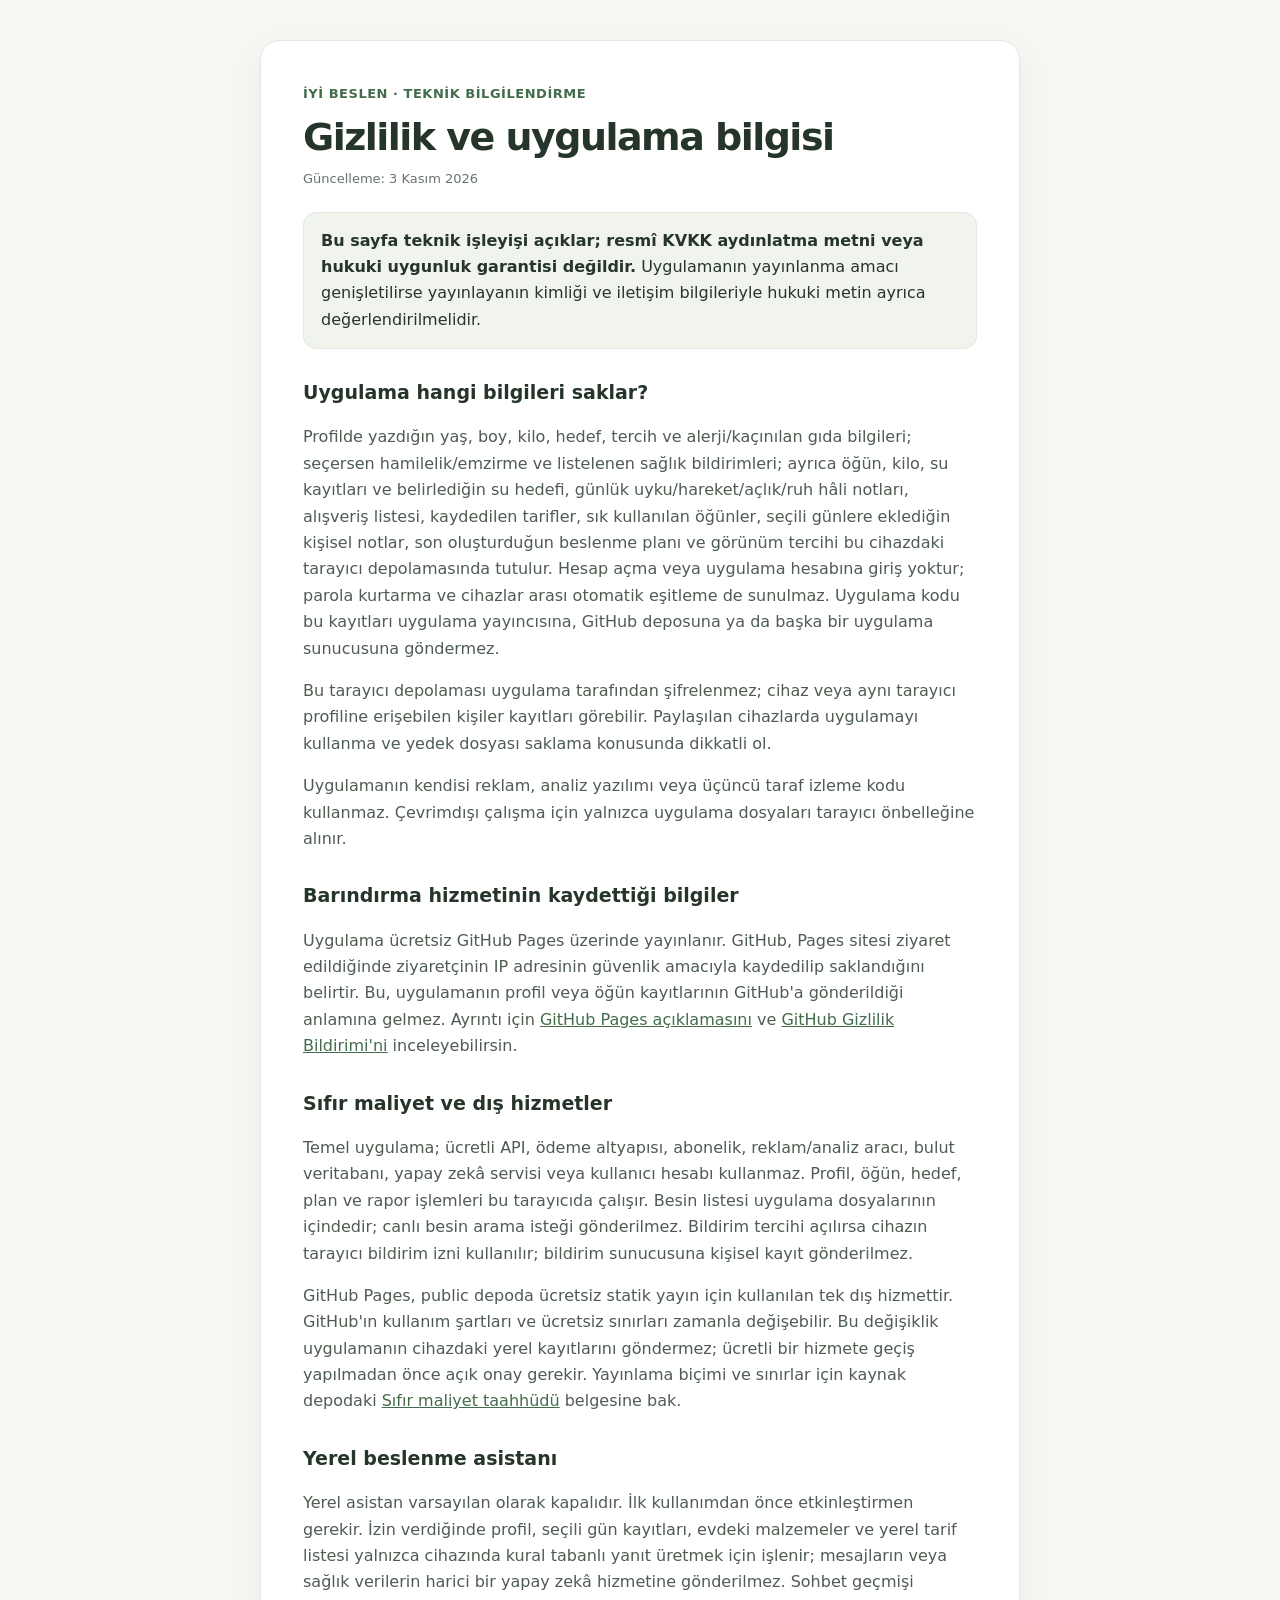
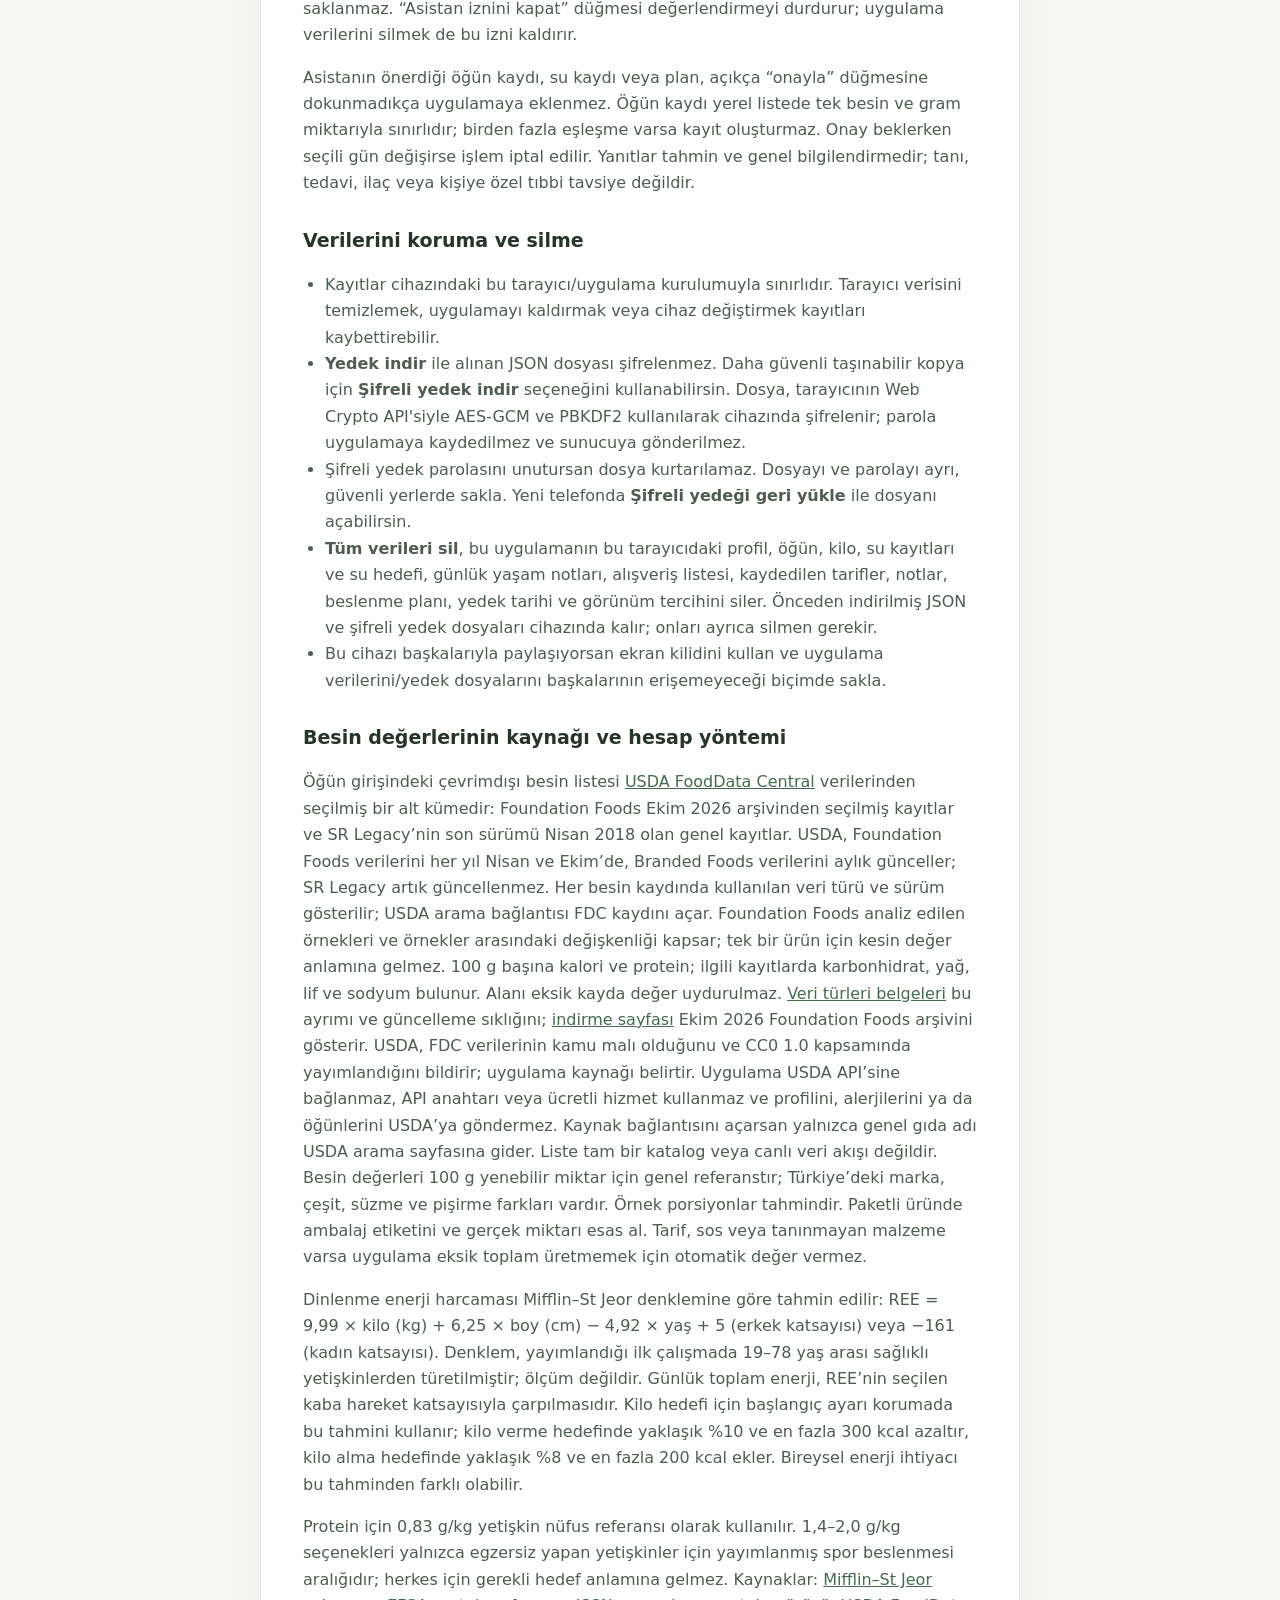
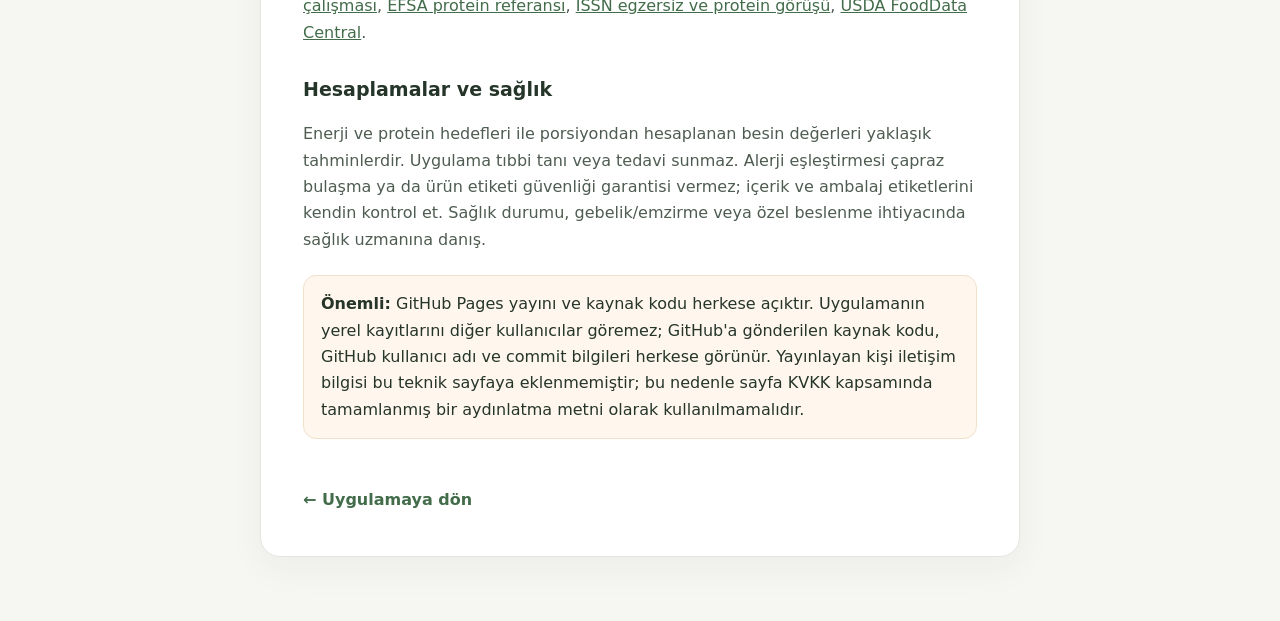
<file: gizlilik.html>
<!doctype html>
<html lang="tr">
<head>
  <meta charset="utf-8" />
  <meta name="viewport" content="width=device-width, initial-scale=1" />
  <meta name="theme-color" content="#f6f7f3" />
  <title>Gizlilik ve uygulama bilgisi · İyi Beslen</title>
  <style>
    :root{color-scheme:light;--ink:#26352a;--muted:#68736a;--line:#e1e8df;--green:#426c4a;--paper:#fff;--bg:#f6f7f3}
    *{box-sizing:border-box}body{margin:0;background:var(--bg);color:var(--ink);font:16px/1.65 system-ui,-apple-system,"Segoe UI",sans-serif}main{width:min(760px,100% - 32px);margin:40px auto 64px}.card{background:var(--paper);border:1px solid var(--line);border-radius:20px;padding:clamp(22px,5vw,42px);box-shadow:0 12px 36px #2030200c}.brand{font-size:13px;color:var(--green);font-weight:750;letter-spacing:.04em}h1{font-size:clamp(27px,5vw,38px);line-height:1.15;letter-spacing:-.04em;margin:12px 0 8px}h2{font-size:19px;margin:28px 0 7px}p,li{color:#4e5c51}ul{padding-left:22px}.updated,.hint{color:var(--muted);font-size:13px}.callout{padding:15px 17px;border-radius:13px;background:#f0f4ed;border:1px solid #e1eade;margin:22px 0}.risk{background:#fff7ed;border-color:#f0e1cb}.back{display:inline-flex;margin-top:26px;color:var(--green);font-weight:700;text-decoration:none}.back:hover{text-decoration:underline}a{color:var(--green)}
    @media(prefers-color-scheme:dark){:root{color-scheme:dark;--ink:#e7eee8;--muted:#aab5aa;--line:#344239;--green:#a2c5a5;--paper:#202a22;--bg:#161d18}p,li{color:#c6d1c7}.callout{background:#27352a;border-color:#394d3c}.risk{background:#382f24;border-color:#5a4936}}
  </style>
</head>
<body>
<main><article class="card">
  <div class="brand">İYİ BESLEN · TEKNİK BİLGİLENDİRME</div>
  <h1>Gizlilik ve uygulama bilgisi</h1>
  <div class="updated">Güncelleme: 3 Kasım 2026</div>
  <div class="callout"><strong>Bu sayfa teknik işleyişi açıklar; resmî KVKK aydınlatma metni veya hukuki uygunluk garantisi değildir.</strong> Uygulamanın yayınlanma amacı genişletilirse yayınlayanın kimliği ve iletişim bilgileriyle hukuki metin ayrıca değerlendirilmelidir.</div>

  <h2>Uygulama hangi bilgileri saklar?</h2>
  <p>Profilde yazdığın yaş, boy, kilo, hedef, tercih ve alerji/kaçınılan gıda bilgileri; seçersen hamilelik/emzirme ve listelenen sağlık bildirimleri; ayrıca öğün, kilo, su kayıtları ve belirlediğin su hedefi, günlük uyku/hareket/açlık/ruh hâli notları, alışveriş listesi, kaydedilen tarifler, sık kullanılan öğünler, seçili günlere eklediğin kişisel notlar, son oluşturduğun beslenme planı ve görünüm tercihi bu cihazdaki tarayıcı depolamasında tutulur. Hesap açma veya uygulama hesabına giriş yoktur; parola kurtarma ve cihazlar arası otomatik eşitleme de sunulmaz. Uygulama kodu bu kayıtları uygulama yayıncısına, GitHub deposuna ya da başka bir uygulama sunucusuna göndermez.</p>
  <p>Bu tarayıcı depolaması uygulama tarafından şifrelenmez; cihaz veya aynı tarayıcı profiline erişebilen kişiler kayıtları görebilir. Paylaşılan cihazlarda uygulamayı kullanma ve yedek dosyası saklama konusunda dikkatli ol.</p>
  <p>Uygulamanın kendisi reklam, analiz yazılımı veya üçüncü taraf izleme kodu kullanmaz. Çevrimdışı çalışma için yalnızca uygulama dosyaları tarayıcı önbelleğine alınır.</p>

  <h2>Barındırma hizmetinin kaydettiği bilgiler</h2>
  <p>Uygulama ücretsiz GitHub Pages üzerinde yayınlanır. GitHub, Pages sitesi ziyaret edildiğinde ziyaretçinin IP adresinin güvenlik amacıyla kaydedilip saklandığını belirtir. Bu, uygulamanın profil veya öğün kayıtlarının GitHub'a gönderildiği anlamına gelmez. Ayrıntı için <a href="https://docs.github.com/en/pages/getting-started-with-github-pages/what-is-github-pages">GitHub Pages açıklamasını</a> ve <a href="https://docs.github.com/en/site-policy/privacy-policies/github-general-privacy-statement">GitHub Gizlilik Bildirimi'ni</a> inceleyebilirsin.</p>

  <h2>Sıfır maliyet ve dış hizmetler</h2>
  <p>Temel uygulama; ücretli API, ödeme altyapısı, abonelik, reklam/analiz aracı, bulut veritabanı, yapay zekâ servisi veya kullanıcı hesabı kullanmaz. Profil, öğün, hedef, plan ve rapor işlemleri bu tarayıcıda çalışır. Besin listesi uygulama dosyalarının içindedir; canlı besin arama isteği gönderilmez. Bildirim tercihi açılırsa cihazın tarayıcı bildirim izni kullanılır; bildirim sunucusuna kişisel kayıt gönderilmez.</p>
  <p>GitHub Pages, public depoda ücretsiz statik yayın için kullanılan tek dış hizmettir. GitHub'ın kullanım şartları ve ücretsiz sınırları zamanla değişebilir. Bu değişiklik uygulamanın cihazdaki yerel kayıtlarını göndermez; ücretli bir hizmete geçiş yapılmadan önce açık onay gerekir. Yayınlama biçimi ve sınırlar için kaynak depodaki <a href="./SIFIR_MALIYET.md">Sıfır maliyet taahhüdü</a> belgesine bak.</p>

  <h2>Yerel beslenme asistanı</h2>
  <p>Yerel asistan varsayılan olarak kapalıdır. İlk kullanımdan önce etkinleştirmen gerekir. İzin verdiğinde profil, seçili gün kayıtları, evdeki malzemeler ve yerel tarif listesi yalnızca cihazında kural tabanlı yanıt üretmek için işlenir; mesajların veya sağlık verilerin harici bir yapay zekâ hizmetine gönderilmez. Sohbet geçmişi saklanmaz. “Asistan iznini kapat” düğmesi değerlendirmeyi durdurur; uygulama verilerini silmek de bu izni kaldırır.</p>
  <p>Asistanın önerdiği öğün kaydı, su kaydı veya plan, açıkça “onayla” düğmesine dokunmadıkça uygulamaya eklenmez. Öğün kaydı yerel listede tek besin ve gram miktarıyla sınırlıdır; birden fazla eşleşme varsa kayıt oluşturmaz. Onay beklerken seçili gün değişirse işlem iptal edilir. Yanıtlar tahmin ve genel bilgilendirmedir; tanı, tedavi, ilaç veya kişiye özel tıbbi tavsiye değildir.</p>

  <h2>Verilerini koruma ve silme</h2>
  <ul>
    <li>Kayıtlar cihazındaki bu tarayıcı/uygulama kurulumuyla sınırlıdır. Tarayıcı verisini temizlemek, uygulamayı kaldırmak veya cihaz değiştirmek kayıtları kaybettirebilir.</li>
    <li><strong>Yedek indir</strong> ile alınan JSON dosyası şifrelenmez. Daha güvenli taşınabilir kopya için <strong>Şifreli yedek indir</strong> seçeneğini kullanabilirsin. Dosya, tarayıcının Web Crypto API'siyle AES-GCM ve PBKDF2 kullanılarak cihazında şifrelenir; parola uygulamaya kaydedilmez ve sunucuya gönderilmez.</li>
    <li>Şifreli yedek parolasını unutursan dosya kurtarılamaz. Dosyayı ve parolayı ayrı, güvenli yerlerde sakla. Yeni telefonda <strong>Şifreli yedeği geri yükle</strong> ile dosyanı açabilirsin.</li>
    <li><strong>Tüm verileri sil</strong>, bu uygulamanın bu tarayıcıdaki profil, öğün, kilo, su kayıtları ve su hedefi, günlük yaşam notları, alışveriş listesi, kaydedilen tarifler, notlar, beslenme planı, yedek tarihi ve görünüm tercihini siler. Önceden indirilmiş JSON ve şifreli yedek dosyaları cihazında kalır; onları ayrıca silmen gerekir.</li>
    <li>Bu cihazı başkalarıyla paylaşıyorsan ekran kilidini kullan ve uygulama verilerini/yedek dosyalarını başkalarının erişemeyeceği biçimde sakla.</li>
  </ul>

  <h2>Besin değerlerinin kaynağı ve hesap yöntemi</h2>
  <p>Öğün girişindeki çevrimdışı besin listesi <a href="https://fdc.nal.usda.gov/" target="_blank" rel="noreferrer">USDA FoodData Central</a> verilerinden seçilmiş bir alt kümedir: Foundation Foods Ekim 2026 arşivinden seçilmiş kayıtlar ve SR Legacy’nin son sürümü Nisan 2018 olan genel kayıtlar. USDA, Foundation Foods verilerini her yıl Nisan ve Ekim’de, Branded Foods verilerini aylık günceller; SR Legacy artık güncellenmez. Her besin kaydında kullanılan veri türü ve sürüm gösterilir; USDA arama bağlantısı FDC kaydını açar. Foundation Foods analiz edilen örnekleri ve örnekler arasındaki değişkenliği kapsar; tek bir ürün için kesin değer anlamına gelmez. 100 g başına kalori ve protein; ilgili kayıtlarda karbonhidrat, yağ, lif ve sodyum bulunur. Alanı eksik kayda değer uydurulmaz. <a href="https://fdc.nal.usda.gov/data-documentation/" target="_blank" rel="noreferrer">Veri türleri belgeleri</a> bu ayrımı ve güncelleme sıklığını; <a href="https://fdc.nal.usda.gov/download-datasets/" target="_blank" rel="noreferrer">indirme sayfası</a> Ekim 2026 Foundation Foods arşivini gösterir. USDA, FDC verilerinin kamu malı olduğunu ve CC0 1.0 kapsamında yayımlandığını bildirir; uygulama kaynağı belirtir. Uygulama USDA API’sine bağlanmaz, API anahtarı veya ücretli hizmet kullanmaz ve profilini, alerjilerini ya da öğünlerini USDA’ya göndermez. Kaynak bağlantısını açarsan yalnızca genel gıda adı USDA arama sayfasına gider. Liste tam bir katalog veya canlı veri akışı değildir. Besin değerleri 100 g yenebilir miktar için genel referanstır; Türkiye’deki marka, çeşit, süzme ve pişirme farkları vardır. Örnek porsiyonlar tahmindir. Paketli üründe ambalaj etiketini ve gerçek miktarı esas al. Tarif, sos veya tanınmayan malzeme varsa uygulama eksik toplam üretmemek için otomatik değer vermez.</p>
  <p>Dinlenme enerji harcaması Mifflin–St Jeor denklemine göre tahmin edilir: REE = 9,99 × kilo (kg) + 6,25 × boy (cm) − 4,92 × yaş + 5 (erkek katsayısı) veya −161 (kadın katsayısı). Denklem, yayımlandığı ilk çalışmada 19–78 yaş arası sağlıklı yetişkinlerden türetilmiştir; ölçüm değildir. Günlük toplam enerji, REE’nin seçilen kaba hareket katsayısıyla çarpılmasıdır. Kilo hedefi için başlangıç ayarı korumada bu tahmini kullanır; kilo verme hedefinde yaklaşık %10 ve en fazla 300 kcal azaltır, kilo alma hedefinde yaklaşık %8 ve en fazla 200 kcal ekler. Bireysel enerji ihtiyacı bu tahminden farklı olabilir.</p>
  <p>Protein için 0,83 g/kg yetişkin nüfus referansı olarak kullanılır. 1,4–2,0 g/kg seçenekleri yalnızca egzersiz yapan yetişkinler için yayımlanmış spor beslenmesi aralığıdır; herkes için gerekli hedef anlamına gelmez. Kaynaklar: <a href="https://pubmed.ncbi.nlm.nih.gov/2305711/">Mifflin–St Jeor çalışması</a>, <a href="https://www.efsa.europa.eu/en/efsajournal/pub/2557">EFSA protein referansı</a>, <a href="https://pmc.ncbi.nlm.nih.gov/articles/PMC5477153/">ISSN egzersiz ve protein görüşü</a>, <a href="https://fdc.nal.usda.gov/">USDA FoodData Central</a>.</p>

  <h2>Hesaplamalar ve sağlık</h2>
  <p>Enerji ve protein hedefleri ile porsiyondan hesaplanan besin değerleri yaklaşık tahminlerdir. Uygulama tıbbi tanı veya tedavi sunmaz. Alerji eşleştirmesi çapraz bulaşma ya da ürün etiketi güvenliği garantisi vermez; içerik ve ambalaj etiketlerini kendin kontrol et. Sağlık durumu, gebelik/emzirme veya özel beslenme ihtiyacında sağlık uzmanına danış.</p>

  <div class="callout risk"><strong>Önemli:</strong> GitHub Pages yayını ve kaynak kodu herkese açıktır. Uygulamanın yerel kayıtlarını diğer kullanıcılar göremez; GitHub'a gönderilen kaynak kodu, GitHub kullanıcı adı ve commit bilgileri herkese görünür. Yayınlayan kişi iletişim bilgisi bu teknik sayfaya eklenmemiştir; bu nedenle sayfa KVKK kapsamında tamamlanmış bir aydınlatma metni olarak kullanılmamalıdır.</div>
  <a class="back" href="./">← Uygulamaya dön</a>
</article></main>
</body>
</html>
</file>
<file: app.css>
:root {
  --bg: #f3f6f1;
  --paper: #ffffff;
  --ink: #1d2921;
  --muted: #718075;
  --line: #e4ebe3;
  --green: #4d7658;
  --green-dark: #244a34;
  --mint: #e8f2e7;
  --orange: #c77f4e;
  --shadow: 0 18px 48px rgba(27, 50, 33, .065);
}

* { -webkit-tap-highlight-color: transparent; }
body {
  font-family: Inter, ui-sans-serif, -apple-system, BlinkMacSystemFont, "Segoe UI", sans-serif;
  letter-spacing: -.01em;
}
button, input, select { font-family: inherit; }
button:focus-visible, input:focus-visible, select:focus-visible, textarea:focus-visible, a:focus-visible {
  outline: 3px solid rgba(91, 133, 99, .35);
  outline-offset: 2px;
}
.app { background: var(--bg); }
aside {
  position: sticky;
  top: 0;
  height: 100vh;
  border-right-color: var(--line);
  box-shadow: 8px 0 28px rgba(27, 50, 33, .025);
}
.brand { font-size: 18px; }
.brand-icon { box-shadow: 0 8px 18px rgba(36, 74, 52, .18); }
.nav { gap: 8px; }
.nav button { transition: background .18s ease, color .18s ease, transform .18s ease; }
.nav button:hover { background: #f4f7f2; color: var(--green-dark); transform: translateX(2px); }
.nav button.active { background: var(--mint); }
main { padding-top: 34px; }
.topbar { align-items: flex-start; gap: 18px; }
.eyebrow { letter-spacing: .12em; }
.topbar h1 { font-size: clamp(26px, 3vw, 34px); letter-spacing: -.045em; }
.welcome {
  position: relative;
  overflow: hidden;
  min-height: 118px;
  padding: 22px 24px;
  margin-bottom: 22px;
  color: #fff;
  border: 1px solid rgba(255,255,255,.12);
  border-radius: 21px;
  background: linear-gradient(112deg, #244a34 0%, #376348 70%, #567a55 100%);
  box-shadow: 0 18px 40px rgba(36, 74, 52, .14);
}
.welcome::after {
  content: "";
  position: absolute;
  width: 240px;
  height: 240px;
  right: -44px;
  top: -112px;
  border: 1px solid rgba(255,255,255,.12);
  border-radius: 50%;
  box-shadow: 0 0 0 24px rgba(255,255,255,.035), 0 0 0 50px rgba(255,255,255,.025);
  pointer-events: none;
}
.welcome > * { position: relative; z-index: 1; }
.welcome h2 { color: #fff; font-size: 21px; letter-spacing: -.03em; }
.welcome p { color: rgba(255,255,255,.76); }
.welcome .linkbtn { color: #fff; border: 1px solid rgba(255,255,255,.24); border-radius: 10px; background: rgba(255,255,255,.08); }
.welcome .linkbtn:hover { background: rgba(255,255,255,.16); }
.card {
  border-color: #e7ece5;
  border-radius: 19px;
  box-shadow: var(--shadow);
  transition: box-shadow .2s ease, transform .2s ease;
}
.card:hover { box-shadow: 0 20px 52px rgba(27, 50, 33, .09); }
.card-head h3 { letter-spacing: -.025em; }
.target { border: 1px solid #edf1eb; background: linear-gradient(145deg, #f8faf7, #f3f7f1); }
.target.protein { background: linear-gradient(145deg, #fcfaf7, #f8f3ed); }
.target-val { letter-spacing: -.045em; }
.target-val, .meal-kcal b { font-variant-numeric: tabular-nums; }
.track { height: 8px; background: #e5ebe3; }
.track span { box-shadow: 0 2px 8px rgba(54, 98, 61, .18); }
.protein .track span { box-shadow: 0 2px 8px rgba(199, 127, 78, .2); }
.primary, .secondary, .linkbtn, .icon-btn, .switcher button { transition: background .16s ease, color .16s ease, border-color .16s ease, transform .16s ease; }
.primary { box-shadow: 0 6px 14px rgba(36, 74, 52, .13); }
.primary:active, .secondary:active { transform: translateY(1px); }
.field, select { border-color: #dfe7de; }
.meal { background: #fff; transition: border-color .16s ease, background .16s ease; }
.meal:hover { border-color: #d8e4d7; background: #fcfdfb; }
.plan-card {
  background: linear-gradient(145deg, #edf4ec 0%, #e6f0e5 100%);
  border-color: #dce9db;
}
.plan-card .primary { background: linear-gradient(110deg, #244a34, #386346); }
.modal { border: 1px solid rgba(255,255,255,.65); border-radius: 22px; }
.profile-setup-actions { display: flex; justify-content: flex-end; margin: -7px 0 14px; }
.profile-setup-actions button { min-height: 44px; }
.modal-backdrop { backdrop-filter: blur(5px); }
.date-navigation { display: flex; align-items: center; gap: 7px; }
.date-navigation .date-step {
  width: 34px;
  height: 36px;
  display: grid;
  place-items: center;
  padding: 0;
  border: 1px solid var(--line);
  border-radius: 10px;
  color: var(--green-dark);
  background: #fff;
  font-size: 20px;
}
.date-navigation .date-step:disabled { opacity: .36; cursor: default; }
.date-caption { display: block; margin: 0 0 3px 2px; color: var(--muted); font-size: 10px; font-weight: 700; letter-spacing: .08em; text-transform: uppercase; }
#todayLabel { max-width: 190px; overflow: hidden; color: var(--ink); font-size: 11px; letter-spacing: 0; text-overflow: ellipsis; text-transform: none; white-space: nowrap; }
.date-input {
  width: 145px;
  padding: 7px 9px;
  color: var(--ink);
  border: 1px solid var(--line);
  border-radius: 9px;
  background: #fff;
  font-size: 12px;
}
.meal-toolbar { display: flex; align-items: center; gap: 10px; margin-top: 14px; }
.meal-toolbar label { flex: 0 0 auto; color: var(--muted); font-size: 12px; font-weight: 700; }
.meal-toolbar select { max-width: 190px; padding: 9px 10px; }
.food-picker { margin-top: 13px; padding: 12px; border: 1px solid var(--line); border-radius: 11px; background: var(--paper); }
.food-picker summary { color: var(--green-dark); font-size: 12px; font-weight: 700; cursor: pointer; }
.food-picker-body { display: grid; gap: 8px; margin-top: 12px; }
.food-picker-body > p { margin: 0; }
.food-picker-body label { color: var(--muted); font-size: 11px; font-weight: 700; }
.food-picker-row { display: grid; grid-template-columns: minmax(100px, .55fr) minmax(0, 1.45fr); gap: 10px; align-items: end; }
.food-grams { position: relative; }
.food-grams input { padding-right: 34px; }
.food-grams span { position: absolute; top: 50%; right: 12px; color: var(--muted); font-size: 12px; transform: translateY(-50%); }
.food-preview { min-height: 40px; display: flex; align-items: center; padding: 8px 10px; border-radius: 9px; background: var(--bg); color: var(--ink); font-size: 12px; line-height: 1.45; }
.food-picker button:disabled { opacity: .5; cursor: not-allowed; }
.meal-type {
  display: inline-flex;
  align-items: center;
  margin-right: 5px;
  padding: 3px 7px;
  color: #46634b;
  border-radius: 99px;
  background: #eef5ec;
  font-size: 10px;
  font-weight: 700;
}
.empty { line-height: 1.75; }
.mobile-nav {
  box-shadow: 0 -8px 24px rgba(27, 50, 33, .055);
  backdrop-filter: blur(14px);
  background: rgba(255,255,255,.94);
}
.mobile-nav button { min-width: 58px; padding: 5px 8px; border-radius: 10px; }
.mobile-nav button.active { background: #edf4eb; }
.notice { color: #727d74; }
.notice a { color: var(--green); font-weight: 650; }
.danger:hover { background: #fff6f4; border-color: #e8c7c1; }

body[data-theme="dark"] {
  --bg: #111914;
  --paper: #1a241d;
  --ink: #edf3ed;
  --muted: #a6b2a7;
  --line: #2c3a30;
  --green: #91b397;
  --green-dark: #b4d0b5;
  --mint: #26392b;
  --orange: #e2a474;
  --shadow: 0 18px 48px rgba(0, 0, 0, .2);
  background: var(--bg);
  color: var(--ink);
}

/* Hedef yolculuğu */
.goal-journey-card {
  overflow: hidden;
  background: linear-gradient(145deg, #ffffff 0%, #f6faf4 100%);
}
.goal-journey-icon {
  display: grid;
  width: 34px;
  height: 34px;
  place-items: center;
  border-radius: 11px;
  color: #fff;
  background: linear-gradient(135deg, #315b40, #6d926f);
  font-size: 18px;
  font-weight: 800;
}
.goal-journey-top {
  display: flex;
  align-items: flex-end;
  justify-content: space-between;
  gap: 18px;
}
.goal-journey-top > div:first-child { display: grid; gap: 4px; }
.goal-journey-top strong { font-size: 25px; letter-spacing: -.045em; }
.goal-journey-top small, .goal-journey-target span, .goal-journey-stats span {
  color: var(--muted);
  font-size: 11px;
}
.goal-journey-target {
  display: grid;
  min-width: 92px;
  gap: 4px;
  padding: 10px 12px;
  border: 1px solid #deebdc;
  border-radius: 12px;
  background: #eef6ec;
  text-align: right;
}
.goal-journey-target b { color: var(--green-dark); font-size: 14px; }
.goal-journey-progress {
  height: 10px;
  margin: 18px 0 14px;
  overflow: hidden;
  border-radius: 99px;
  background: #e4ece2;
}
.goal-journey-progress span {
  display: block;
  height: 100%;
  min-width: 0;
  border-radius: inherit;
  background: linear-gradient(90deg, #6b956d, #2c5a3a);
  box-shadow: 0 2px 8px rgba(44, 90, 58, .2);
  transition: width .35s ease;
}
.goal-journey-stats {
  display: grid;
  grid-template-columns: repeat(3, minmax(0, 1fr));
  gap: 8px;
}
.goal-journey-stats > div {
  display: grid;
  gap: 4px;
  padding: 10px;
  border: 1px solid #edf1eb;
  border-radius: 11px;
  background: rgba(255, 255, 255, .75);
}
.goal-journey-stats strong { font-size: 13px; letter-spacing: -.02em; }
.goal-journey-empty {
  display: flex;
  align-items: center;
  gap: 12px;
  padding: 5px 0;
}
.goal-journey-empty > span {
  display: grid;
  flex: 0 0 38px;
  width: 38px;
  height: 38px;
  place-items: center;
  border-radius: 12px;
  color: var(--green-dark);
  background: #edf5ec;
  font-size: 22px;
}
.goal-journey-empty > div { flex: 1; }
.goal-journey-empty strong { font-size: 13px; }
.goal-journey-empty p { margin: 4px 0 0; color: var(--muted); font-size: 12px; line-height: 1.45; }

/* Günün kalan öğünleri için hızlı plan */
.meal-balance-card { background: linear-gradient(145deg, #fffdf9, #f7faf4); }
.meal-balance-icon {
  display: grid;
  width: 32px;
  height: 32px;
  place-items: center;
  border-radius: 10px;
  color: #ad6f46;
  background: #fbefe5;
}
.meal-balance-summary {
  display: flex;
  align-items: end;
  justify-content: space-between;
  gap: 12px;
  padding: 12px;
  border: 1px solid #ece8dd;
  border-radius: 13px;
  background: rgba(255, 255, 255, .72);
}
.meal-balance-summary span, .meal-balance-slot small { color: var(--muted); font-size: 11px; }
.meal-balance-summary strong { color: var(--green-dark); font-size: 16px; letter-spacing: -.03em; text-align: right; }
.meal-balance-slots { display: grid; gap: 7px; margin-top: 9px; }
.meal-balance-slot {
  display: grid;
  grid-template-columns: minmax(64px, .65fr) minmax(0, 1fr) auto;
  align-items: center;
  gap: 8px;
  width: 100%;
  padding: 11px;
  border: 1px solid #edf0e8;
  border-radius: 11px;
  color: var(--ink);
  background: rgba(255, 255, 255, .72);
  text-align: left;
}
.meal-balance-slot:hover { border-color: #c8dbc8; background: #fff; }
.meal-balance-slot > span { font-weight: 750; font-size: 12px; }
.meal-balance-slot b { color: #506253; font-size: 12px; font-variant-numeric: tabular-nums; }
.meal-balance-empty { display: flex; align-items: center; gap: 10px; }
.meal-balance-empty > span { display:grid; flex:0 0 34px; width:34px; height:34px; place-items:center; border-radius:10px; color:var(--green-dark); background:#edf5ec; font-size:17px; font-weight:800; }
.meal-balance-empty p { flex:1; margin:0; color:var(--muted); font-size:12px; line-height:1.5; }

.quick-foods { display:grid; gap:9px; margin-top:14px; padding:12px; border:1px solid #e7ece4; border-radius:12px; background:#f8faf6; }
.quick-foods > div:first-child { display:flex; justify-content:space-between; align-items:center; gap:10px; }
.quick-foods strong { color:var(--green-dark); font-size:12px; }
.quick-food-list { display:flex; flex-wrap:wrap; gap:7px; }
.quick-food-list button { padding:7px 9px; border:1px solid #e0e8de; border-radius:99px; color:#435747; background:#fff; font-size:11px; font-weight:650; }
.quick-food-list button:hover { border-color:#bcd2bd; color:var(--green-dark); background:#f0f6ef; }
body[data-theme="dark"] .quick-foods { border-color:#344338; background:#202d23; }
body[data-theme="dark"] .quick-foods strong { color:#c1ddc3; }
body[data-theme="dark"] .quick-food-list button { border-color:#3b4d3e; color:#d2ded3; background:#1a241d; }
body[data-theme="dark"] .quick-food-list button:hover { border-color:#57755b; background:#28372b; }
body[data-theme="dark"] .meal-balance-card { background: linear-gradient(145deg, #1c271e, #1b251d); }
body[data-theme="dark"] .meal-balance-icon { color:#efbd90; background:#423226; }
body[data-theme="dark"] .meal-balance-summary, body[data-theme="dark"] .meal-balance-slot { border-color:#344338; background:#202d23; }
body[data-theme="dark"] .meal-balance-summary strong { color:#c1ddc3; }
body[data-theme="dark"] .meal-balance-slot b { color:#c0cec1; }
body[data-theme="dark"] .meal-balance-slot:hover { border-color:#506c55; background:#253328; }
body[data-theme="dark"] .meal-balance-empty > span { color:#c1ddc3; background:#243b29; }

body[data-theme="dark"] .goal-journey-card { background: linear-gradient(145deg, #1a261d, #18231a); }
body[data-theme="dark"] .goal-journey-target { border-color: #3a5940; background: #243b29; }
body[data-theme="dark"] .goal-journey-target b { color: #c1ddc3; }
body[data-theme="dark"] .goal-journey-progress { background: #314236; }
body[data-theme="dark"] .goal-journey-stats > div { border-color: #2d4031; background: rgba(24, 35, 26, .82); }
body[data-theme="dark"] .goal-journey-empty > span { color: #c1ddc3; background: #243b29; }

@media (max-width: 560px) {
  .goal-journey-top { align-items: flex-start; }
  .goal-journey-top strong { font-size: 22px; }
  .goal-journey-target { min-width: 78px; padding: 8px; }
  .goal-journey-stats { grid-template-columns: 1fr; }
  .goal-journey-empty { align-items: flex-start; flex-wrap: wrap; }
  .goal-journey-empty button { margin-left: 50px; }
  .meal-balance-summary { align-items: flex-start; flex-direction: column; }
  .meal-balance-summary strong { text-align:left; }
  .meal-balance-slot { grid-template-columns:1fr auto; }
  .meal-balance-slot small { grid-column:1/-1; }
  .meal-balance-empty { align-items:flex-start; flex-wrap:wrap; }
  .meal-balance-empty button { margin-left:44px; }
  .quick-foods > div:first-child { align-items:flex-start; flex-direction:column; gap:3px; }
}
body[data-theme="dark"] aside,
body[data-theme="dark"] .card,
body[data-theme="dark"] .meal,
body[data-theme="dark"] .date-navigation .date-step,
body[data-theme="dark"] .date-input,
body[data-theme="dark"] .secondary,
body[data-theme="dark"] .modal,
body[data-theme="dark"] .mobile-nav { background: var(--paper); color: var(--ink); border-color: var(--line); }
body[data-theme="dark"] .target { background: linear-gradient(145deg, #202c23, #1d2921); border-color: #2e3a30; }
body[data-theme="dark"] .target.protein { background: linear-gradient(145deg, #2c2721, #27231e); }
body[data-theme="dark"] .track { background: #344138; }
body[data-theme="dark"] .field,
body[data-theme="dark"] select,
body[data-theme="dark"] textarea { background: #141d17; color: var(--ink); border-color: var(--line); }
body[data-theme="dark"] .plan-card { background: linear-gradient(145deg, #25352a, #202f25); border-color: #354a39; }
body[data-theme="dark"] .calculation,
body[data-theme="dark"] .side-note,
body[data-theme="dark"] .meal-emoji { background: #263229; color: #c5d2c6; }
body[data-theme="dark"] .date-pill,
body[data-theme="dark"] .tag,
body[data-theme="dark"] .switcher { background: #263229; color: #c5d2c6; border-color: var(--line); }
body[data-theme="dark"] .switcher button.on { background: #3a4b3d; color: #fff; }
body[data-theme="dark"] .meal-type { background: #2c4030; color: #c0d9c1; }
body[data-theme="dark"] .mobile-nav button.active { background: #26392b; }
body[data-theme="dark"] .mobile-nav button { color: #b1beb3; }
body[data-theme="dark"] .primary { background: #5b8062; color: #fff; }
body[data-theme="dark"] .nav button { color: #b1beb3; }
body[data-theme="dark"] .nav button.active { color: #d5ecd6; }
body[data-theme="dark"] .linkbtn { color: #b4d0b5; }
body[data-theme="dark"] .form-group label,
body[data-theme="dark"] .chart-label { color: #b7c2b8; }
body[data-theme="dark"] .chart-grid { stroke: #344138; }
body[data-theme="dark"] .notice,
body[data-theme="dark"] .estimate { color: #a6b2a7; }

@media (max-width: 900px) {
  main { padding-top: 28px; }
  aside { z-index: 2; }
}
@media (max-width: 600px) {
  .profile-setup-actions { justify-content: stretch; }
  .profile-setup-actions button { width: 100%; }
  .food-picker-row { grid-template-columns: 1fr; }
  .food-picker-body > button { width: 100%; min-height: 42px; }
}
@media (max-width: 600px) {
  main { padding: 16px 13px 32px; }
  .topbar { display: grid; grid-template-columns: 1fr; gap: 12px; align-items: flex-start; margin-bottom: 16px; }
  .topbar-actions { display: grid; grid-template-columns: 1fr auto; align-items: center; gap: 8px; width: 100%; }
  .topbar-actions .install-btn { grid-column: 1; justify-self: start; }
  .topbar-actions .theme-toggle { grid-column: 2; justify-self: end; }
  .date-navigation { grid-column: 1 / -1; display: grid; grid-template-columns: 36px minmax(0, 1fr) 36px auto; align-items: center; gap: 7px; width: 100%; padding: 8px; border: 1px solid var(--line); border-radius: 14px; background: var(--paper); box-shadow: 0 5px 18px rgba(27, 50, 33, .045); }
  .date-navigation > div { min-width: 0; }
  .date-navigation .date-step { width: 36px; height: 40px; border-radius: 11px; }
  .date-input { width: 100%; min-width: 0; min-height: 40px; }
  .date-navigation .secondary { min-height: 40px; padding: 8px 10px; }
  .topbar h1 { font-size: 25px; }
  .welcome { min-height: 112px; padding: 18px 17px; border-radius: 18px; }
  .welcome h2 { font-size: 18px; }
  .welcome p { max-width: 235px; font-size: 12px; line-height: 1.5; }
  .welcome .linkbtn { padding: 8px; font-size: 11px; }
  .card { border-radius: 17px; }
  .date-navigation { gap: 5px; }
  .date-navigation .date-step { width: 30px; height: 34px; }
  .date-input { width: 130px; padding: 7px 6px; font-size: 11px; }
  #todayLabel { max-width: 150px; }
  .date-navigation .secondary { padding: 7px 8px; font-size: 11px; }
  .meal-toolbar { align-items: flex-start; flex-direction: column; gap: 6px; }
  .meal-toolbar select { max-width: none; }
  .mobile-nav { padding-left: 8px; padding-right: 8px; }
  .mobile-nav button { min-width: 64px; min-height: 44px; }
  .meal-actions .icon-btn { width: 38px; height: 38px; }
  input, select, textarea { font-size: 16px; }
  .summary { gap: 9px; }
  .target-val { font-size: clamp(19px, 6vw, 23px); }
  .day-note { font-size: 16px; }
}
@media (prefers-reduced-motion: reduce) {
  *, *::before, *::after { scroll-behavior: auto !important; transition-duration: .01ms !important; }
}

@media (max-width: 600px) {
  .meal-list { min-width: 0; grid-template-columns: minmax(0, 1fr); }
  .meal-list > .meal { min-width: 0; width: 100%; max-width: 100%; }
  .meal-info { min-width: 0; overflow-wrap: anywhere; }
  .meal-info small,
  .meal-info small a { overflow-wrap: anywhere; word-break: break-word; }
}

.update-banner {
  position: fixed;
  z-index: 20;
  left: 50%;
  bottom: calc(18px + env(safe-area-inset-bottom));
  display: flex;
  align-items: center;
  gap: 10px;
  width: min(640px, calc(100% - 28px));
  padding: 12px 14px;
  border: 1px solid #dce6dc;
  border-radius: 14px;
  background: #fff;
  box-shadow: 0 10px 35px #17201824;
  transform: translateX(-50%);
}
.update-banner[hidden] { display: none; }
.update-banner span { flex: 1; font-size: 13px; line-height: 1.45; }
.update-apply, .update-dismiss { border: 0; border-radius: 9px; padding: 9px 11px; font-weight: 700; white-space: nowrap; }
.update-apply { background: var(--green-dark); color: #fff; }
.update-dismiss { background: transparent; color: var(--muted); }
body[data-theme="dark"] .update-banner { background: #26332a; border-color: #3d5141; color: #edf4ed; }
body[data-theme="dark"] .update-apply { background: #9abc9d; color: #16251a; }
@media (max-width: 600px) {
  .update-banner { position: relative; left: auto; bottom: auto; width: calc(100% - 26px); margin: 10px auto 0; transform: none; flex-wrap: wrap; gap: 6px; }
  .update-banner span { flex: 0 0 100%; }
  .update-apply, .update-dismiss { flex: 1; }
}
.backup-card > p { margin: -4px 0 12px; color: var(--muted); font-size: 12px; line-height: 1.55; }
.backup-card .data-actions { margin-top: 0; }
.backup-card .estimate { margin-top: 11px; }
.saved-plan-text { white-space: pre-wrap; overflow-wrap: anywhere; font: inherit; color: var(--ink); background: var(--paper); border: 1px solid var(--line); border-radius: 12px; padding: 12px; margin: 8px 0 0; font-size: 12px; line-height: 1.6; }
.day-note { resize: vertical; margin-top: 6px; margin-bottom: 7px; min-height: 78px; line-height: 1.5; font: inherit; font-size: 13px; }
@media (max-width: 360px) {
  .date-navigation { grid-template-columns: 34px minmax(0, 1fr) 34px auto; gap: 5px; padding: 6px; }
  .date-navigation .date-step { width: 34px; }
  .date-navigation .secondary { padding-inline: 8px; }
  .target { padding: 12px 10px; }
  .target-meta { font-size: 10px; }
}

@media (max-width: 600px) { .day-note { font-size: 16px; } }

.toast.has-action { pointer-events: auto; display: flex; align-items: center; gap: 14px; }
.toast-action { border: 0; padding: 4px 0; color: #d9f0dc; background: transparent; font-size: 12px; font-weight: 750; text-decoration: underline; white-space: nowrap; }
.toast-action:focus-visible { outline: 2px solid #d9f0dc; outline-offset: 3px; border-radius: 3px; }
body[data-theme="dark"] .toast-action { color: #c9e8cb; }
@media (max-width: 600px) {
  .toast { bottom: calc(76px + env(safe-area-inset-bottom)); max-width: calc(100% - 24px); }
  .toast.has-action { justify-content: space-between; width: max-content; }
}

.incomplete-notice { margin-top: 12px; padding: 11px 12px; border: 1px solid #ecd9bb; border-radius: 10px; background: #fff8ed; color: #75542b; font-size: 11px; line-height: 1.55; }
.coverage-action { display: inline-block; margin-top: 7px; padding: 0; border: 0; background: transparent; color: #705022; font: inherit; font-weight: 750; text-decoration: underline; cursor: pointer; }
body[data-theme="dark"] .incomplete-notice { border-color: #64523a; background: #332c22; color: #ead4ad; }
body[data-theme="dark"] .coverage-action { color: #f0d59f; }

.meal-source-link { color: var(--green-dark); font-weight: 650; text-decoration: underline; text-underline-offset: 2px; }
.meal-source-link:focus-visible { outline: 2px solid var(--green); outline-offset: 2px; border-radius: 3px; }
body[data-theme="dark"] .meal-source-link { color: #a9d2ad; }

/* Refined dashboard surfaces and touch-friendly controls. */
.app {
  background:
    radial-gradient(ellipse at 84% 0%, rgba(219, 234, 216, .48), transparent 34rem),
    var(--bg);
}
aside {
  background: rgba(255, 255, 255, .92);
  backdrop-filter: blur(16px);
}
.brand-icon {
  background: linear-gradient(145deg, #315b3c, #244a34 72%);
}
.nav button { border: 1px solid transparent; }
.nav button.active { border-color: #dce9db; box-shadow: inset 3px 0 #5b8062; }
.welcome {
  isolation: isolate;
  min-height: 140px;
  padding: clamp(22px, 3vw, 30px);
  border-radius: 24px;
  background:
    radial-gradient(circle at 87% 32%, rgba(168, 199, 150, .24), transparent 16rem),
    linear-gradient(116deg, #203f2c 0%, #315a3d 58%, #527654 100%);
}
.welcome::before {
  content: "";
  position: absolute;
  z-index: -1;
  width: 176px;
  height: 176px;
  right: 7%;
  bottom: -120px;
  border: 1px solid rgba(255, 255, 255, .14);
  border-radius: 50%;
  box-shadow: 0 0 0 20px rgba(255, 255, 255, .035), 0 0 0 42px rgba(255, 255, 255, .025);
  pointer-events: none;
}
.welcome h2 { font-size: clamp(20px, 2.3vw, 25px); }
.welcome p { max-width: 430px; font-size: 13px; line-height: 1.6; }
.welcome .linkbtn { min-height: 42px; padding: 10px 14px; }
.card {
  border-color: rgba(222, 231, 221, .9);
  border-radius: 21px;
  background: linear-gradient(160deg, rgba(255, 255, 255, .99), rgba(252, 253, 251, .98));
}
.card-head { margin-bottom: 19px; }
.card-head h3 { font-size: 15px; }
.tag {
  border: 1px solid #e3ebe1;
  background: #f5f8f3;
  color: #526b55;
  font-size: 10px;
  font-weight: 700;
}
.target {
  position: relative;
  overflow: hidden;
  min-height: 145px;
  padding: 19px;
  border-color: #e5ece3;
  border-radius: 17px;
  background: linear-gradient(145deg, #fbfdf9 0%, #f1f6ef 100%);
}
.target.protein {
  border-color: #eee6dd;
  background: linear-gradient(145deg, #fdfbf8 0%, #f7f0e9 100%);
}
.target-top { font-size: 12px; }
.target-top .dot { box-shadow: 0 4px 10px rgba(44, 77, 51, .08); }
.target-val { font-size: clamp(24px, 2.5vw, 30px); }
.track { height: 9px; margin-top: 9px; }
.track span { background: linear-gradient(90deg, #527d58, #83a876); }
.protein .track span { background: linear-gradient(90deg, #bc7951, #dda67a); }
.meal {
  border-color: #edf1eb;
  border-radius: 14px;
  background: #fbfcfa;
}
.meal-emoji {
  flex: 0 0 42px;
  width: 42px;
  height: 42px;
  border: 1px solid #edf1eb;
  border-radius: 13px;
}
.meal-kcal b { color: #334b38; }
.icon-btn { min-width: 34px; min-height: 34px; }
.food-picker {
  padding: 13px;
  border-color: #e3eae1;
  border-radius: 14px;
  background: linear-gradient(145deg, #fff, #f8faf6);
}
.food-picker summary { min-height: 24px; display: flex; align-items: center; }
.food-picker[open] summary { margin-bottom: 3px; }
.food-preview { border: 1px solid #e8eee6; border-radius: 11px; }
.plan-card {
  position: relative;
  overflow: hidden;
  border-radius: 21px;
  background:
    radial-gradient(circle at 100% 0%, rgba(184, 211, 169, .34), transparent 15rem),
    linear-gradient(145deg, #f0f6ed 0%, #e6f0e4 100%);
}
.plan-card::after {
  content: "";
  position: absolute;
  width: 152px;
  height: 152px;
  right: -88px;
  bottom: -88px;
  border: 1px solid rgba(84, 121, 82, .12);
  border-radius: 50%;
  box-shadow: 0 0 0 17px rgba(84, 121, 82, .035);
  pointer-events: none;
}
.plan-card > * { position: relative; z-index: 1; }
.plan-card .primary { min-height: 44px; border-radius: 12px; }
.chart-wrap {
  overflow: hidden;
  padding: 8px 10px 2px;
  border: 1px solid #edf1eb;
  border-radius: 15px;
  background: linear-gradient(180deg, #fbfcfa, #f7f9f5);
}
.chart-point-hit { fill:transparent; stroke:transparent; pointer-events:all; cursor:pointer; }
.chart-point-hit:focus-visible { fill:#52765b20; stroke:#52765b; stroke-width:2; outline:none; }
.chart-point-readout { min-height:18px; margin:2px 0 9px; color:#526154; font-size:11px; font-weight:650; line-height:1.45; font-variant-numeric:tabular-nums; }
body[data-theme="dark"] .chart-point-readout { color:#c5d4c7; }
body[data-theme="dark"] .chart-point-hit:focus-visible { fill:#91b3972b; stroke:#a8cfac; }
.date-navigation .date-step,
.date-input,
.date-navigation .secondary { border-radius: 11px; }
.primary, .secondary { min-height: 40px; border-radius: 11px; }

@media (hover: hover) and (pointer: fine) {
  .target, .meal { transition: transform .18s ease, box-shadow .18s ease, border-color .18s ease; }
  .target:hover, .meal:hover { transform: translateY(-1px); box-shadow: 0 8px 20px rgba(37, 65, 42, .055); }
}

body[data-theme="dark"] .app {
  background:
    radial-gradient(ellipse at 84% 0%, rgba(55, 83, 58, .16), transparent 34rem),
    var(--bg);
}
body[data-theme="dark"] aside { background: rgba(26, 36, 29, .94); }
body[data-theme="dark"] .nav button.active { border-color: #3c5140; box-shadow: inset 3px 0 #91b397; }
body[data-theme="dark"] .card { background: linear-gradient(160deg, #1d2921, #19231d); border-color: #2c3a30; }
body[data-theme="dark"] .tag { border-color: #344438; background: #263229; color: #c5d8c6; }
body[data-theme="dark"] .target { border-color: #35463a; background: linear-gradient(145deg, #202d23, #1b281f); }
body[data-theme="dark"] .target.protein { border-color: #4a3c30; background: linear-gradient(145deg, #2b2822, #24231f); }
body[data-theme="dark"] .meal { border-color: #2c3a30; background: #1b261f; }
body[data-theme="dark"] .meal-emoji { border-color: #35463a; background: #263229; }
body[data-theme="dark"] .meal-kcal b { color: #d5e4d6; }
body[data-theme="dark"] .food-picker { border-color: #344438; background: linear-gradient(145deg, #1d2921, #19231d); }
body[data-theme="dark"] .food-preview,
body[data-theme="dark"] .chart-wrap { border-color: #344438; background: linear-gradient(180deg, #202d23, #1a241d); }
body[data-theme="dark"] .plan-card { background: radial-gradient(circle at 100% 0%, rgba(102, 144, 97, .13), transparent 15rem), linear-gradient(145deg, #25352a, #202f25); }
body[data-theme="dark"] .date-navigation .date-step,
body[data-theme="dark"] .date-input { border-color: var(--line); }

@media (max-width: 600px) {
  .welcome { min-height: 126px; padding: 19px 17px; border-radius: 20px; }
  .welcome p { max-width: 255px; }
  .card { border-radius: 18px; }
  .target { min-height: 135px; padding: 15px; border-radius: 15px; }
  .mobile-nav { border-radius: 18px 18px 0 0; }
}

.water-card { --water: #46899a; --water-soft: #e8f4f5; scroll-margin-top: 18px; }
.water-heading { display: flex; align-items: center; gap: 10px; }
.water-icon { width: 38px; height: 38px; display: grid; place-items: center; border-radius: 13px; color: var(--water); background: var(--water-soft); }
.water-icon svg { width: 21px; height: 21px; }
.water-reading { display: flex; align-items: flex-end; justify-content: space-between; gap: 8px; margin: 2px 0 12px; }
.water-reading > div { display: flex; align-items: baseline; gap: 6px; }
.water-reading strong { color: #294b54; font: 800 34px/1 Manrope, sans-serif; letter-spacing: -.055em; font-variant-numeric: tabular-nums; }
.water-reading > div > span { color: var(--muted); font-size: 12px; }
.water-progress-track { height: 10px; overflow: hidden; border-radius: 99px; background: #e7edef; }
.water-progress-track > span { display: block; width: 0; height: 100%; border-radius: inherit; background: linear-gradient(90deg, #4e94a3, #83c3c5); transition: width .25s ease; }
.water-progress-caption { display: flex; justify-content: space-between; gap: 8px; min-height: 28px; padding-top: 7px; color: var(--muted); font-size: 11px; }
.water-progress-caption span:last-child { color: #477e89; font-weight: 750; }
.water-quick { display: flex; align-items: center; gap: 7px; margin-top: 11px; }
.water-quick > .subtle { margin-right: auto; font-weight: 650; }
.water-quick button { min-height: 36px; padding: 7px 10px; color: #3f7580; border-color: #d7e8e9; background: #f4f9f9; }
.water-custom-form { display: grid; gap: 6px; margin-top: 12px; }
.water-custom-form label, #waterGoalForm label { color: var(--muted); font-size: 11px; font-weight: 700; }
.water-custom-form > div, #waterGoalForm > div { display: flex; flex-wrap: wrap; gap: 7px; }
.water-custom-form input { flex: 1 1 120px; min-width: 0; }
.water-custom-form button { flex: 0 0 auto; }
.water-history-head { display: flex; align-items: center; justify-content: space-between; gap: 8px; margin: 20px 0 10px; }
.water-history-head strong { font-size: 12px; }
.water-history-head .subtle { font-size: 10px; text-align: right; }
.water-week { display: grid; grid-template-columns: repeat(7, minmax(0, 1fr)); gap: 7px; padding: 10px 9px 7px; border: 1px solid #eaf0ef; border-radius: 14px; background: linear-gradient(180deg, #fbfdfc, #f6faf9); }
.water-day { min-width: 0; display: grid; grid-template-rows: 16px 54px 15px; gap: 5px; align-items: end; text-align: center; }
.water-day-value { display: block; overflow: hidden; color: #71858a; font-size: 9px; line-height: 16px; text-overflow: ellipsis; white-space: nowrap; }
.water-day-bar { position: relative; height: 54px; overflow: hidden; align-self: end; border-radius: 7px 7px 4px 4px; background: #e9f1f1; }
.water-day-bar > span { position: absolute; right: 0; bottom: 0; left: 0; min-height: 0; border-radius: 6px 6px 3px 3px; background: linear-gradient(180deg, #8ec8c8, #4f93a1); }
.water-day-label { color: var(--muted); font-size: 9px; line-height: 15px; }
.water-day.is-selected .water-day-label { color: var(--water); font-weight: 800; }
.water-day.is-selected .water-day-bar { outline: 2px solid #b7d9dc; outline-offset: 1px; }
.water-settings { margin-top: 13px; padding: 10px 11px; border: 1px solid #e8eeec; border-radius: 12px; background: #fbfcfb; }
.water-settings summary { color: #477985; font-size: 11px; font-weight: 750; cursor: pointer; }
.water-settings form { display: grid; gap: 6px; margin-top: 10px; }
.water-settings input { flex: 1 1 105px; min-width: 0; }
.water-settings button { min-height: 38px; padding: 7px 9px; }
.water-note { margin: 11px 1px 0; }
.water-undo:disabled { opacity: .45; cursor: default; }
body[data-theme="dark"] .water-reading strong { color: #d2e7e9; }
body[data-theme="dark"] .water-progress-track { background: #2e4144; }
body[data-theme="dark"] .water-progress-caption span:last-child { color: #a7dadd; }
body[data-theme="dark"] .water-quick button { color: #b6dce0; border-color: #3b5559; background: #24373a; }
body[data-theme="dark"] .water-week { border-color: #314447; background: linear-gradient(180deg, #202d30, #1b282b); }
body[data-theme="dark"] .water-day-value { color: #a0b6b9; }
body[data-theme="dark"] .water-day-bar { background: #2e4144; }
body[data-theme="dark"] .water-day.is-selected .water-day-bar { outline-color: #42676c; }
body[data-theme="dark"] .water-settings { border-color: #344649; background: #1d292c; }
body[data-theme="dark"] .water-settings summary { color: #b6dce0; }
@media (max-width: 900px) {
  .rightcol .water-card { grid-column: 1 / -1; }
  .rightcol .plan-card { grid-row: auto; }
}
@media (max-width: 600px) {
  .rightcol .water-card { grid-column: auto; }
  .water-week { gap: 4px; padding-inline: 6px; }
  .water-day { grid-template-rows: 15px 48px 15px; gap: 4px; }
  .water-day-bar { height: 48px; }
  .water-quick { gap: 6px; }
  .water-quick button { padding-inline: 8px; font-size: 11px; }
  .water-undo { padding-inline: 8px; font-size: 10px; }
  .water-reading strong { font-size: 31px; }
  .mobile-nav button { min-width: 0; flex: 1; padding-inline: 2px; }
}
@media (prefers-reduced-motion: reduce) {
  .water-progress-track > span { transition: none; }
}

.weekly-review { margin-top: 14px; padding: 13px; border: 1px solid #e7ece5; border-radius: 14px; background: linear-gradient(145deg, #fbfcfa, #f7f9f5); }
.weekly-review-head { display: flex; align-items: center; justify-content: space-between; gap: 8px; margin-bottom: 10px; }
.weekly-review-head strong { font: 750 12px Manrope, sans-serif; color: #354b3a; }
.weekly-review-head span { color: var(--muted); font-size: 10px; text-align: right; }
.review-coverage-days { display:grid; grid-template-columns:repeat(7,minmax(0,1fr)); gap:6px; margin:-2px 0 11px; }
.coverage-day { display:grid; justify-items:center; gap:4px; min-width:0; padding:4px 2px; border:1px solid transparent; border-radius:9px; color:#68766a; background:transparent; cursor:pointer; }
.coverage-day.is-selected { border-color:#a8bda7; background:#f1f6ef; }
.coverage-day:focus-visible { outline:3px solid #719f78; outline-offset:2px; }
.coverage-day i { display:block; width:100%; height:6px; border-radius:8px; background:#e8ebe5; }
.coverage-day.is-complete i { background:#5d8661; }
.coverage-day.is-partial i { background:#d5a04f; }
.coverage-day small { font-size:9px; text-transform:capitalize; }
.weekly-review-grid { display: grid; grid-template-columns: repeat(3, minmax(0, 1fr)); gap: 7px; }
.weekly-review-grid > div { min-width: 0; padding: 10px 9px; border: 1px solid #edf0eb; border-radius: 11px; background: #fff; }
.weekly-review-grid > div > span, .weekly-review-grid small { display: block; color: var(--muted); font-size: 9px; line-height: 1.4; }
.weekly-review-grid strong { display: block; margin: 5px 0 3px; color: #26372b; font: 800 15px/1.2 Manrope, sans-serif; font-variant-numeric: tabular-nums; }
.weekly-review-grid small { min-height: 26px; }
.weekly-review > p { margin: 9px 1px 0; color: #737e74; font-size: 10px; line-height: 1.5; }
body[data-theme="dark"] .weekly-review { border-color: #344438; background: linear-gradient(145deg, #202d23, #1a251e); }
body[data-theme="dark"] .weekly-review-head strong, body[data-theme="dark"] .weekly-review-grid strong { color: #d4e4d5; }
body[data-theme="dark"] .weekly-review-grid > div { border-color: #344438; background: #1b261f; }
body[data-theme="dark"] .weekly-review > p { color: #aebbb0; }
body[data-theme="dark"] .coverage-day { color:#bbc8bc; }
body[data-theme="dark"] .coverage-day.is-selected { border-color:#54765b; background:#233127; }
body[data-theme="dark"] .coverage-day.is-empty i { background:#3a453c; }
@media (max-width: 600px) {
  .weekly-review { padding: 11px; }
  .weekly-review-head { align-items: flex-start; flex-direction: column; gap: 4px; }
  .weekly-review-head span { text-align: left; }
  .weekly-review-grid { grid-template-columns: repeat(2, minmax(0, 1fr)); }
  .weekly-review-grid > div:last-child { grid-column: 1 / -1; }
}

/* Five clear sections keep the app usable on small screens. */
body[data-app-screen] .grid { display: grid; grid-template-columns: minmax(0, 1fr); gap: 16px; }
body[data-app-screen] .leftcol, body[data-app-screen] .rightcol { display: contents; }
body[data-app-screen] [data-app-view] { display: none !important; }
body[data-app-screen="today"] [data-app-view~="today"],
body[data-app-screen="plan"] [data-app-view~="plan"],
body[data-app-screen="recipes"] [data-app-view~="recipes"],
body[data-app-screen="progress"] [data-app-view~="progress"],
body[data-app-screen="profile"] [data-app-view~="profile"] { display: block !important; }
body[data-app-screen="today"] .welcome { display: flex !important; }
body[data-app-screen="today"] .grid { grid-template-columns: minmax(0, 1.2fr) minmax(280px, .8fr); }
body[data-app-screen="today"] .welcome { margin-bottom: 18px; }
body[data-app-screen]:not([data-app-screen="today"]) .welcome { display: none !important; }
body[data-app-screen]:not([data-app-screen="today"]):not([data-app-screen="progress"]) .date-navigation { display: none; }
body[data-app-screen="plan"] .grid,
body[data-app-screen="recipes"] .grid,
body[data-app-screen="progress"] .grid,
body[data-app-screen="profile"] .grid { max-width: 920px; margin-inline: auto; }
body[data-app-screen="recipes"] .recipe-card { grid-column: 1 / -1; }
body[data-app-screen="recipes"] .recipe-grid { grid-template-columns: repeat(2, minmax(0, 1fr)); }
.recipe-controls { display: grid; grid-template-columns: minmax(0, 1fr) minmax(145px, .35fr); gap: 9px; margin-bottom: 13px; }
.recipe-grid { display: grid; grid-template-columns: 1fr; gap: 11px; }
.recipe-tile { min-width: 0; padding: 14px; border: 1px solid #e8eee6; border-radius: 14px; background: #fbfcfa; }
.recipe-title { display: flex; align-items: center; gap: 9px; }
.recipe-title > div { min-width: 0; flex: 1; }
.recipe-title strong, .recipe-title small { display: block; }
.recipe-title strong { font-size: 13px; line-height: 1.4; }
.recipe-title small { margin-top: 3px; color: var(--muted); font-size: 10px; }
.recipe-emoji { width: 35px; height: 35px; display: grid; place-items: center; border-radius: 10px; background: #eef3eb; font-size: 18px; }
.recipe-nutrition { margin: 11px 0 8px; color: #375941; font-weight: 750; font-size: 12px; }
.recipe-nutrition span { color: #a5afa3; padding-inline: 3px; }
.portion-control { display: flex; align-items: center; gap: 8px; color: var(--muted); font-size: 11px; }
.portion-control select { width: auto; min-width: 82px; padding: 6px 8px; }
.recipe-ingredients { display: grid; grid-template-columns: repeat(2, minmax(0, 1fr)); gap: 5px 12px; padding-left: 17px; color: #58655a; font-size: 11px; }
.recipe-steps { margin: 8px 0; color: #59665b; font-size: 11px; }
.recipe-steps summary { color: var(--green-dark); font-weight: 700; cursor: pointer; }
.recipe-steps ol { padding-left: 19px; line-height: 1.55; }
.recipe-actions { display: flex; flex-wrap: wrap; gap: 7px; margin-top: 10px; }
.habit-form { display: grid; grid-template-columns: repeat(2, minmax(0, 1fr)); gap: 10px; }
.habit-form label { display: grid; gap: 5px; color: #536154; font-size: 11px; font-weight: 700; }
.habit-form button { grid-column: 1 / -1; }
.habit-week-summary { display: grid; grid-template-columns: repeat(2, minmax(0, 1fr)); gap: 9px; }
.habit-week-summary > div { padding: 12px; border: 1px solid #e8eee6; border-radius: 12px; background: #fafcf9; }
.habit-week-summary span, .habit-week-summary strong, .habit-week-summary small { display: block; }
.habit-week-summary span { color: var(--muted); font-size: 10px; }
.habit-week-summary strong { margin: 6px 0 3px; color: #304d38; font-size: 16px; }
.habit-week-summary small { color: var(--muted); font-size: 10px; }
.shopping-form { display: grid; grid-template-columns: minmax(0, 1fr) minmax(70px, .45fr) auto; gap: 7px; }
.shopping-form .primary { padding: 8px 10px; }
.shopping-list { display: grid; gap: 7px; margin-top: 12px; }
.shopping-row { display: grid; grid-template-columns: 20px minmax(0, 1fr) minmax(65px, .35fr) 27px; align-items: center; gap: 6px; }
.shopping-row input[type="checkbox"] { width: 17px; height: 17px; accent-color: var(--green); }
.shopping-row .field { min-width: 0; padding: 8px; font-size: 11px; }
.shopping-row.is-checked .shopping-item-name { color: var(--muted); text-decoration: line-through; }
.profile-facts { display: flex; flex-wrap: wrap; gap: 7px; }
.profile-facts span { padding: 7px 9px; border: 1px solid #e5ece3; border-radius: 9px; background: #f8faf7; color: #415447; font-size: 11px; font-weight: 700; }
@media (max-width: 600px) {
  body[data-app-screen="today"] .grid { grid-template-columns: minmax(0, 1fr); }
  body[data-app-screen="recipes"] .recipe-grid { grid-template-columns: 1fr; }
  .recipe-controls { grid-template-columns: 1fr; }
  .shopping-form { grid-template-columns: minmax(0, 1fr) minmax(72px, .5fr); }
  .shopping-form .primary { grid-column: 1 / -1; }
  .habit-form { grid-template-columns: 1fr 1fr; }
}
body[data-theme="dark"] .recipe-tile,
body[data-theme="dark"] .habit-week-summary > div { border-color: #344438; background: #1b261f; }
body[data-theme="dark"] .recipe-nutrition,
body[data-theme="dark"] .recipe-macros,
body[data-theme="dark"] .habit-week-summary strong { color: #b9d9bc; }
body[data-theme="dark"] .recipe-ingredients,
body[data-theme="dark"] .recipe-steps,
body[data-theme="dark"] .habit-form label { color: #bdc9be; }
body[data-theme="dark"] .recipe-emoji { background: #2a3a2d; }
body[data-theme="dark"] .profile-facts span { border-color: #344438; background: #1b261f; color: #c5d8c7; }
body[data-theme="dark"] .shopping-row .field { background: #1b261f; color: var(--ink); border-color: #344438; }
.goal-metric-grid { display: grid; grid-template-columns: repeat(2, minmax(0, 1fr)); gap: 9px; }
.goal-metric-grid > div { min-width: 0; padding: 14px; border: 1px solid #e8eee6; border-radius: 13px; background: #fbfcfa; }
.goal-metric-grid > div > span { display: block; color: #6d796e; font-size: 11px; line-height: 1.4; }
.goal-metric-grid strong { display: block; margin: 7px 0 3px; color: #294332; font: 800 clamp(17px, 3vw, 22px)/1.2 Manrope, sans-serif; font-variant-numeric: tabular-nums; }
.goal-metric-grid small { color: var(--muted); font-size: 10px; line-height: 1.45; }
.goal-metric-highlight { border-color: #d8e7d6 !important; background: linear-gradient(145deg, #f2f7ef, #eaf3e8) !important; }
.goal-metric-highlight strong { color: #315b3c; }
.goal-explainer { line-height: 1.7; }
.goal-explainer-copy { margin-top: 13px; padding: 15px; border-left: 3px solid #82a77e; border-radius: 0 12px 12px 0; background: #f5f8f3; color: #59675b; font-size: 12px; line-height: 1.65; }
.goal-explainer-copy strong { color: #2c4a34; }
.goal-explainer-copy p { margin: 6px 0 0; }
.goal-sources { display: flex; flex-wrap: wrap; align-items: center; gap: 8px 14px; margin: 14px 1px 0; font-size: 11px; }
.goal-sources strong { flex: 0 0 100%; color: #4d5c4f; }
.goal-sources a, .goal-detail-link { color: var(--green-dark); font-weight: 700; text-decoration: underline; text-underline-offset: 2px; }
.goal-detail-link { display: block; margin-top: 7px; padding: 0; border: 0; background: transparent; font: inherit; font-size: 11px; cursor: pointer; }
body[data-theme="dark"] .goal-metric-grid > div { border-color: #344438; background: #1b261f; }
body[data-theme="dark"] .goal-metric-grid > div > span, body[data-theme="dark"] .goal-metric-grid small { color: #aebbb0; }
body[data-theme="dark"] .goal-metric-grid strong { color: #d4e4d5; }
body[data-theme="dark"] .goal-metric-highlight { border-color: #3c5940 !important; background: linear-gradient(145deg, #24342a, #1f2e24) !important; }
body[data-theme="dark"] .goal-explainer-copy { background: #202d23; color: #c0ccc1; }
body[data-theme="dark"] .goal-explainer-copy strong, body[data-theme="dark"] .goal-sources strong { color: #d4e4d5; }
body[data-theme="dark"] .goal-sources a, body[data-theme="dark"] .goal-detail-link { color: #a9d2ad; }
body[data-theme="dark"] .nav button[aria-current="page"] { color: #d5ecd6; }
.welcome-actions { display: flex; align-items: center; justify-content: flex-end; gap: 8px; }
.welcome-actions .primary { min-height: 42px; }
@media (max-width: 900px) {
  body[data-app-screen="today"] .grid { grid-template-columns: minmax(0, 1fr); }
}
@media (max-width: 600px) {
  body[data-app-screen] .grid { gap: 13px; }
  .goal-metric-grid { gap: 7px; }
  .goal-metric-grid > div { padding: 12px 10px; }
  .goal-explainer-copy { padding: 13px; }
  .mobile-nav button { min-width: 0; min-height: 48px; flex: 1 1 0; padding: 5px 2px; font-size: 10px; }
  .mobile-nav button svg { width: 20px; height: 20px; }
  .welcome-actions { flex-wrap: wrap; gap: 5px; }
  .welcome-actions .primary { min-height: 38px; padding: 8px 10px; font-size: 11px; }
  .welcome-actions .linkbtn { font-size: 10px; }
}

/* Warm, consistent product surfaces shared by every screen. */
:root { --bg:#f7f5ef; --paper:#fffefa; --ink:#243128; --muted:#657267; --line:#e6e6dc; --green:#4e7458; --green-dark:#284c35; --mint:#e9f0e7; --orange:#bd7650; --shadow:0 10px 30px rgba(44,57,43,.055); }
body { color:var(--ink); background:var(--bg); font-family:Inter,-apple-system,BlinkMacSystemFont,"Segoe UI",sans-serif; letter-spacing:-.01em; }
h1,h2,h3,strong,b { text-wrap:pretty; }
button,a,input,select,textarea { -webkit-tap-highlight-color:transparent; }
button:focus-visible,a:focus-visible,input:focus-visible,select:focus-visible,textarea:focus-visible,summary:focus-visible { outline:3px solid #d8a06f; outline-offset:3px; }
.app { background:var(--bg); grid-template-columns:248px minmax(0,1fr); }
aside { background:#fffefa; border-color:#e8e6dc; }
.brand { color:#26392c; letter-spacing:-.7px; }
.brand-icon { background:#31583c; box-shadow:0 5px 12px #284c3522; }
.nav { gap:8px; }
.nav button { min-height:46px; border-radius:12px; font-size:13px; }
.nav button.active { background:#e9f1e6; color:#284c35; }
main { max-width:1420px; padding:32px clamp(20px,4.2vw,58px) 54px; }
.topbar { align-items:flex-start; gap:14px; margin-bottom:25px; }
.topbar h1 { margin-top:5px; font-size:clamp(24px,3vw,32px); color:#203328; }
.eyebrow { color:#71806f; letter-spacing:.12em; font-size:10px; }
.topbar-actions { flex-wrap:wrap; justify-content:flex-end; }
.date-navigation { border:1px solid #e6e7de; background:#fffefa; box-shadow:0 3px 12px #293c2910; }
.date-step { min-width:34px; min-height:36px; color:#405d45; }
.date-caption { color:#526257; font-size:11px; }
.date-input { color:#344439; }
.welcome { min-height:142px; padding:26px 28px; border:1px solid #355b3c; border-radius:22px; background:radial-gradient(circle at 83% 20%,#ffffff25 0 8%,transparent 8.5%),linear-gradient(115deg,#294b34 0%,#426f4b 58%,#72916b 100%); color:#fff; box-shadow:0 14px 28px #284c3521; }
.welcome .eyebrow,.welcome p { color:#e7eee5; }
.welcome h2 { margin-bottom:7px; font-size:clamp(20px,3vw,25px); }
.welcome p { max-width:440px; font-size:13px; line-height:1.6; }
.welcome .linkbtn { color:#f0f5ed; }
.welcome .primary { background:#fffefa; color:#294b34; }
.grid { gap:19px; }
.card { background:var(--paper); border:1px solid #e9e7de; border-radius:19px; padding:22px; box-shadow:var(--shadow); }
.card-head { margin-bottom:18px; }
.card-head h3 { color:#2e3e32; font-size:16px; }
.subtle,.estimate { color:#657267; }
.target { border:1px solid #edf0e9; background:linear-gradient(145deg,#f8faf6,#f1f5ef); }
.target.protein { border-color:#f1e6dc; background:linear-gradient(145deg,#fcf8f3,#f6eee6); }
.target-val { color:#273b2d; font-size:clamp(20px,2.2vw,27px); line-height:1.25; font-variant-numeric:tabular-nums; }
.target-meta { gap:7px; line-height:1.45; }
.track { height:9px; }
.meal { border-color:#ecece4; background:#fffefa; transition:border-color .15s,transform .15s; }
.meal:hover { border-color:#d4dfd1; transform:translateY(-1px); }
.meal-info strong { color:#2c3d31; }
.meal-info small { color:#657267; line-height:1.45; }
.field,select,textarea { border-color:#dbded5; border-radius:11px; background:#fffefa; min-height:44px; }
.primary,.secondary { min-height:42px; border-radius:11px; transition:background .15s,border-color .15s,transform .15s; }
.primary { background:#31583c; }
.primary:hover { background:#294b34; }
.secondary { border-color:#dfe4dc; color:#344d39; background:#fffefa; }
.secondary:hover { background:#f1f5ef; border-color:#b8c9b7; }
.linkbtn { color:#315b3b; }
.tag { color:#526354; background:#eef2ea; }
.calculation { color:#526154; background:#f5f7f2; }
.goal-metric-grid > div { border-color:#e7ebe2; background:#fafbf7; }
.goal-metric-grid > div > span { color:#5f6e61; }
.goal-explainer-copy { color:#526154; background:#f5f7f2; }
.goal-sources a,.goal-detail-link { color:#28543a; }
.mobile-nav { background:rgba(255,254,250,.96); border-color:#e5e6dc; box-shadow:0 -7px 24px #26362712; backdrop-filter:blur(14px); }
.mobile-nav button { color:#657267; }
.mobile-nav button.active { color:#294b34; }
.screen-back[hidden] { display:none; }

/* A short, actionable overview appears before the detailed records. */
.home-flow { padding:20px; border:1px solid #e6e9de; border-radius:19px; background:linear-gradient(135deg,#f1f5ec,#fbf7ed); }
.home-flow-head { display:flex; justify-content:space-between; align-items:center; margin-bottom:15px; }
.home-flow-head h2 { margin:4px 0 0; color:#2d4232; font:750 17px/1.25 Inter,-apple-system,sans-serif; letter-spacing:-.03em; }
.home-spark { color:#bd8652; font-size:25px; }
.home-flow-grid { display:grid; grid-template-columns:1fr 1fr; gap:10px; }
.home-next-card,.home-plan-card { min-width:0; padding:15px; border:1px solid #e6e8de; border-radius:15px; background:#fffefa; }
.home-next-card { border-top:3px solid #74916d; }
.home-plan-card { border-top:3px solid #d69b62; }
.mini-label { display:block; color:#68766a; font-size:10px; font-weight:750; letter-spacing:.07em; text-transform:uppercase; }
.home-next-card strong,.home-plan-card strong { display:block; margin-top:8px; color:#2e4333; font-size:15px; line-height:1.35; }
.home-next-card p,.home-plan-card p { min-height:36px; margin:6px 0 11px; color:#627064; font-size:11px; line-height:1.5; }
.home-next-card .secondary,.home-plan-card .secondary { min-height:38px; font-size:11px; }
.home-week-strip { display:flex; flex-wrap:wrap; align-items:center; gap:6px 14px; margin:13px 2px 0; color:#526154; font-size:11px; }
.home-week-strip > span { flex:1 1 100%; }
.home-week-average { flex:1 1 100%; margin:2px 0 0; color:#637064; font-size:10px; line-height:1.55; }
.home-week-days { display:grid; grid-template-columns:repeat(7,minmax(0,1fr)); gap:6px; width:100%; }
.home-week-day { display:grid; justify-items:center; gap:4px; min-width:0; padding:8px 2px 7px; border:1px solid #e4e8de; border-radius:12px; color:#69756a; background:#fffefa; cursor:pointer; }
.home-week-day > span { font-size:9px; font-weight:700; text-transform:capitalize; }
.home-week-day > i { display:grid; place-items:center; width:23px; height:23px; border-radius:50%; color:#69756a; background:#f0f1eb; font-size:12px; font-style:normal; font-weight:800; }
.home-week-day > small { font-size:10px; }
.home-week-day.is-recorded > i { color:#fff; background:#547d58; }
.home-week-day.is-partial > i { color:#65491f; background:#f1d7a3; }
.home-week-day.is-selected { border-color:#547d58; box-shadow:0 0 0 2px #547d5824; color:#2d4933; }
.home-week-day:focus-visible { outline:3px solid #719f78; outline-offset:2px; }
.text-action { padding:3px 0; border:0; color:#31583c; background:none; font-size:11px; font-weight:750; }

/* Recipe art is bundled locally so it works offline and never shows a broken remote image. */
body[data-app-screen="recipes"] .recipe-grid { grid-template-columns:repeat(2,minmax(0,1fr)); }
.recipe-grid { align-items:stretch; gap:14px; }
.recipe-tile { overflow:hidden; padding:0; border-color:#e8e7de; border-radius:17px; background:#fffefa; box-shadow:0 6px 18px #2636270a; }
.recipe-photo-wrap { position:relative; overflow:hidden; aspect-ratio:1.6; background:#f0e7d7; }
.recipe-photo { display:block; width:100%; height:100%; object-fit:cover; }
.recipe-time { position:absolute; right:10px; bottom:10px; padding:6px 9px; border:1px solid #ffffffb5; border-radius:99px; color:#344638; background:#fffef3ef; font-size:10px; font-weight:800; }
.recipe-body { padding:15px; }
.recipe-title { gap:10px; }
.recipe-title strong { color:#26392c; font-size:14px; }
.recipe-title small { color:#657267; font-size:10px; }
.recipe-emoji { width:34px; height:34px; background:#f2f3e9; }
.recipe-nutrition { color:#365d3d; font-size:12px; }
.recipe-macros { display:block; margin:-2px 0 9px; color:#60735e; font-size:11px; line-height:1.45; }
.recipe-actions { margin-top:12px; }
.recipe-actions button { flex:1 1 auto; }
.portion-control { justify-content:space-between; color:#5e6d61; font-size:11px; }
.portion-control select { min-height:38px; }
.recipe-empty { grid-column:1/-1; padding:25px 16px; border:1px dashed #cfd8cb; border-radius:15px; color:#58675a; background:#f8faf5; line-height:1.6; }
.recipe-card { overflow:hidden; }

/* Secondary screens, dialogs and their interaction states. */
body[data-app-screen="shopping"] [data-app-view="shopping"],
body[data-app-screen="notifications"] [data-app-view="notifications"],
body[data-app-screen="settings"] [data-app-view="settings"],
body[data-app-screen="privacy"] [data-app-view="privacy"],
body[data-app-screen="help"] [data-app-view="help"],
body[data-app-screen="assistant"] [data-app-view="assistant"],
body[data-app-screen="welcome"] [data-app-view="welcome"] { display:block!important; }
body[data-app-screen="shopping"] .grid,body[data-app-screen="notifications"] .grid,body[data-app-screen="settings"] .grid,body[data-app-screen="privacy"] .grid,body[data-app-screen="help"] .grid,body[data-app-screen="assistant"] .grid,body[data-app-screen="welcome"] .grid { max-width:790px; margin-inline:auto; }
body[data-app-screen="shopping"] .shopping-card { grid-column:1/-1; }
body[data-app-screen="shopping"] .shopping-form { grid-template-columns:minmax(0,1fr) minmax(100px,.35fr) auto; }
.shopping-card { width:100%; }
.shopping-list { gap:9px; }
.shopping-row { grid-template-columns:25px minmax(0,1fr) minmax(90px,.35fr) 36px; gap:8px; }
.shopping-row .field { min-height:42px; font-size:13px; }
.shopping-row input[type="checkbox"] { width:20px; height:20px; }
.profile-hub { grid-column:1/-1; }
.hub-grid { display:grid; grid-template-columns:repeat(3,minmax(0,1fr)); gap:9px; }
.hub-grid button { display:grid; justify-items:start; min-width:0; min-height:111px; gap:5px; padding:13px; border:1px solid #e6e9df; border-radius:14px; color:#34483a; background:#fbfcf8; text-align:left; }
.hub-grid button:hover { border-color:#b9cdb7; background:#f3f7f0; }
.hub-grid button > span { font-size:20px; }
.hub-grid b { font-size:12px; }
.hub-grid small { color:#657267; font-size:10px; line-height:1.45; }
.utility-page { grid-column:1/-1; padding:clamp(20px,4vw,34px); }
.utility-page h2 { margin:5px 0 8px; color:#2d4232; font:780 clamp(24px,4vw,32px)/1.18 Inter,-apple-system,sans-serif; letter-spacing:-.04em; }
.utility-page > p { max-width:670px; color:#59685c; font-size:13px; line-height:1.7; }
.onboarding-art { display:flex; align-items:center; justify-content:center; gap:17px; min-height:155px; margin:-10px -12px 24px; border-radius:17px; background:radial-gradient(circle at 26% 20%,#fff9e7 0 9%,transparent 10%),linear-gradient(130deg,#e6eedc,#f3e7ce); }
.onboarding-art span:first-child { font-size:64px; transform:rotate(-12deg); }
.onboarding-art span:nth-child(2) { font-size:78px; filter:drop-shadow(0 8px 8px #526d3b20); }
.onboarding-art span:last-child { color:#c08a55; font-size:26px; }
.welcome-privacy-note { display:grid; gap:4px; max-width:600px; margin:18px 0; padding:14px 16px; border-left:3px solid #688967; border-radius:0 12px 12px 0; color:#405444; background:#f2f6ee; }
.welcome-privacy-note span { color:#5f6d61; font-size:12px; line-height:1.55; }
.utility-actions { display:flex; flex-wrap:wrap; gap:9px; margin-top:18px; }
.utility-actions a { display:inline-flex; align-items:center; justify-content:center; text-decoration:none; }
.settings-list { display:grid; }
.settings-list > div { display:flex; justify-content:space-between; align-items:center; gap:14px; padding:15px 0; border-top:1px solid #ecece4; }
.settings-list b,.settings-list small { display:block; }
.settings-list b { color:#34483a; font-size:13px; }
.settings-list small { margin-top:4px; color:#68766a; font-size:11px; line-height:1.5; }
.settings-list button { flex:0 0 auto; }
.reminder-form { display:grid; gap:10px; max-width:560px; margin-top:20px; }
.reminder-form > label[for] { color:#465648; font-size:12px; font-weight:700; }
.reminder-row { display:grid; grid-template-columns:minmax(0,1fr) auto; gap:9px; }
.inline-status { margin-top:14px; padding:11px 13px; border:1px solid #dfe8d9; border-radius:11px; color:#3e5843; background:#f4f8f0; font-size:12px; line-height:1.55; }
.privacy-points { display:grid; gap:10px; margin-top:16px; }
.privacy-points article { padding:13px 15px; border:1px solid #e8eae2; border-radius:13px; background:#fbfcf8; }
.privacy-points b { color:#34483a; font-size:12px; }
.privacy-points p { margin:5px 0 0; color:#59685c; font-size:12px; line-height:1.65; }
.help-item { border-top:1px solid #e9e9e2; padding:14px 2px; color:#34483a; }
.help-item summary { cursor:pointer; font-size:13px; font-weight:750; }
.help-item p { margin:9px 0 0; color:#5d6b60; font-size:12px; line-height:1.7; }
.detail-dialog { width:min(620px,calc(100vw - 26px)); max-width:620px; max-height:min(90dvh,900px); overflow:auto; padding:18px; border:1px solid #e5e6dc; border-radius:22px; color:#26362b; background:#fffefa; box-shadow:0 24px 80px #17261b45; }
.detail-dialog::backdrop { background:#19221dcc; backdrop-filter:blur(3px); }
.detail-dialog-head { display:flex; justify-content:space-between; align-items:center; gap:12px; }
.detail-dialog-head .icon-btn { width:42px; height:42px; color:#435548; font-size:24px; }
.recipe-detail-photo { display:block; width:100%; max-height:290px; margin-top:8px; border-radius:15px; object-fit:cover; }
.recipe-detail-heading { display:flex; justify-content:space-between; align-items:flex-start; gap:12px; margin-top:17px; }
.recipe-detail-heading h2,.meal-detail-dialog h2 { margin:5px 0 0; color:#2a4030; font:760 22px/1.25 Inter,-apple-system,sans-serif; }
.recipe-detail-heading > strong { flex:0 0 auto; color:#365d3d; font-size:13px; line-height:1.55; text-align:right; }
.detail-dialog h3 { margin:20px 0 7px; color:#35483a; font-size:14px; }
.recipe-detail-ingredients { display:grid; grid-template-columns:1fr 1fr; gap:7px 18px; padding:0; list-style:none; }
.recipe-detail-ingredients li { display:flex; justify-content:space-between; gap:8px; padding:8px 0; border-bottom:1px solid #eeeeea; color:#566459; font-size:12px; }
.recipe-detail-steps { padding-left:21px; color:#566459; font-size:12px; line-height:1.7; }
.detail-dialog-actions { position:sticky; bottom:-18px; display:flex; justify-content:flex-end; gap:9px; margin:18px -18px -18px; padding:13px 18px calc(13px + env(safe-area-inset-bottom)); border-top:1px solid #e9e9e1; background:#fffefaed; backdrop-filter:blur(10px); }
.meal-detail-dialog { width:min(540px,calc(100vw - 26px)); }
.meal-detail-macros { display:grid; grid-template-columns:1fr 1fr; gap:9px; margin-top:18px; }
.meal-copy-row { display:flex; align-items:center; justify-content:space-between; gap:10px; margin-top:10px; padding:9px 2px; }
.meal-copy-row .subtle { text-align:right; }
.meal-detail-macros > div { display:grid; gap:5px; padding:13px; border:1px solid #e7ebe2; border-radius:12px; background:#f7f9f4; }
.meal-detail-macros span { color:#667468; font-size:11px; }
.meal-detail-macros b { color:#31583c; font-size:16px; }
.recipe-add-nutrition { display:grid; grid-template-columns:1fr 1fr; gap:9px; margin:14px 0; }
.recipe-add-nutrition > div { display:grid; gap:6px; padding:13px; border:1px solid #e7ebe2; border-radius:13px; background:#f7f9f4; }
.recipe-add-nutrition span,.recipe-add-nutrition small { color:#68766a; font-size:11px; }
.recipe-add-nutrition b { color:#31583c; font-size:15px; line-height:1.35; }
.recipe-add-ingredients { display:grid; grid-template-columns:1fr 1fr; gap:5px 16px; padding:0; list-style:none; }
.recipe-add-ingredients li { display:flex; justify-content:space-between; gap:8px; padding:8px 0; border-bottom:1px solid #eeeeea; color:#566459; font-size:12px; }
.recipe-add-ingredients li b { white-space:nowrap; }
.recipe-add-confirm-dialog h2 { margin:8px 0 4px; color:#2d4232; font:750 20px/1.25 Inter,-apple-system,sans-serif; letter-spacing:-.03em; }
.recipe-add-confirm-dialog > div > p { color:#667468; font-size:12px; line-height:1.55; }
.meal-detail { min-width:34px; min-height:34px; color:#47624b; }
.toast { z-index:20; max-width:min(520px,calc(100vw - 24px)); line-height:1.5; }
.empty { border:1px dashed #d9dfd3; border-radius:13px; background:#fafbf8; }
.meal-empty { display:grid; justify-items:center; gap:5px; padding:24px 14px; text-align:center; }
.meal-empty > span { font-size:25px; }
.meal-empty > b { color:#3c5140; font-size:13px; }
.meal-empty > small { max-width:290px; color:#6b786d; font-size:11px; line-height:1.5; }
.meal-empty-actions { display:flex; justify-content:center; flex-wrap:wrap; gap:8px; margin-top:7px; }
.meal { align-items:flex-start; border-color:#e9eee7; background:linear-gradient(110deg,#fffefa,#fbfcf8); box-shadow:0 3px 10px #26362708; }
.meal-emoji { flex:0 0 40px; }
.meal-info { padding-top:2px; }
.meal-type { display:inline-flex; align-items:center; margin-right:6px; padding:3px 7px; border-radius:99px; color:#456248; background:#eaf2e8; font-size:9px; font-weight:750; line-height:1.2; }
.meal-type-lunch { color:#526248; background:#edf1dc; }
.meal-type-dinner { color:#795a3d; background:#f6ecdf; }
.meal-type-snack { color:#655c82; background:#efedf7; }
.meal-type-other { color:#5a6a71; background:#edf1f2; }
.meal-breakfast { border-left:3px solid #86a87b; }
.meal-lunch { border-left:3px solid #9ba96a; }
.meal-dinner { border-left:3px solid #d2a06d; }
.meal-snack { border-left:3px solid #9889bd; }
.meal-other { border-left:3px solid #8ca2aa; }
.meal-breakfast .meal-emoji { background:#eef4e9; }
.meal-lunch .meal-emoji { background:#f0f2e5; }
.meal-dinner .meal-emoji { background:#f7efe5; }
.meal-snack .meal-emoji { background:#f0eef7; }
.meal-other .meal-emoji { background:#eef2f3; }
.meal-kcal { min-width:76px; padding-top:3px; }
.meal-actions .icon-btn { min-width:34px; min-height:34px; }
body[data-theme="dark"] .meal { background:linear-gradient(110deg,#1b241d,#1e2921); }
body[data-theme="dark"] .meal-type { color:#cde0ce; background:#2b3a2e; }
body[data-theme="dark"] .meal-type-lunch { color:#dce3bc; background:#353d2a; }
body[data-theme="dark"] .meal-type-dinner { color:#edd1b0; background:#3d3024; }
body[data-theme="dark"] .meal-type-snack { color:#d7cdee; background:#332f43; }
body[data-theme="dark"] .meal-type-other { color:#cbd9dd; background:#2a373b; }
body[data-theme="dark"] .meal-breakfast .meal-emoji { background:#29372a; }
body[data-theme="dark"] .meal-lunch .meal-emoji { background:#303628; }
body[data-theme="dark"] .meal-dinner .meal-emoji { background:#3a2e24; }
body[data-theme="dark"] .meal-snack .meal-emoji { background:#302c3e; }
body[data-theme="dark"] .meal-other .meal-emoji { background:#293438; }
@media (max-width:600px) {
  .meal-list > .meal { display:grid; grid-template-columns:38px minmax(0,1fr) 38px; align-items:start; gap:8px; padding:11px 9px; }
  .meal-list > .meal .meal-emoji { grid-column:1; grid-row:1; width:38px; height:38px; }
  .meal-list > .meal .meal-info { grid-column:2; grid-row:1; min-width:0; padding-top:1px; }
  .meal-list > .meal .meal-info strong { white-space:normal; line-height:1.35; }
  .meal-list > .meal .meal-kcal { grid-column:2; grid-row:2; display:flex; align-items:center; gap:8px; min-width:0; padding:0; text-align:left; }
  .meal-list > .meal .meal-kcal small { margin:0; }
  .meal-list > .meal .meal-actions { grid-column:3; grid-row:1 / span 2; flex-direction:column; gap:4px; margin:0; }
  .meal-list > .meal .meal-actions .icon-btn { width:38px; height:38px; padding:8px; }
}
body[data-theme="dark"] .meal-empty > b { color:#d8e6d9; }
body[data-theme="dark"] .meal-empty > small { color:#b7c4b8; }

body[data-theme="dark"] { --bg:#151c17; --paper:#1b241d; --ink:#e8eee8; --muted:#b0bbb1; --line:#344238; --green:#91b397; --green-dark:#294b34; --mint:#26342a; --shadow:0 10px 28px #0003; background:var(--bg); color:var(--ink); }
body[data-theme="dark"] aside,body[data-theme="dark"] .mobile-nav { background:#18211b; border-color:#344238; }
body[data-theme="dark"] .topbar h1,body[data-theme="dark"] .card-head h3,body[data-theme="dark"] .meal-info strong,body[data-theme="dark"] .recipe-title strong,body[data-theme="dark"] .utility-page h2,body[data-theme="dark"] .home-flow-head h2 { color:#e1ece1; }
body[data-theme="dark"] .card,body[data-theme="dark"] .date-navigation,body[data-theme="dark"] .meal,body[data-theme="dark"] .recipe-tile,body[data-theme="dark"] .detail-dialog { color:#e3ebe3; background:#1b241d; border-color:#344238; }
body[data-theme="dark"] .home-flow,body[data-theme="dark"] .home-next-card,body[data-theme="dark"] .home-plan-card,body[data-theme="dark"] .hub-grid button,body[data-theme="dark"] .privacy-points article,body[data-theme="dark"] .inline-status,body[data-theme="dark"] .welcome-privacy-note { color:#d7e3d8; background:#202d23; border-color:#3a4c3b; }
body[data-theme="dark"] .home-next-card strong,body[data-theme="dark"] .home-plan-card strong,body[data-theme="dark"] .privacy-points b,body[data-theme="dark"] .settings-list b { color:#dce9dd; }
body[data-theme="dark"] .home-next-card p,body[data-theme="dark"] .home-plan-card p,body[data-theme="dark"] .hub-grid small,body[data-theme="dark"] .privacy-points p,body[data-theme="dark"] .utility-page > p { color:#b6c2b7; }
body[data-theme="dark"] .field,body[data-theme="dark"] select,body[data-theme="dark"] textarea,body[data-theme="dark"] .secondary { color:#e1eae2; background:#202a22; border-color:#3d4c40; }
body[data-theme="dark"] .recipe-detail-heading h2,body[data-theme="dark"] .meal-detail-dialog h2,body[data-theme="dark"] .detail-dialog h3 { color:#dbe8dc; }
body[data-theme="dark"] .detail-dialog-actions { background:#1b241ded; border-color:#344238; }
body[data-theme="dark"] .recipe-add-nutrition > div { background:#202d23; border-color:#3a4c3b; }
body[data-theme="dark"] .recipe-add-nutrition b,body[data-theme="dark"] .recipe-add-confirm-dialog h2 { color:#dce9dd; }
body[data-theme="dark"] .recipe-add-nutrition span,body[data-theme="dark"] .recipe-add-nutrition small,body[data-theme="dark"] .recipe-add-ingredients li,body[data-theme="dark"] .recipe-add-confirm-dialog > div > p { color:#b6c2b7; }
body[data-theme="dark"] .recipe-add-ingredients li { border-color:#344238; }
body[data-theme="dark"] .recipe-detail-ingredients li,body[data-theme="dark"] .settings-list > div,body[data-theme="dark"] .help-item { border-color:#344238; color:#c3d0c4; }
body[data-theme="dark"] .meal-detail-macros > div { background:#202d23; border-color:#344238; }
body[data-theme="dark"] .meal-detail-macros b { color:#b8d8ba; }
body[data-theme="dark"] .inline-status { color:#d2e2d2; }
@media (min-width:1100px) { body[data-app-screen="today"] .grid { grid-template-columns:minmax(0,1.2fr) minmax(300px,.8fr); } }
@media (max-width:900px) { .app { grid-template-columns:70px minmax(0,1fr); } main { padding:26px clamp(16px,3.3vw,32px) 48px; } .grid,body[data-app-screen="today"] .grid { grid-template-columns:minmax(0,1fr); } .topbar { flex-wrap:wrap; align-items:center; } .topbar-actions { width:100%; justify-content:flex-start; } }
@media (max-width:600px) {
  .app { padding-bottom:calc(66px + env(safe-area-inset-bottom)); }
  main { padding:16px 13px 30px; }
  .topbar { align-items:flex-start; gap:10px; margin-bottom:15px; }
  .topbar h1 { font-size:25px; }
  .topbar-actions { align-items:center; gap:7px; }
  .date-navigation { width:100%; justify-content:space-between; }
  .date-navigation > div { flex:1; min-width:0; }
  .date-caption { white-space:nowrap; }
  .date-input { max-width:100%; }
  .welcome { min-height:0; align-items:flex-start; gap:12px; margin-bottom:13px; padding:20px 17px; border-radius:19px; }
  .welcome h2 { font-size:20px; }
  .welcome p { max-width:240px; font-size:12px; }
  .welcome-actions { align-items:flex-end; flex-direction:column; }
  .welcome-actions .primary { min-height:40px; }
  .welcome-actions .linkbtn { font-size:11px; }
  .grid,body[data-app-screen] .grid { gap:12px; }
  .card { padding:16px; border-radius:16px; }
  .summary { grid-template-columns:repeat(2,minmax(0,1fr)); gap:8px; }
  .target { min-width:0; padding:12px 10px; }
  .target-val { font-size:clamp(17px,5.2vw,22px); overflow-wrap:anywhere; }
  .target-val > span { font-size:11px; }
  .target-meta { align-items:flex-start; flex-direction:column; gap:3px; font-size:10px; }
  .home-flow { padding:15px; }
  .home-flow-grid { grid-template-columns:1fr; }
  .home-next-card p,.home-plan-card p { min-height:0; }
  .home-week-strip { gap:5px 12px; }
  .home-week-strip > span { line-height:1.5; }
  body[data-app-screen="recipes"] .recipe-grid { grid-template-columns:1fr; }
  .recipe-controls { grid-template-columns:1fr; }
  .recipe-body { padding:13px; }
  .recipe-photo-wrap { aspect-ratio:1.75; }
  body[data-app-screen="shopping"] .shopping-form { grid-template-columns:minmax(0,1fr) minmax(78px,.43fr); }
  body[data-app-screen="shopping"] .shopping-form .primary { grid-column:1/-1; }
  .shopping-row { grid-template-columns:23px minmax(0,1fr) minmax(72px,.4fr) 32px; gap:5px; }
  .shopping-row .field { padding:7px 6px; font-size:12px; }
  .hub-grid { grid-template-columns:repeat(2,minmax(0,1fr)); }
  .hub-grid button { min-height:105px; }
  .utility-page { padding:18px; }
  .reminder-row { grid-template-columns:1fr; }
  .settings-list > div { align-items:flex-start; }
  .settings-list button { padding:8px 9px; font-size:11px; }
  .detail-dialog { padding:14px; border-radius:18px; }
  .recipe-add-ingredients { grid-template-columns:1fr; }
  .recipe-detail-photo { max-height:210px; }
  .recipe-detail-heading { flex-direction:column; gap:8px; }
  .recipe-detail-heading > strong { text-align:left; }
  .recipe-detail-ingredients { grid-template-columns:1fr; gap:2px; }
  .detail-dialog-actions { bottom:-14px; flex-direction:column-reverse; margin:16px -14px -14px; padding:11px 14px calc(11px + env(safe-area-inset-bottom)); }
  .detail-dialog-actions button { width:100%; }
  .mobile-nav { padding-bottom:calc(7px + env(safe-area-inset-bottom)); }
  .mobile-nav button { min-height:48px; font-size:10px; }
}
@media (max-width:360px) {
  main { padding-inline:10px; }
  .welcome { padding:17px 13px; }
  .welcome-actions .primary { white-space:normal; }
  .target { padding:10px 8px; }
  .target-val { font-size:17px; }
  .topbar-actions .screen-back { flex:1 1 100%; }
}
@media (prefers-reduced-motion:reduce) { *,*::before,*::after { scroll-behavior:auto!important; animation-duration:.01ms!important; animation-iteration-count:1!important; transition-duration:.01ms!important; } }

/* Optional tracking preferences hide associated values across app screens. */
body.tracking-calories-off #calorieTargetCard,
body.tracking-calories-off #calorieView,
body.tracking-calories-off .energy-metric,
body.tracking-calories-off .macro-reference,
body.tracking-calories-off .meal-kcal b,
body.tracking-calories-off .meal-detail-calories,
body.tracking-calories-off .recipe-calories,
body.tracking-calories-off .plan-calories,
body.tracking-calories-off .profile-calorie-value { display:none!important; }
body.tracking-calories-off .weekly-review-grid > div:first-child { display:none; }
body.tracking-protein-off #proteinTargetCard,
body.tracking-protein-off #proteinView,
body.tracking-protein-off .protein-metric,
body.tracking-protein-off .meal-kcal small,
body.tracking-protein-off .meal-detail-protein,
body.tracking-protein-off .recipe-protein,
body.tracking-protein-off .plan-protein,
body.tracking-protein-off .profile-protein-value { display:none!important; }
body.tracking-protein-off .weekly-review-grid > div:nth-child(2) { display:none; }
body.tracking-weight-off #weightView,
body.tracking-weight-off #weightEntry,
body.tracking-weight-off .profile-weight-fact { display:none!important; }
body.tracking-weight-off .weekly-review-grid > div:nth-child(3) { display:none; }
body.tracking-all-off #chartSummary,
body.tracking-all-off .chart-wrap,
body.tracking-all-off .chart-point-readout { display:none!important; }
.tracking-setting { display:block!important; }
.tracking-setting fieldset { display:grid; gap:10px; margin:0; padding:14px; border:1px solid #e6e9e1; border-radius:14px; }
.tracking-setting legend { padding:0 5px; color:#34483a; font-size:13px; font-weight:750; }
.tracking-setting .check-item { display:flex; align-items:center; gap:9px; min-height:32px; color:#526255; font-size:12px; }
.tracking-setting .check-item input { width:18px; height:18px; accent-color:#527b59; }
.tracking-setting small { display:block; color:#68766a; font-size:11px; line-height:1.5; }
.goal-explainer-copy h4 { margin:18px 0 7px; color:#354a39; font-size:13px; }
/* Connected planning, pantry matching, and searchable help */
.pantry-form,.help-search { display:grid; gap:7px; margin:12px 0; }
.pantry-form label,.help-search > span { color:var(--ink); font-size:12px; font-weight:750; }
.pantry-form > div { display:grid; grid-template-columns:minmax(0,1fr) auto; gap:8px; }
.pantry-form .field,.help-search .field { min-width:0; min-height:42px; }
.pantry-form small { color:var(--muted); font-size:11px; line-height:1.5; }
.pantry-match { padding:9px 10px; border-radius:10px; background:#f5f7f2; }
.plan-stale-notice { display:grid; gap:8px; margin:12px 0; }
.plan-stale-notice .secondary { justify-self:start; }
body[data-theme="dark"] .pantry-match { background:#202d23; }
@media (max-width:540px) {
  .pantry-form > div { grid-template-columns:minmax(0,1fr); }
  .pantry-form .secondary { width:100%; }
}
.muscle-habits { display:grid; gap:7px; margin:8px 0; padding-left:19px; }
.muscle-habits li { padding-left:2px; }
.recipe-nutrition .recipe-calories,.recipe-nutrition .recipe-protein { color:inherit; padding-inline:0; }
body.tracking-calories-off .summary,
body.tracking-protein-off .summary { grid-template-columns:1fr; }
body.tracking-calories-off .weekly-review-grid,
body.tracking-protein-off .weekly-review-grid,
body.tracking-weight-off .weekly-review-grid { grid-template-columns:repeat(2,minmax(0,1fr)); }
body.tracking-calories-off.tracking-protein-off .weekly-review-grid,
body.tracking-calories-off.tracking-weight-off .weekly-review-grid,
body.tracking-protein-off.tracking-weight-off .weekly-review-grid { grid-template-columns:1fr; }
body.tracking-calories-off .meal-detail-macros,
body.tracking-protein-off .meal-detail-macros { grid-template-columns:1fr; }
body.tracking-calories-off.tracking-protein-off .meal-detail-macros { display:none; }
@media(max-width:600px){.meal-copy-row{align-items:flex-start;flex-direction:column}.meal-copy-row .subtle{text-align:left}}

/* Daily target rings and a compact, floating mobile navigation dock. */
.target { --ring-color:#4f8058; --ring-track:#dce8da; --ring-center:#f5f8f3; }
.target.protein { --ring-color:#bd794a; --ring-track:#efdfd1; --ring-center:#faf5ef; }
.target-top .dot {
  position:relative;
  z-index:0;
  isolation:isolate;
  flex:0 0 40px;
  width:40px;
  height:40px;
  border-radius:50%;
  color:var(--ring-color);
  background:transparent!important;
  font-size:12px;
  font-weight:800;
}
.target-top .dot::before,.target-top .dot::after {
  position:absolute;
  z-index:-1;
  content:"";
  border-radius:50%;
}
.target-top .dot::before {
  inset:0;
  background:conic-gradient(var(--ring-color) var(--target-progress,0%),var(--ring-track) 0);
  transition:background .35s ease;
}
.target-top .dot::after { inset:4px; background:var(--ring-center); }
body[data-theme="dark"] .target { --ring-track:#3c4d40; --ring-center:#202d23; }
body[data-theme="dark"] .target.protein { --ring-track:#4a3c30; --ring-center:#2b2822; }
@media(max-width:600px) {
  .app { padding-bottom:96px; }
  .mobile-nav {
    left:12px;
    right:12px;
    bottom:calc(9px + env(safe-area-inset-bottom));
    min-height:62px;
    padding:6px 7px;
    border:1px solid rgba(225,232,223,.9);
    border-radius:20px;
    box-shadow:0 10px 34px rgba(27,47,31,.17);
  }
  .mobile-nav button { flex:1; min-width:0; min-height:48px; border-radius:14px; }
  .mobile-nav button.active { background:#e8f1e7; }
  .mobile-nav svg { width:20px; height:20px; }
  body[data-theme="dark"] .mobile-nav { border-color:#38483b; background:rgba(27,38,30,.96); }
  body[data-theme="dark"] .mobile-nav button.active { background:#2a3b2e; }
}
@media(prefers-reduced-motion:reduce) {
  .target-top .dot::before { transition:none; }
}
body[data-theme="dark"] .tracking-setting fieldset { border-color:#344238; }
body[data-theme="dark"] .tracking-setting legend,
body[data-theme="dark"] .goal-explainer-copy h4 { color:#dce9dd; }
body[data-theme="dark"] .tracking-setting .check-item,
body[data-theme="dark"] .tracking-setting small { color:#c3d0c4; }
.report-controls{display:grid;grid-template-columns:1fr 1fr auto auto;gap:9px;align-items:end}.report-controls label{display:grid;gap:5px;color:var(--muted);font-size:11px;font-weight:700}.report-summary{display:grid;grid-template-columns:repeat(4,minmax(0,1fr));gap:9px;margin-top:15px}.report-summary>div:not(.empty){display:grid;gap:4px;padding:12px;border-radius:11px;background:#f6f8f4}.report-summary b{font:700 15px Manrope,sans-serif;color:var(--green-dark)}.report-summary span,.report-summary small{font-size:11px;color:var(--muted);line-height:1.4}.report-summary>small{grid-column:1/-1}.report-card .estimate{margin-top:13px}@media(max-width:600px){.report-controls{grid-template-columns:1fr 1fr}.report-controls button{width:100%;min-height:42px}.report-summary{grid-template-columns:1fr 1fr}}
.report-controls button:disabled,.shopping-card button:disabled{opacity:.48;cursor:not-allowed;box-shadow:none}.shopping-card button:disabled:hover{background:inherit;color:inherit}
.assistant-page{display:grid;gap:14px}.assistant-page>p{margin:0;color:var(--muted);line-height:1.6}.assistant-notice{display:grid;gap:5px;padding:13px;border:1px solid #e4e9df;border-radius:13px;background:#f5f8f3;color:#57655a;font-size:12px;line-height:1.55}.assistant-notice b{color:var(--green-dark)}.assistant-prompts,.assistant-actions{display:flex;flex-wrap:wrap;gap:8px}.assistant-prompts button{border:1px solid #dce6db;background:#fff;color:#405a46;border-radius:999px;padding:8px 11px;font-size:12px;font-weight:650}.assistant-prompts button:hover{background:#edf4eb}.assistant-form{display:grid;gap:7px}.assistant-form label{font-size:12px;font-weight:750;color:#405047}.assistant-form>div{display:grid;grid-template-columns:minmax(0,1fr) auto;gap:8px}.assistant-reply{min-height:74px;padding:14px;border:1px solid #e0e8de;border-radius:14px;background:#fafcf9;color:#405047;font-size:13px;line-height:1.65;white-space:pre-line}.assistant-actions .secondary{min-height:40px}body[data-theme="dark"] .assistant-notice,body[data-theme="dark"] .assistant-reply{background:#202c23;border-color:#344238;color:#c5d0c5}body[data-theme="dark"] .assistant-notice b{color:#d5ead5}body[data-theme="dark"] .assistant-prompts button{background:#202c23;border-color:#344238;color:#d5e3d5}@media(max-width:540px){.assistant-form>div{grid-template-columns:1fr}.assistant-form button{width:100%}.assistant-prompts button{flex:1 1 145px}.assistant-actions .secondary{width:100%}}
</file>
